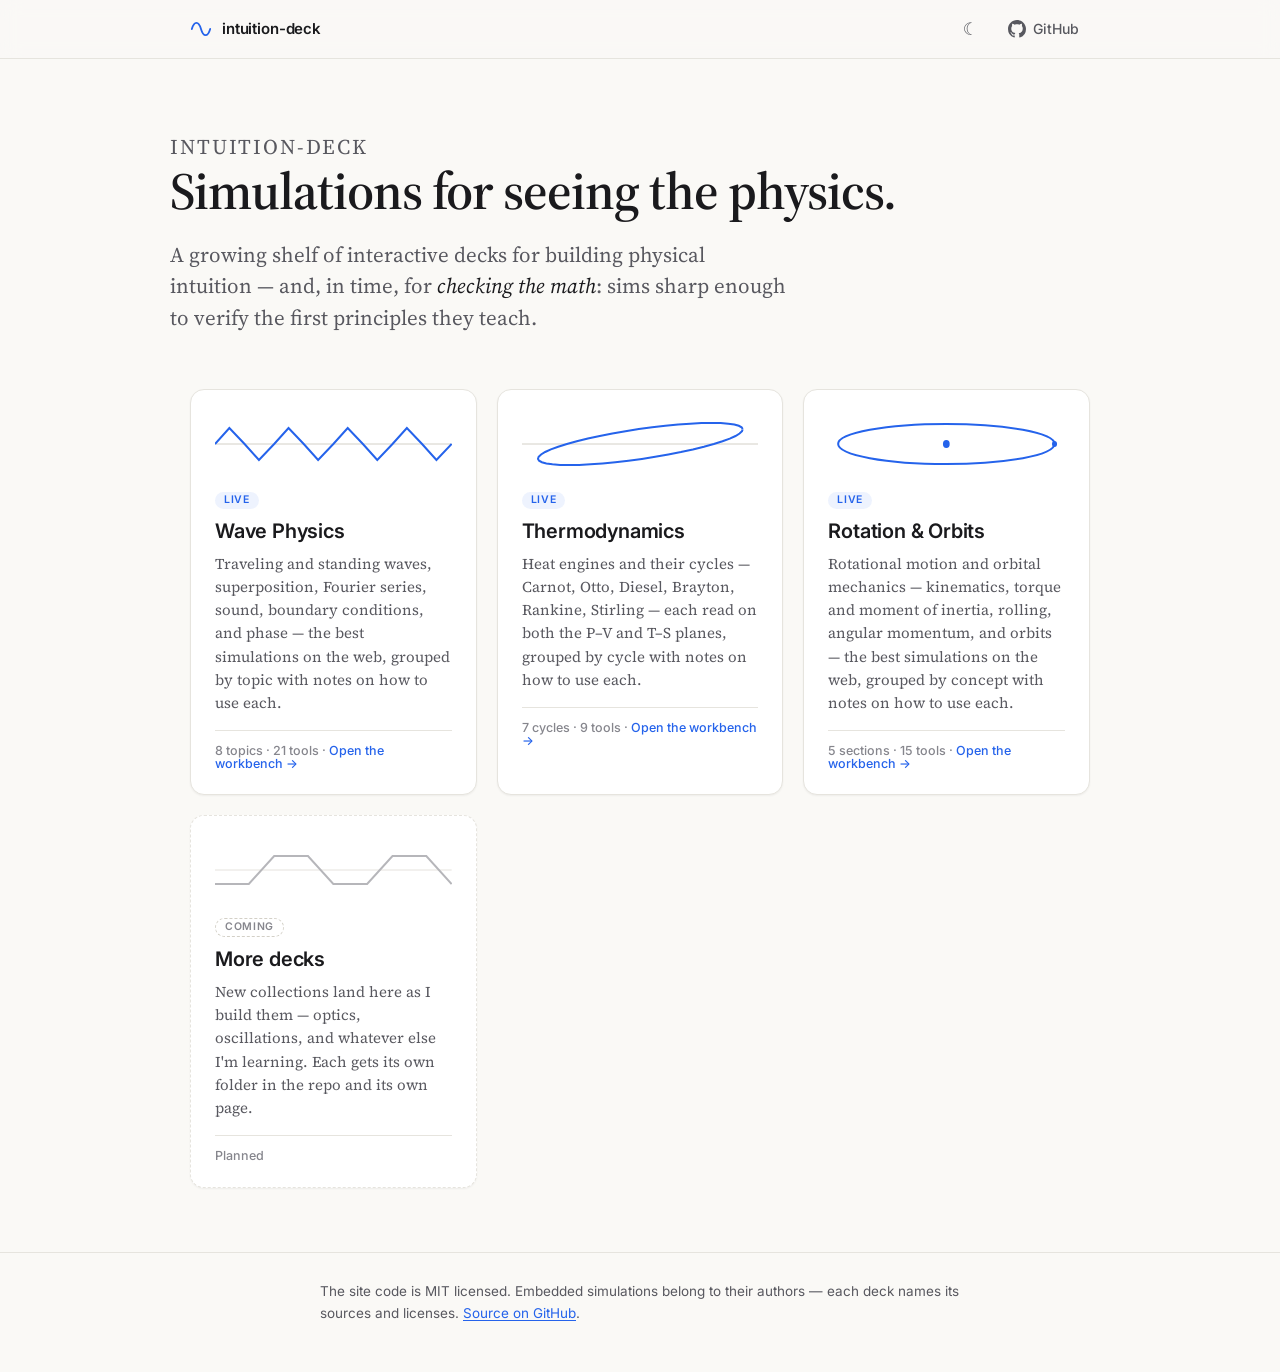
<file: index.html>
<!doctype html>
<html lang="en">
<head>
  <meta charset="utf-8">
  <meta name="viewport" content="width=device-width, initial-scale=1">
  <title>intuition-deck</title>
  <meta name="description" content="Interactive simulations for building physical intuition — and, over time, for checking the math behind it.">
  <meta name="color-scheme" content="light dark">
  <script>
    // Apply a saved theme before first paint. Shared key with the workbench, so the choice carries across.
    try {
      var saved = localStorage.getItem('wb-theme');
      if (saved === 'light' || saved === 'dark') document.documentElement.dataset.theme = saved;
    } catch (e) {}
  </script>
  <link rel="icon" href="data:image/svg+xml,%3Csvg xmlns='http://www.w3.org/2000/svg' viewBox='0 0 24 24'%3E%3Cpath d='M2 12C4.5 3 9.5 3 12 12s7.5 9 10 0' fill='none' stroke='%232563eb' stroke-width='2.4' stroke-linecap='round'/%3E%3C/svg%3E">
  <link rel="preconnect" href="https://fonts.googleapis.com">
  <link rel="preconnect" href="https://fonts.gstatic.com" crossorigin>
  <link rel="stylesheet" href="https://fonts.googleapis.com/css2?family=Fira+Code:wght@400;500&family=Inter:wght@400;500;600&family=Source+Serif+4:ital,opsz,wght@0,8..60,400;0,8..60,600;1,8..60,400&display=swap">
  <link rel="stylesheet" href="/assets/site.css">
</head>
<body>
  <header class="site-header">
    <div class="wrap site-header__inner">
      <a class="brand" href="/">
        <svg class="brand__mark" width="22" height="22" viewBox="0 0 24 24" aria-hidden="true"><path d="M2 12C4.5 3 9.5 3 12 12s7.5 9 10 0" fill="none" stroke="currentColor" stroke-width="2" stroke-linecap="round"/></svg>
        <span>intuition-deck</span>
      </a>
      <button class="icon-btn theme-toggle" id="theme-toggle" type="button" aria-label="Switch to dark theme">☾</button>
      <a class="icon-btn" href="https://github.com/aungkhnt/intuition-deck" target="_blank" rel="noopener noreferrer" aria-label="intuition-deck on GitHub">
        <svg width="18" height="18" viewBox="0 0 16 16" aria-hidden="true"><path fill="currentColor" d="M8 0c4.42 0 8 3.58 8 8a8.013 8.013 0 0 1-5.45 7.59c-.4.08-.55-.17-.55-.38 0-.27.01-1.13.01-2.2 0-.75-.25-1.23-.54-1.48 1.78-.2 3.65-.88 3.65-3.95 0-.88-.31-1.59-.82-2.15.08-.2.36-1.02-.08-2.12 0 0-.67-.22-2.2.82-.64-.18-1.32-.27-2-.27-.68 0-1.36.09-2 .27-1.53-1.03-2.2-.82-2.2-.82-.44 1.1-.16 1.92-.08 2.12-.51.56-.82 1.28-.82 2.15 0 3.06 1.86 3.75 3.64 3.95-.23.2-.44.55-.51 1.07-.46.21-1.61.55-2.33-.66-.15-.24-.6-.83-1.23-.82-.67.01-.27.38.01.53.34.19.73.9.82 1.13.16.45.68 1.31 2.69.94 0 .67.01 1.3.01 1.49 0 .21-.15.45-.55.38A7.995 7.995 0 0 1 0 8c0-4.42 3.58-8 8-8Z"/></svg>
        <span class="gh-label">GitHub</span>
      </a>
    </div>
  </header>

  <main>
    <section class="wrap hero">
      <p class="hero__kicker">intuition-deck</p>
      <h1>Simulations for seeing the physics.</h1>
      <p>A growing shelf of interactive decks for building physical intuition — and, in time, for <em>checking the math</em>: sims sharp enough to verify the first principles they teach.</p>
    </section>

    <section class="wrap" aria-label="Decks">
      <div class="decks">
        <a class="deck" href="/waves/">
          <svg class="deck__art" viewBox="0 0 280 60" preserveAspectRatio="none" aria-hidden="true">
            <line x1="0" y1="30" x2="280" y2="30" vector-effect="non-scaling-stroke"/>
            <polyline vector-effect="non-scaling-stroke" points="0,30 17,14 35,30 52,46 70,30 87,14 105,30 122,46 140,30 157,14 175,30 192,46 210,30 227,14 245,30 262,46 280,30"/>
          </svg>
          <span class="deck__status deck__status--live">Live</span>
          <h2>Wave Physics</h2>
          <p>Traveling and standing waves, superposition, Fourier series, sound, boundary conditions, and phase — the best simulations on the web, grouped by topic with notes on how to use each.</p>
          <div class="deck__meta">8 topics · 21 tools · <span class="deck__go">Open the workbench →</span></div>
        </a>

        <a class="deck" href="/thermo/">
          <svg class="deck__art" viewBox="0 0 280 60" preserveAspectRatio="none" aria-hidden="true">
            <line x1="0" y1="30" x2="280" y2="30" vector-effect="non-scaling-stroke"/>
            <polyline vector-effect="non-scaling-stroke" points="261.1,15.1 260.3,17.2 257.4,19.5 252.6,22.0 245.8,24.6 237.2,27.3 226.9,30.0 215.2,32.8 202.1,35.5 188.0,38.1 173.1,40.5 157.6,42.8 141.8,44.9 126.0,46.7 110.4,48.2 95.3,49.4 81.0,50.3 67.7,50.9 55.7,51.0 45.0,50.9 36.0,50.3 28.8,49.4 23.5,48.2 20.2,46.7 18.9,44.9 19.7,42.8 22.6,40.5 27.4,38.0 34.2,35.4 42.8,32.7 53.1,30.0 64.8,27.2 77.9,24.5 92.0,21.9 106.9,19.5 122.4,17.2 138.2,15.1 154.0,13.3 169.6,11.8 184.7,10.6 199.0,9.7 212.3,9.1 224.3,9.0 235.0,9.1 244.0,9.7 251.2,10.6 256.5,11.8 259.8,13.3 261.1,15.1"/>
          </svg>
          <span class="deck__status deck__status--live">Live</span>
          <h2>Thermodynamics</h2>
          <p>Heat engines and their cycles — Carnot, Otto, Diesel, Brayton, Rankine, Stirling — each read on both the P–V and T–S planes, grouped by cycle with notes on how to use each.</p>
          <div class="deck__meta">7 cycles · 9 tools · <span class="deck__go">Open the workbench →</span></div>
        </a>

        <a class="deck" href="/rotation/">
          <svg class="deck__art" viewBox="0 0 280 60" preserveAspectRatio="none" aria-hidden="true">
            <ellipse cx="140" cy="30" rx="128" ry="20" fill="none" stroke="currentColor" stroke-width="2" vector-effect="non-scaling-stroke"/>
            <circle cx="140" cy="30" r="4" fill="currentColor"/>
            <circle cx="268" cy="30" r="3" fill="currentColor"/>
          </svg>
          <span class="deck__status deck__status--live">Live</span>
          <h2>Rotation &amp; Orbits</h2>
          <p>Rotational motion and orbital mechanics — kinematics, torque and moment of inertia, rolling, angular momentum, and orbits — the best simulations on the web, grouped by concept with notes on how to use each.</p>
          <div class="deck__meta">5 sections · 15 tools · <span class="deck__go">Open the workbench →</span></div>
        </a>

        <div class="deck deck--soon">
          <svg class="deck__art" viewBox="0 0 280 60" preserveAspectRatio="none" aria-hidden="true">
            <line x1="0" y1="30" x2="280" y2="30" vector-effect="non-scaling-stroke"/>
            <polyline vector-effect="non-scaling-stroke" points="0,44 40,44 70,16 110,16 140,44 180,44 210,16 250,16 280,44"/>
          </svg>
          <span class="deck__status deck__status--soon">Coming</span>
          <h2>More decks</h2>
          <p>New collections land here as I build them — optics, oscillations, and whatever else I'm learning. Each gets its own folder in the repo and its own page.</p>
          <div class="deck__meta">Planned</div>
        </div>
      </div>
    </section>
  </main>

  <footer class="site-footer">
    <div class="wrap">
      <p>The site code is MIT licensed. Embedded simulations belong to their authors — each deck names its sources and licenses. <a href="https://github.com/aungkhnt/intuition-deck" target="_blank" rel="noopener noreferrer">Source on GitHub</a>.</p>
    </div>
  </footer>

  <script>
    (() => {
      const root = document.documentElement;
      const btn = document.getElementById('theme-toggle');
      const dark = () => (root.dataset.theme || (matchMedia('(prefers-color-scheme: dark)').matches ? 'dark' : 'light')) === 'dark';
      const paint = () => {
        const isDark = dark();
        btn.textContent = isDark ? '☀︎' : '☾';
        btn.setAttribute('aria-label', isDark ? 'Switch to light theme' : 'Switch to dark theme');
      };
      btn.addEventListener('click', () => {
        const next = dark() ? 'light' : 'dark';
        const system = matchMedia('(prefers-color-scheme: dark)').matches ? 'dark' : 'light';
        try {
          if (next === system) { delete root.dataset.theme; localStorage.removeItem('wb-theme'); }
          else { root.dataset.theme = next; localStorage.setItem('wb-theme', next); }
        } catch (e) { root.dataset.theme = next; }
        paint();
      });
      matchMedia('(prefers-color-scheme: dark)').addEventListener('change', paint);
      paint();
    })();
  </script>
</body>
</html>
</file>
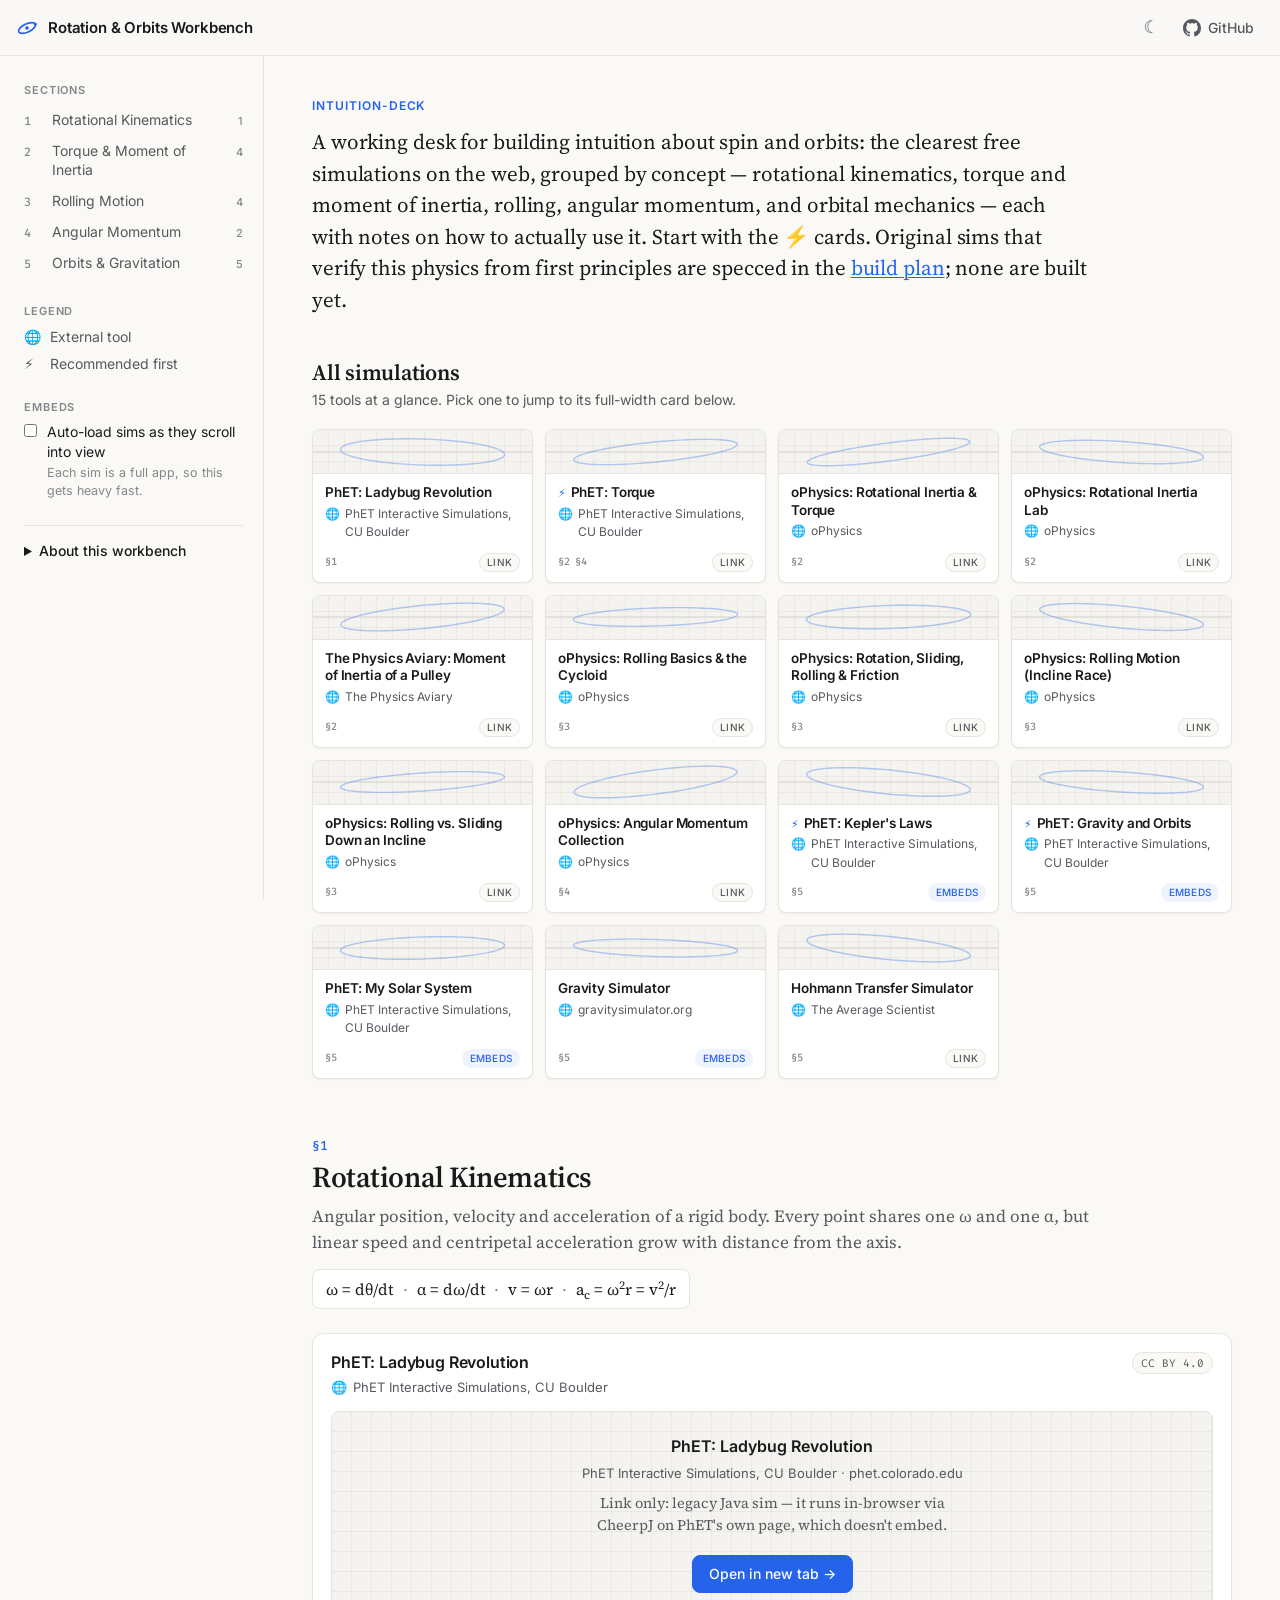
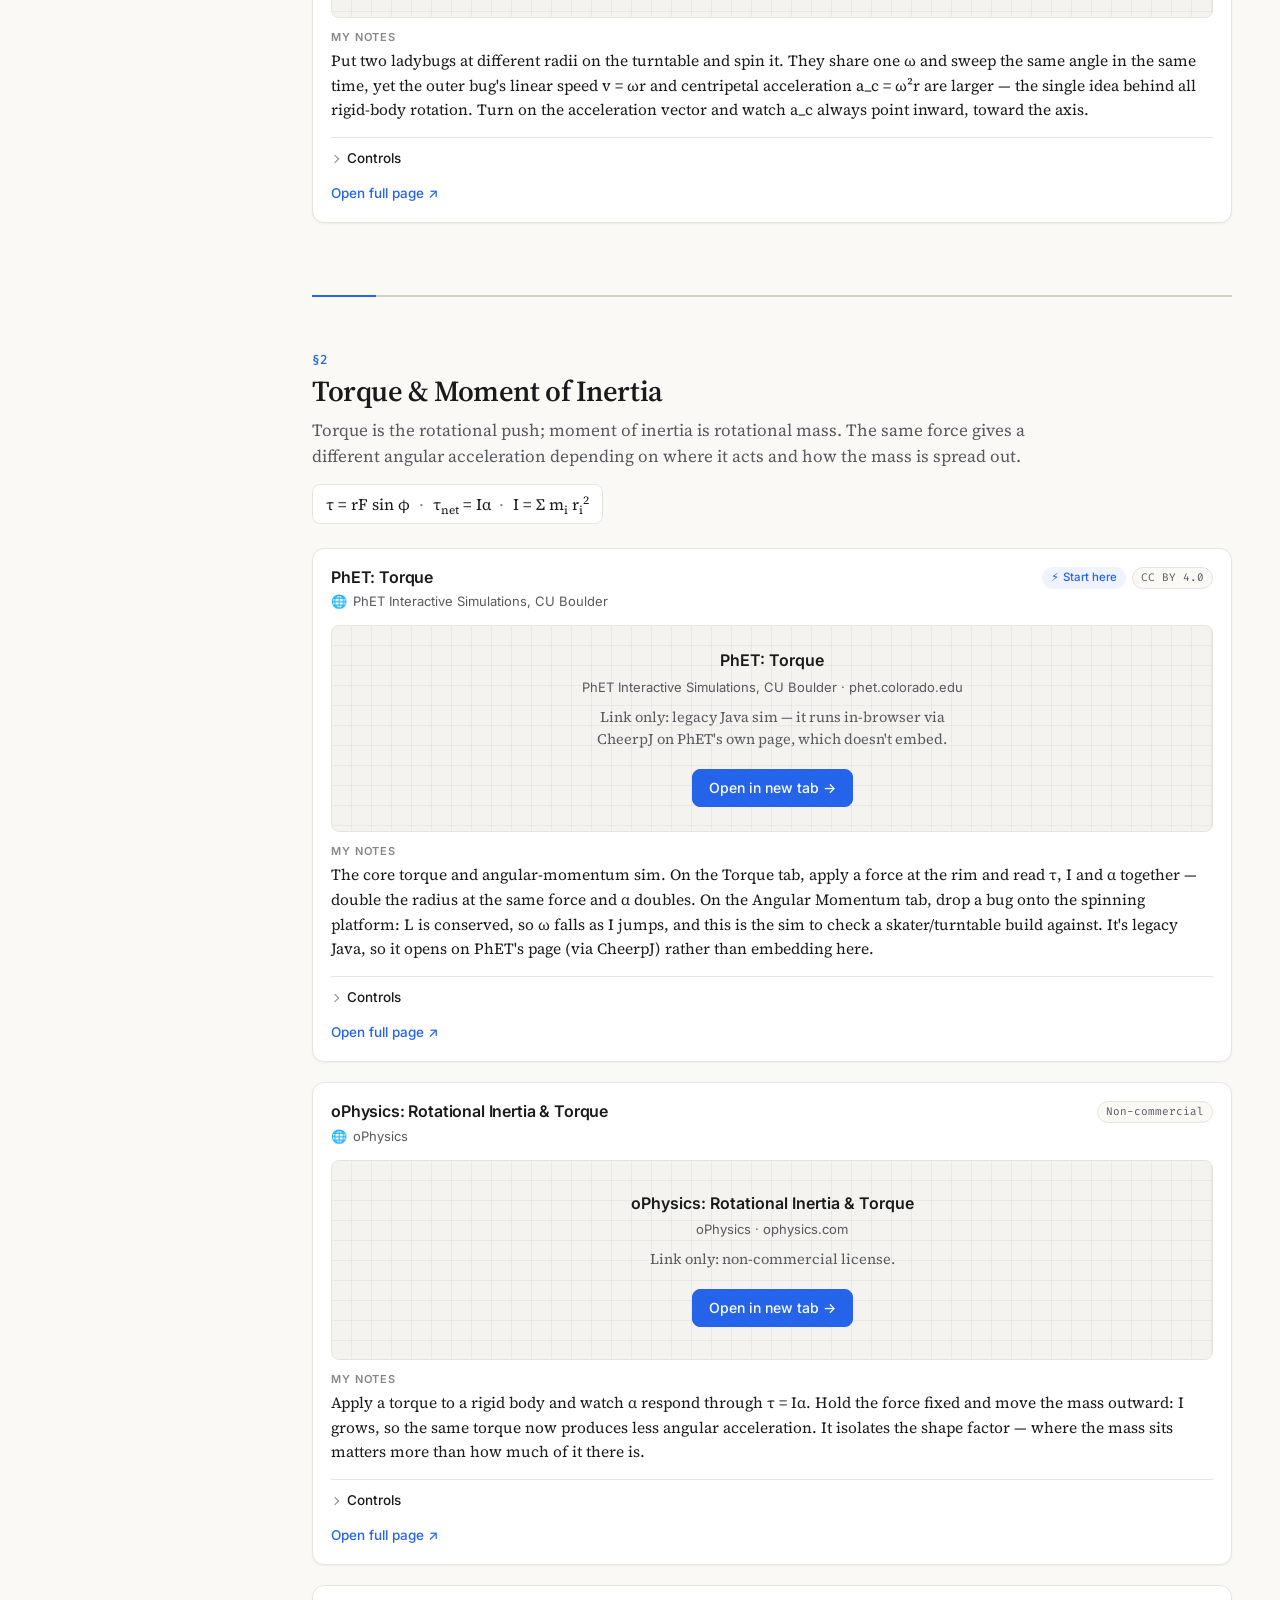
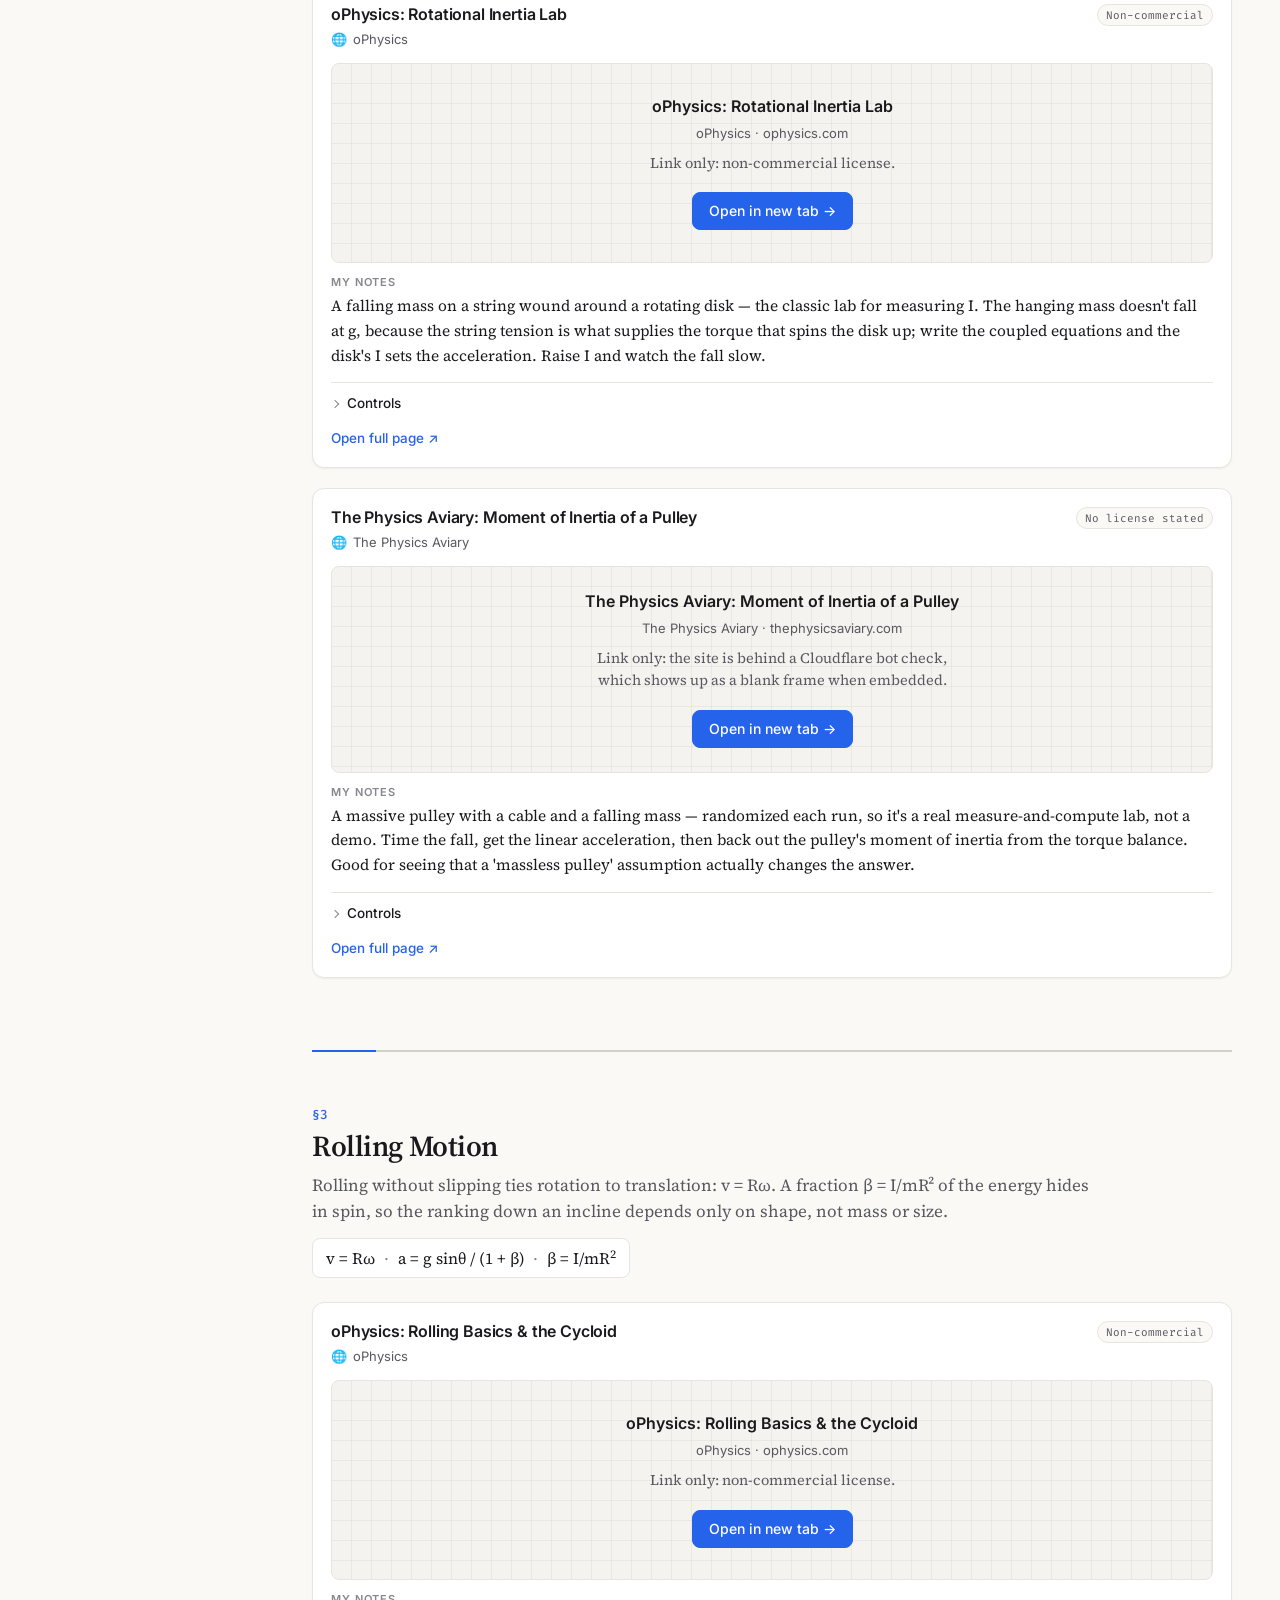
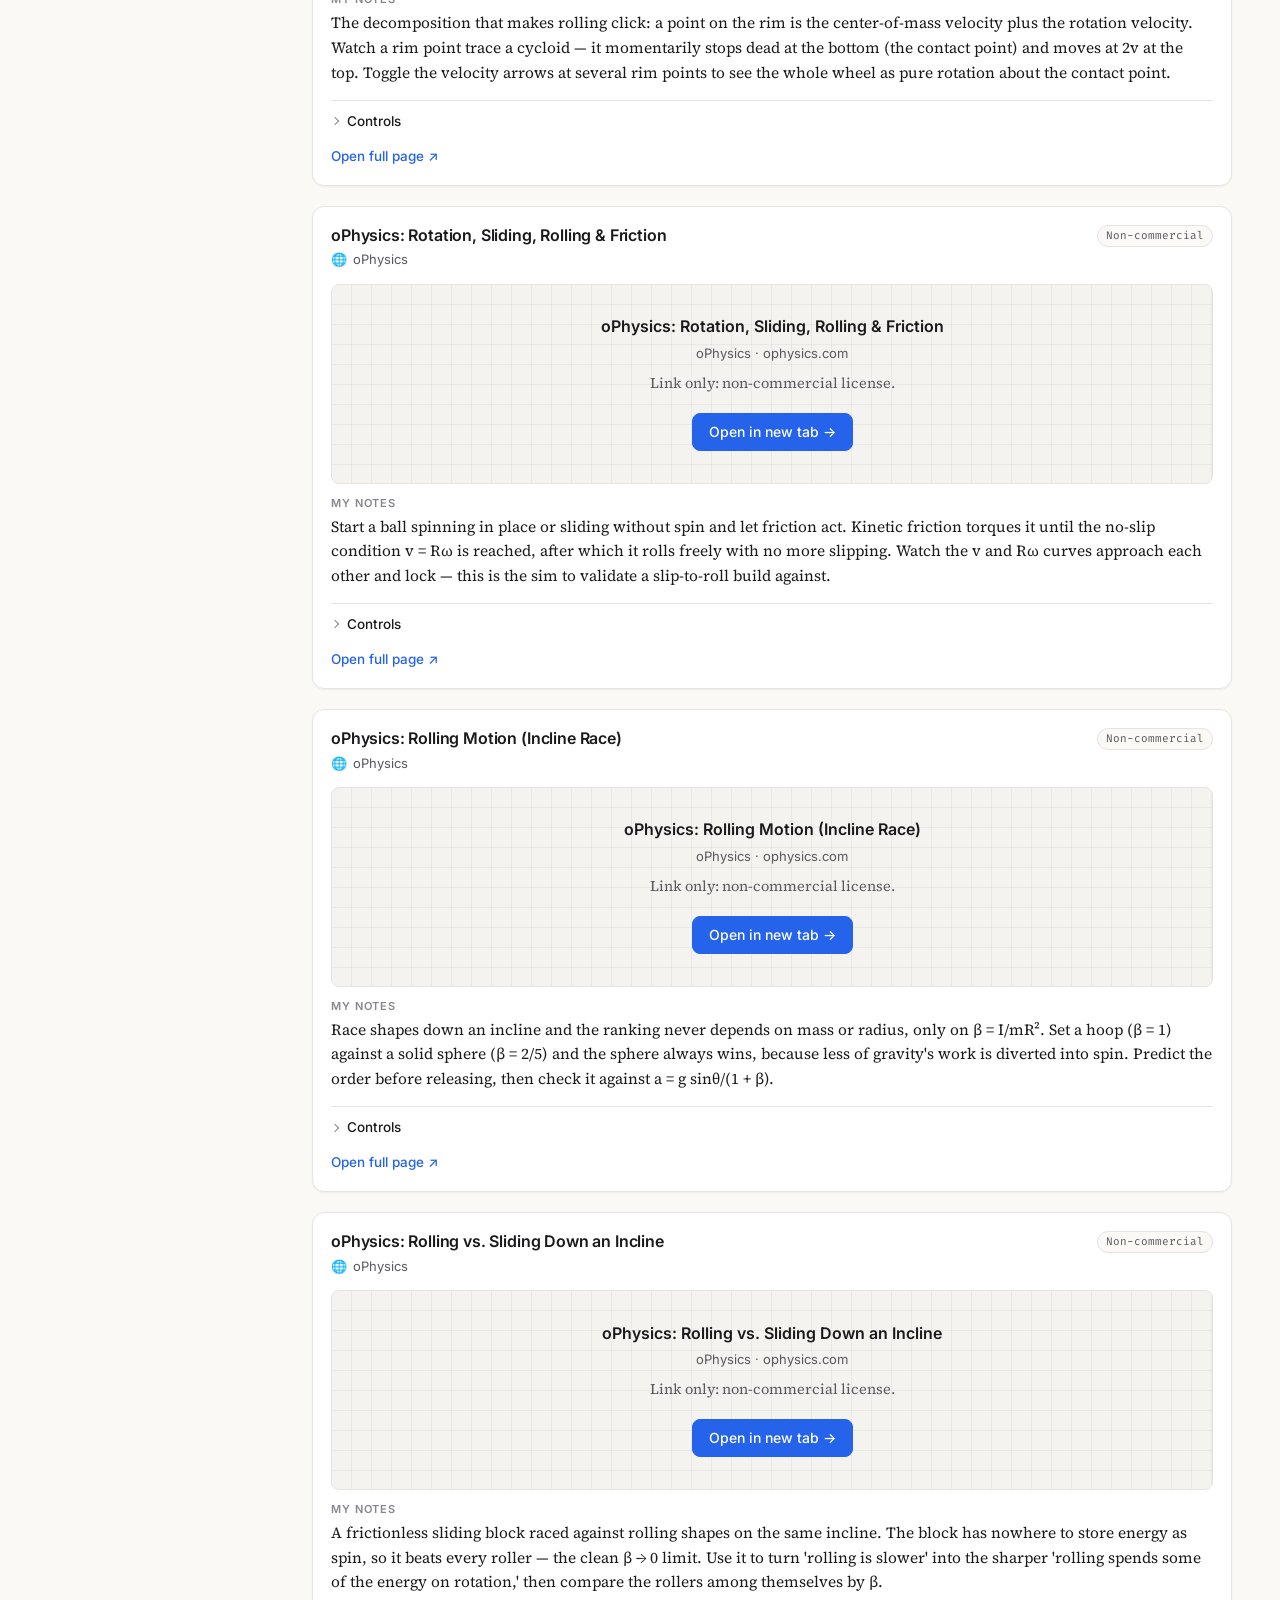
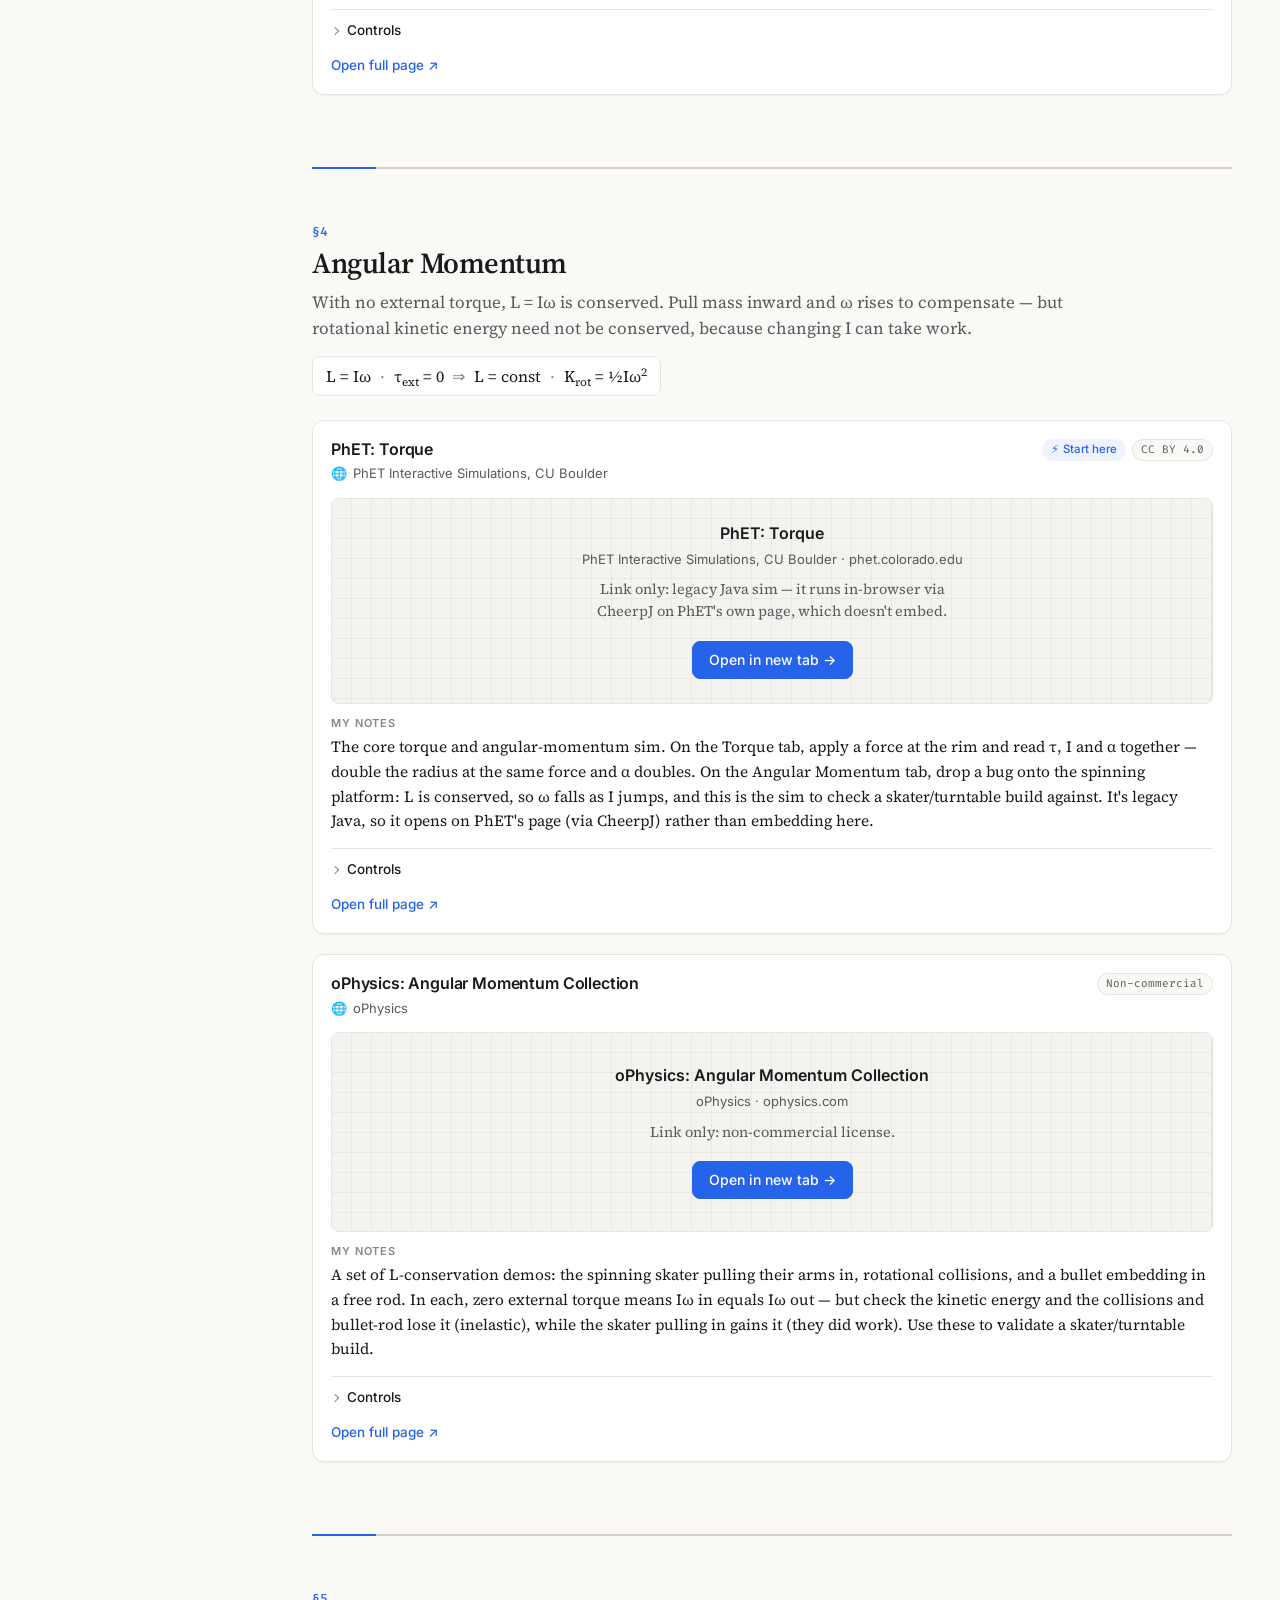
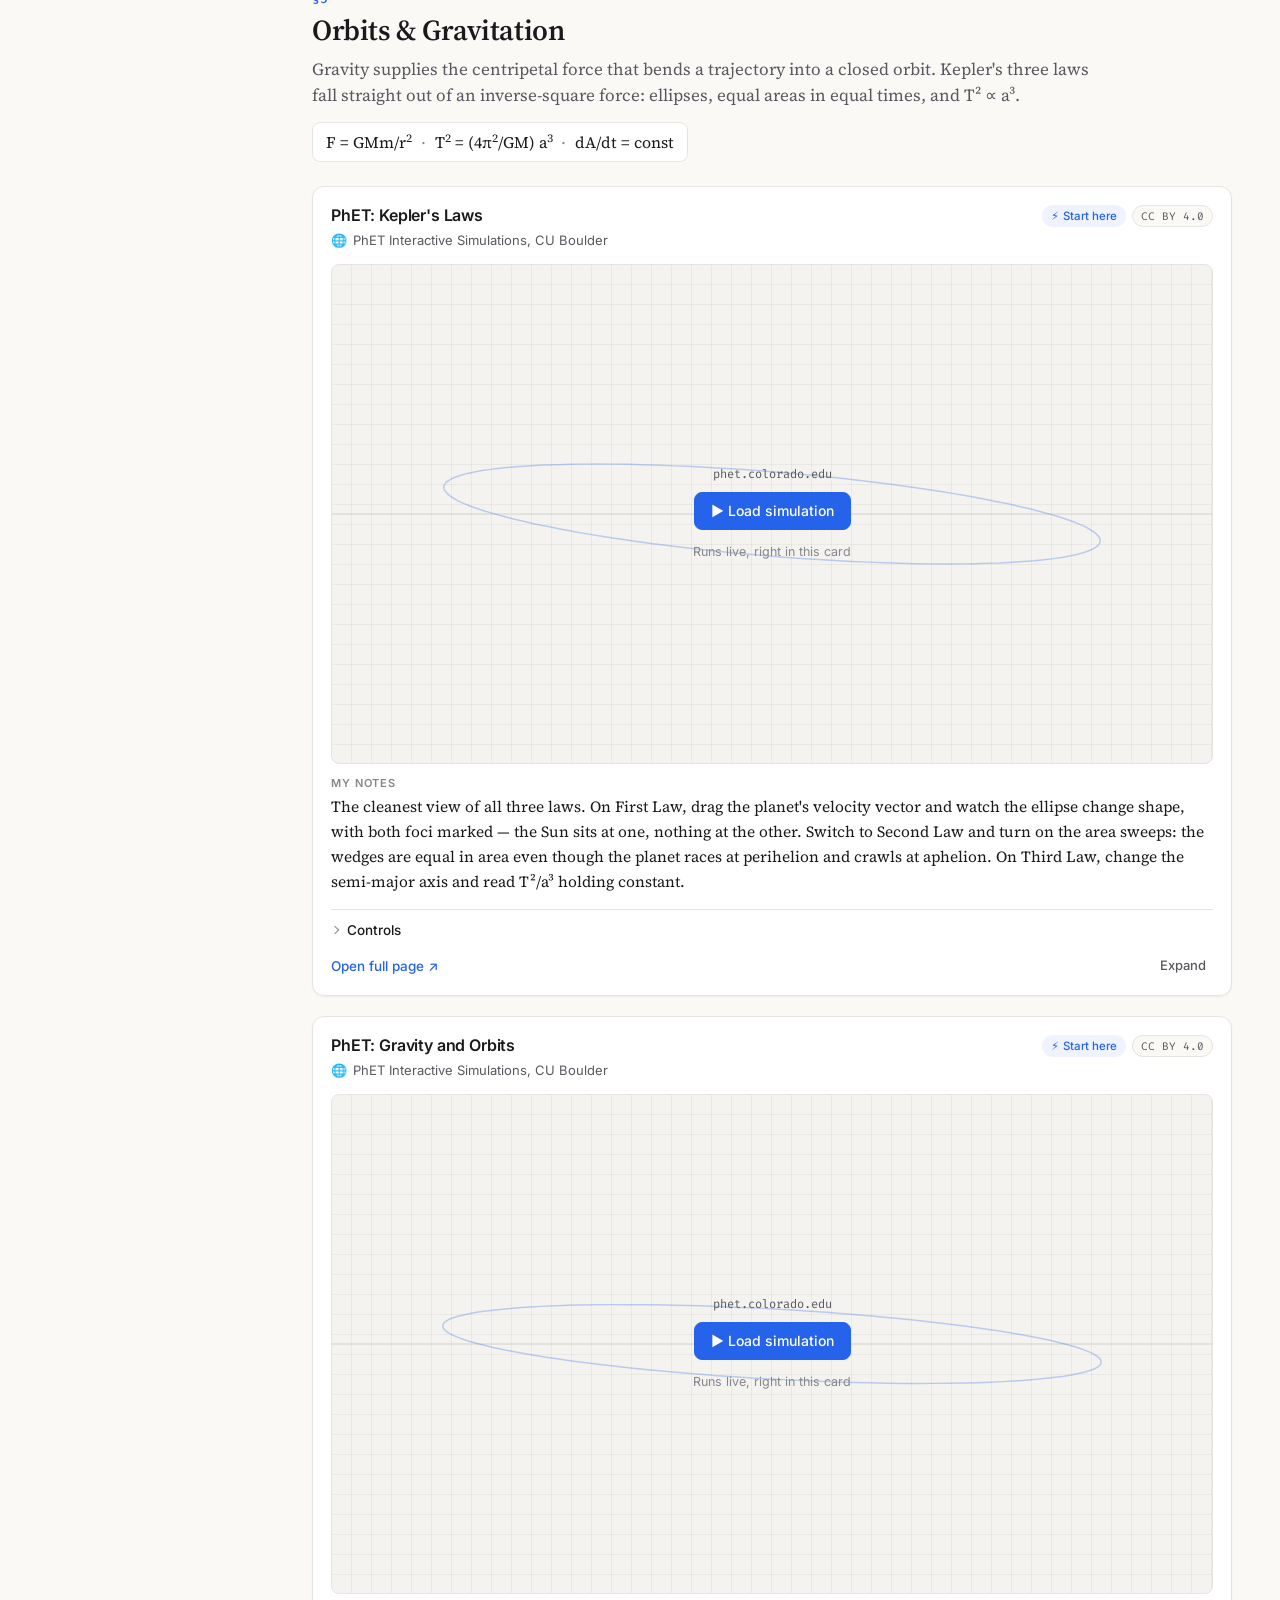
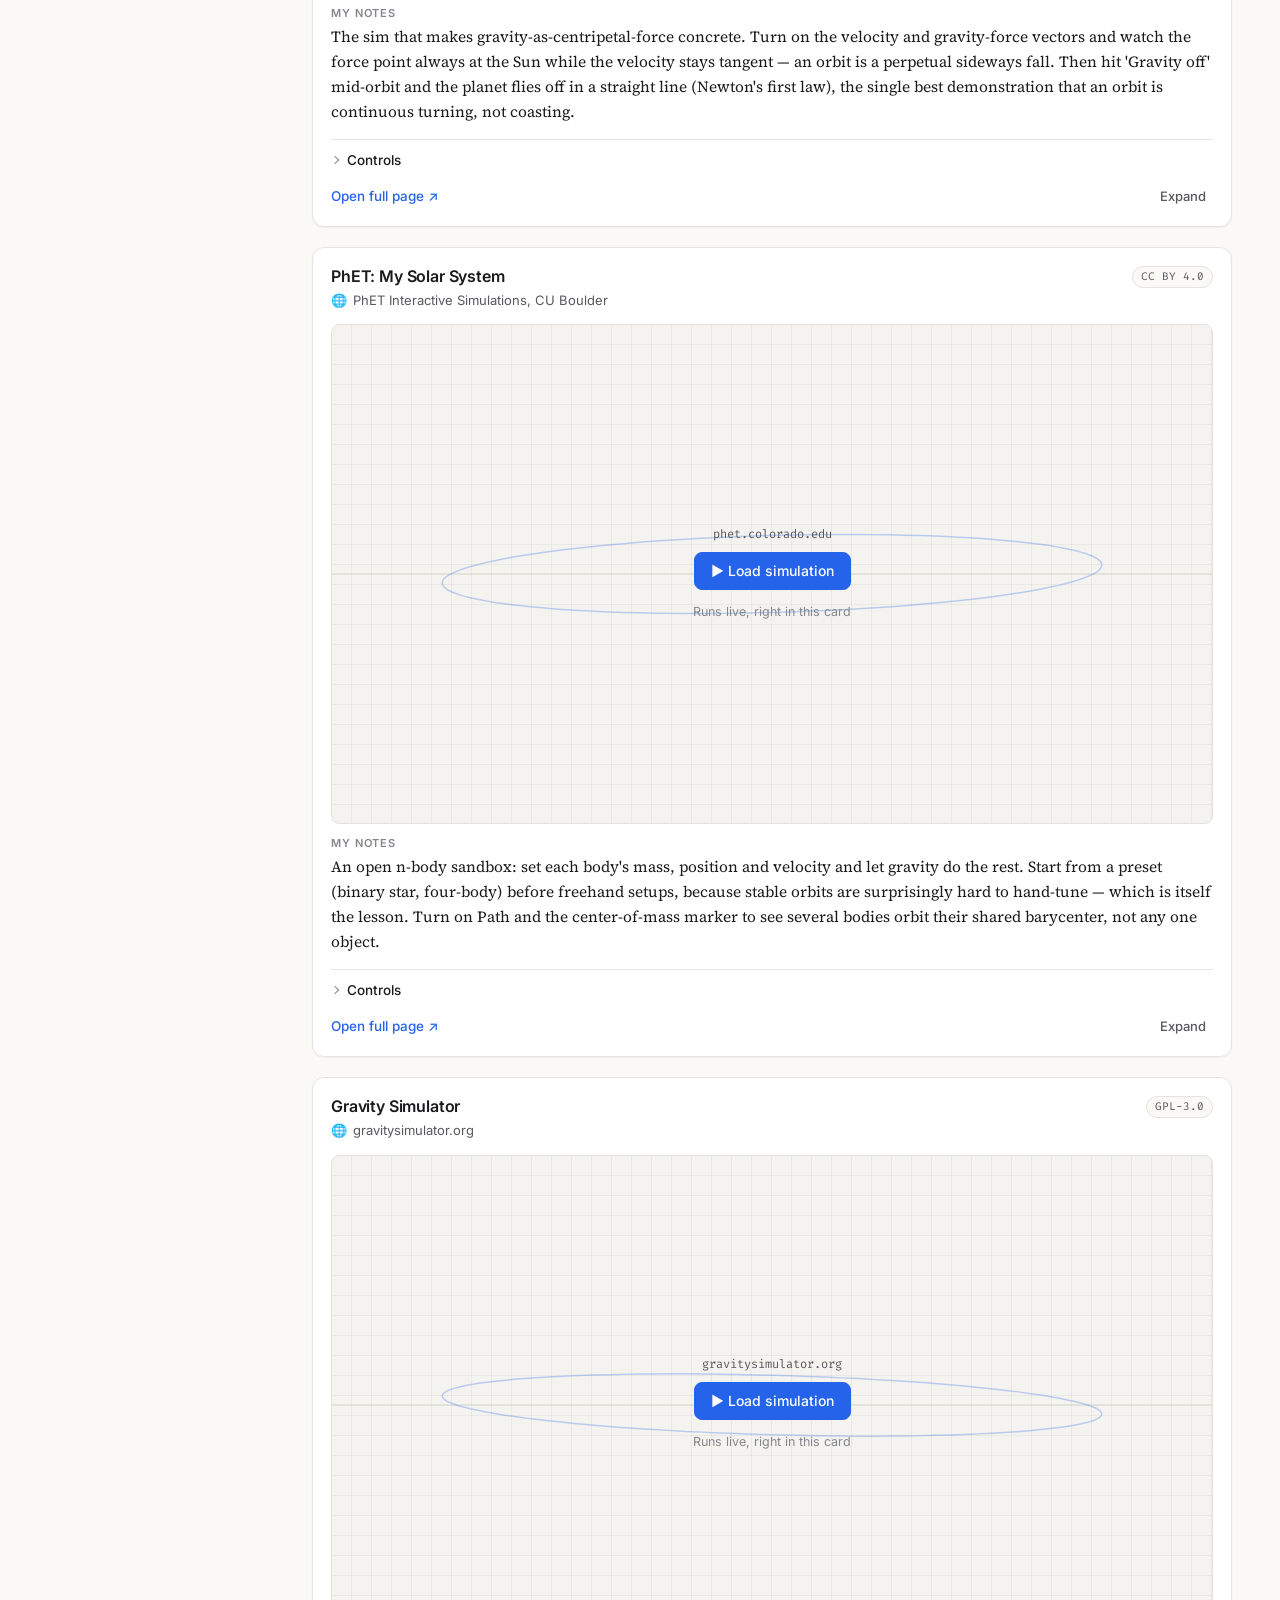
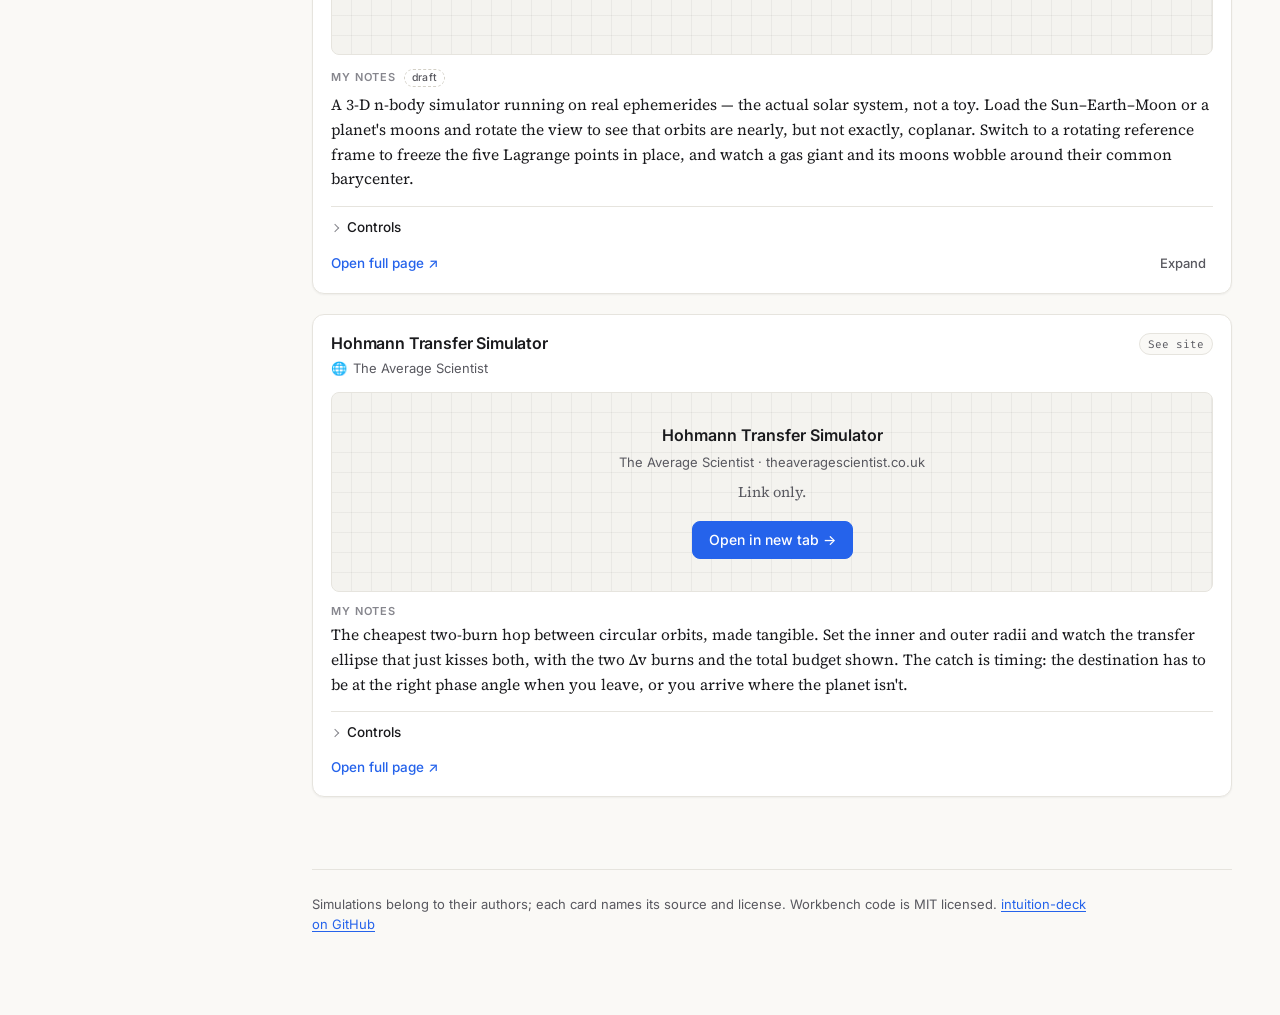
<file: rotation/index.html>
<!doctype html>
<html lang="en" data-motif="loop">
<head>
  <meta charset="utf-8">
  <meta name="viewport" content="width=device-width, initial-scale=1">
  <title>Rotational Motion &amp; Orbital Mechanics</title>
  <meta name="description" content="Rotation and orbital-mechanics simulations — rotational kinematics, torque and moment of inertia, rolling, angular momentum, and orbits — from PhET, oPhysics, The Physics Aviary and others, grouped by concept with notes on how to use each. Part of intuition-deck.">
  <meta name="color-scheme" content="light dark">
  <script>
    // Apply a saved theme before first paint so the page never flashes the wrong one.
    try {
      var saved = localStorage.getItem('wb-theme');
      if (saved === 'light' || saved === 'dark') document.documentElement.dataset.theme = saved;
    } catch (e) {}
  </script>
  <link rel="icon" href="data:image/svg+xml,%3Csvg xmlns='http://www.w3.org/2000/svg' viewBox='0 0 24 24'%3E%3Cellipse cx='12' cy='12' rx='10' ry='4.5' transform='rotate(-25 12 12)' fill='none' stroke='%232563eb' stroke-width='1.8'/%3E%3Ccircle cx='12' cy='12' r='2' fill='%232563eb'/%3E%3Ccircle cx='21.1' cy='7.8' r='1.7' fill='%232563eb'/%3E%3C/svg%3E">
  <link rel="preconnect" href="https://fonts.googleapis.com">
  <link rel="preconnect" href="https://fonts.gstatic.com" crossorigin>
  <link rel="stylesheet" href="https://fonts.googleapis.com/css2?family=Fira+Code:wght@400;500&family=Inter:wght@400;500;600&family=Source+Serif+4:ital,opsz,wght@0,8..60,400;0,8..60,600;1,8..60,400&display=swap">
  <link rel="stylesheet" href="assets/workbench.css">
  <script src="assets/workbench.js" defer></script>
</head>
<body id="top">
  <a class="skip-link" href="#main">Skip to content</a>

  <header class="site-header">
    <button class="icon-btn menu-btn" type="button" aria-controls="sidebar" aria-expanded="false" aria-label="Open sections menu">
      <svg width="20" height="20" viewBox="0 0 20 20" aria-hidden="true"><path d="M3 5.5h14M3 10h14M3 14.5h14" fill="none" stroke="currentColor" stroke-width="1.6" stroke-linecap="round"/></svg>
    </button>
    <a class="brand" href="#top">
      <svg class="brand__mark" width="22" height="22" viewBox="0 0 24 24" aria-hidden="true"><ellipse cx="12" cy="12" rx="10" ry="4.5" transform="rotate(-25 12 12)" fill="none" stroke="currentColor" stroke-width="1.8"/><circle cx="12" cy="12" r="2" fill="currentColor"/><circle cx="21.1" cy="7.8" r="1.6" fill="currentColor"/></svg>
      <span>Rotation &amp; Orbits Workbench</span>
    </a>
    <div class="header-actions">
      <button class="icon-btn theme-toggle" id="theme-toggle" type="button" aria-label="Switch to dark theme">☾</button>
      <a class="icon-btn" href="https://github.com/aungkhnt/intuition-deck" target="_blank" rel="noopener noreferrer" aria-label="intuition-deck on GitHub">
        <svg width="18" height="18" viewBox="0 0 16 16" aria-hidden="true"><path fill="currentColor" d="M8 0c4.42 0 8 3.58 8 8a8.013 8.013 0 0 1-5.45 7.59c-.4.08-.55-.17-.55-.38 0-.27.01-1.13.01-2.2 0-.75-.25-1.23-.54-1.48 1.78-.2 3.65-.88 3.65-3.95 0-.88-.31-1.59-.82-2.15.08-.2.36-1.02-.08-2.12 0 0-.67-.22-2.2.82-.64-.18-1.32-.27-2-.27-.68 0-1.36.09-2 .27-1.53-1.03-2.2-.82-2.2-.82-.44 1.1-.16 1.92-.08 2.12-.51.56-.82 1.28-.82 2.15 0 3.06 1.86 3.75 3.64 3.95-.23.2-.44.55-.51 1.07-.46.21-1.61.55-2.33-.66-.15-.24-.6-.83-1.23-.82-.67.01-.27.38.01.53.34.19.73.9.82 1.13.16.45.68 1.31 2.69.94 0 .67.01 1.3.01 1.49 0 .21-.15.45-.55.38A7.995 7.995 0 0 1 0 8c0-4.42 3.58-8 8-8Z"/></svg>
        <span class="gh-label">GitHub</span>
      </a>
    </div>
  </header>

  <div class="layout">
    <aside class="sidebar" id="sidebar" aria-label="Workbench">
      <div class="sidebar__inner">
        <nav aria-labelledby="toc-label">
          <p class="sidebar__label" id="toc-label">Sections</p>
          <ol class="toc" id="toc"></ol>
        </nav>

        <p class="sidebar__label">Legend</p>
        <ul class="legend">
          <li><span aria-hidden="true">🌐</span> External tool</li>
          <li><span aria-hidden="true">⚡</span> Recommended first</li>
        </ul>

        <p class="sidebar__label">Embeds</p>
        <label class="setting">
          <input type="checkbox" id="autoload">
          <span>Auto-load sims as they scroll into view<small>Each sim is a full app, so this gets heavy fast.</small></span>
        </label>

        <details class="about">
          <summary>About this workbench</summary>
          <p>This workbench embeds and links to educational simulations from PhET, oPhysics, The Physics Aviary, Gravity Simulator, and others. All rights to the linked and embedded content belong to their respective authors. See each tool's card for source attribution and license.</p>
          <p>Original sims to verify this physics are specced in the <a href="../docs/rotation-core-sims-plan.md">build plan</a>; none are built yet. The workbench code is MIT licensed and lives in <a href="https://github.com/aungkhnt/intuition-deck" target="_blank" rel="noopener noreferrer">intuition-deck</a>.</p>
        </details>
      </div>
    </aside>

    <main class="main" id="main" tabindex="-1">
      <div class="main__inner">
        <section class="intro" aria-labelledby="page-title">
          <p class="intro__kicker">intuition-deck</p>
          <h1 class="sr-only" id="page-title">Rotational Motion &amp; Orbital Mechanics</h1>
          <p class="lede">A working desk for building intuition about spin and orbits: the clearest free simulations on the web, grouped by concept — rotational kinematics, torque and moment of inertia, rolling, angular momentum, and orbital mechanics — each with notes on how to actually use it. Start with the ⚡ cards. Original sims that verify this physics from first principles are specced in the <a href="../docs/rotation-core-sims-plan.md">build plan</a>; none are built yet.</p>
        </section>

        <div id="gallery"></div>

        <div id="topics"></div>

        <noscript>
          <div class="notice"><p>This page builds its sections from <a href="tools.json">tools.json</a> with JavaScript. Turn JavaScript on to see the simulations.</p></div>
        </noscript>

        <footer class="site-footer">
          <p>Simulations belong to their authors; each card names its source and license. Workbench code is MIT licensed. <a href="https://github.com/aungkhnt/intuition-deck" target="_blank" rel="noopener noreferrer">intuition-deck on GitHub</a></p>
          <p id="file-mode-note" hidden>Opened from disk, so this page is reading <code>tools.js</code>. After editing <code>tools.json</code>, run <code>node scripts/sync-data.mjs</code> and reload.</p>
        </footer>
      </div>
    </main>
  </div>
</body>
</html>
</file>
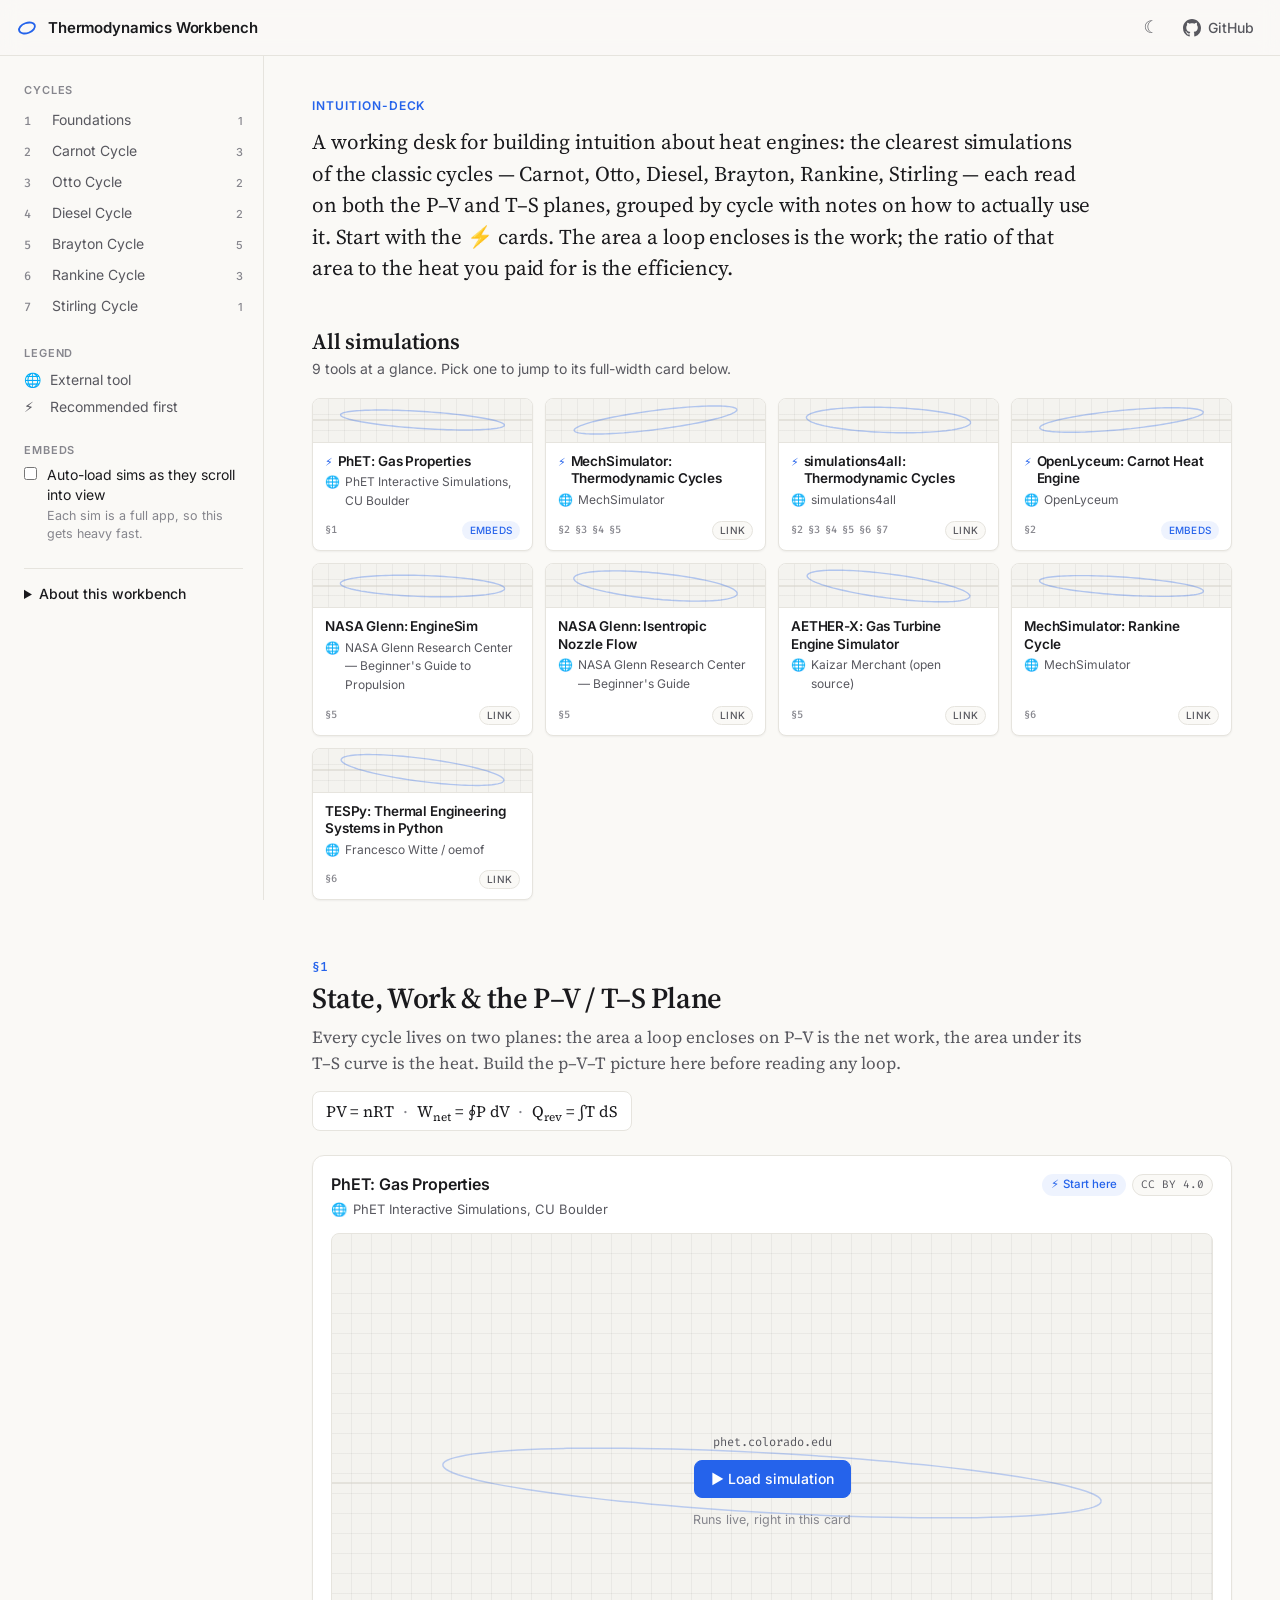
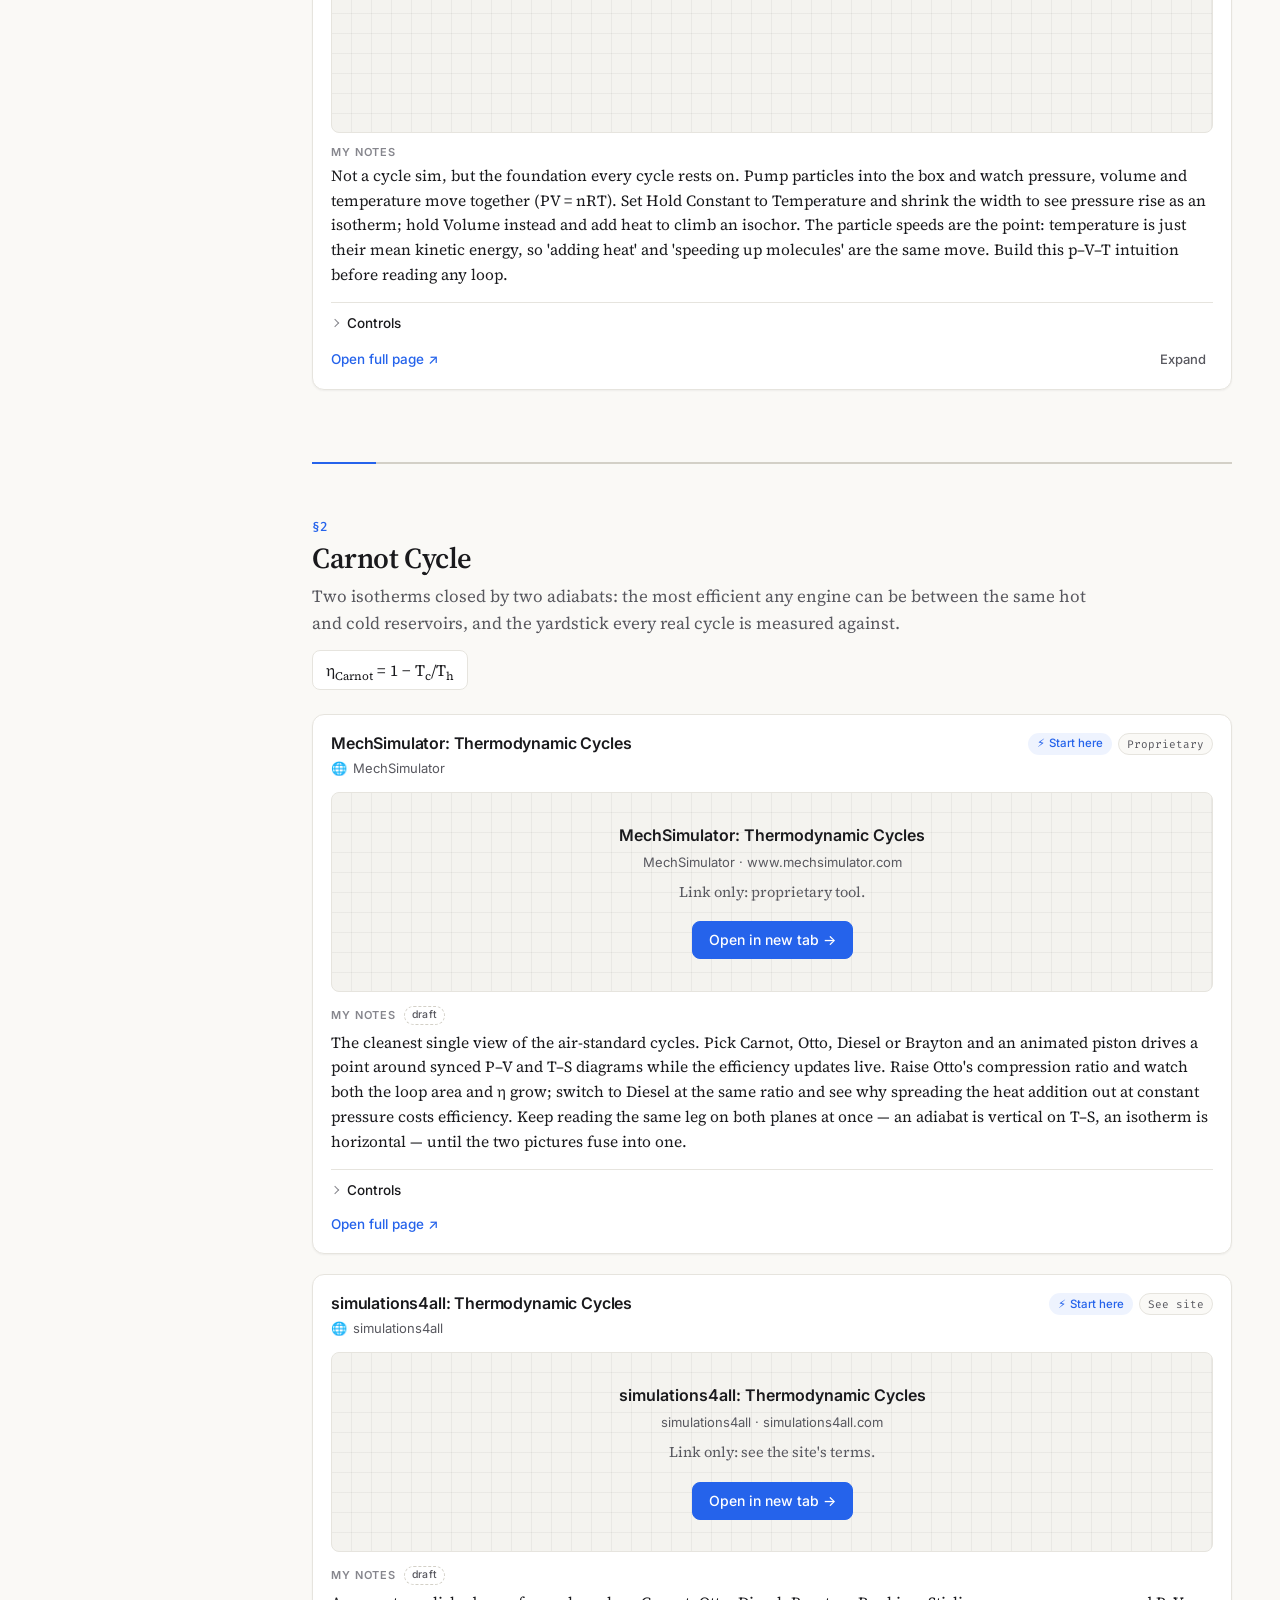
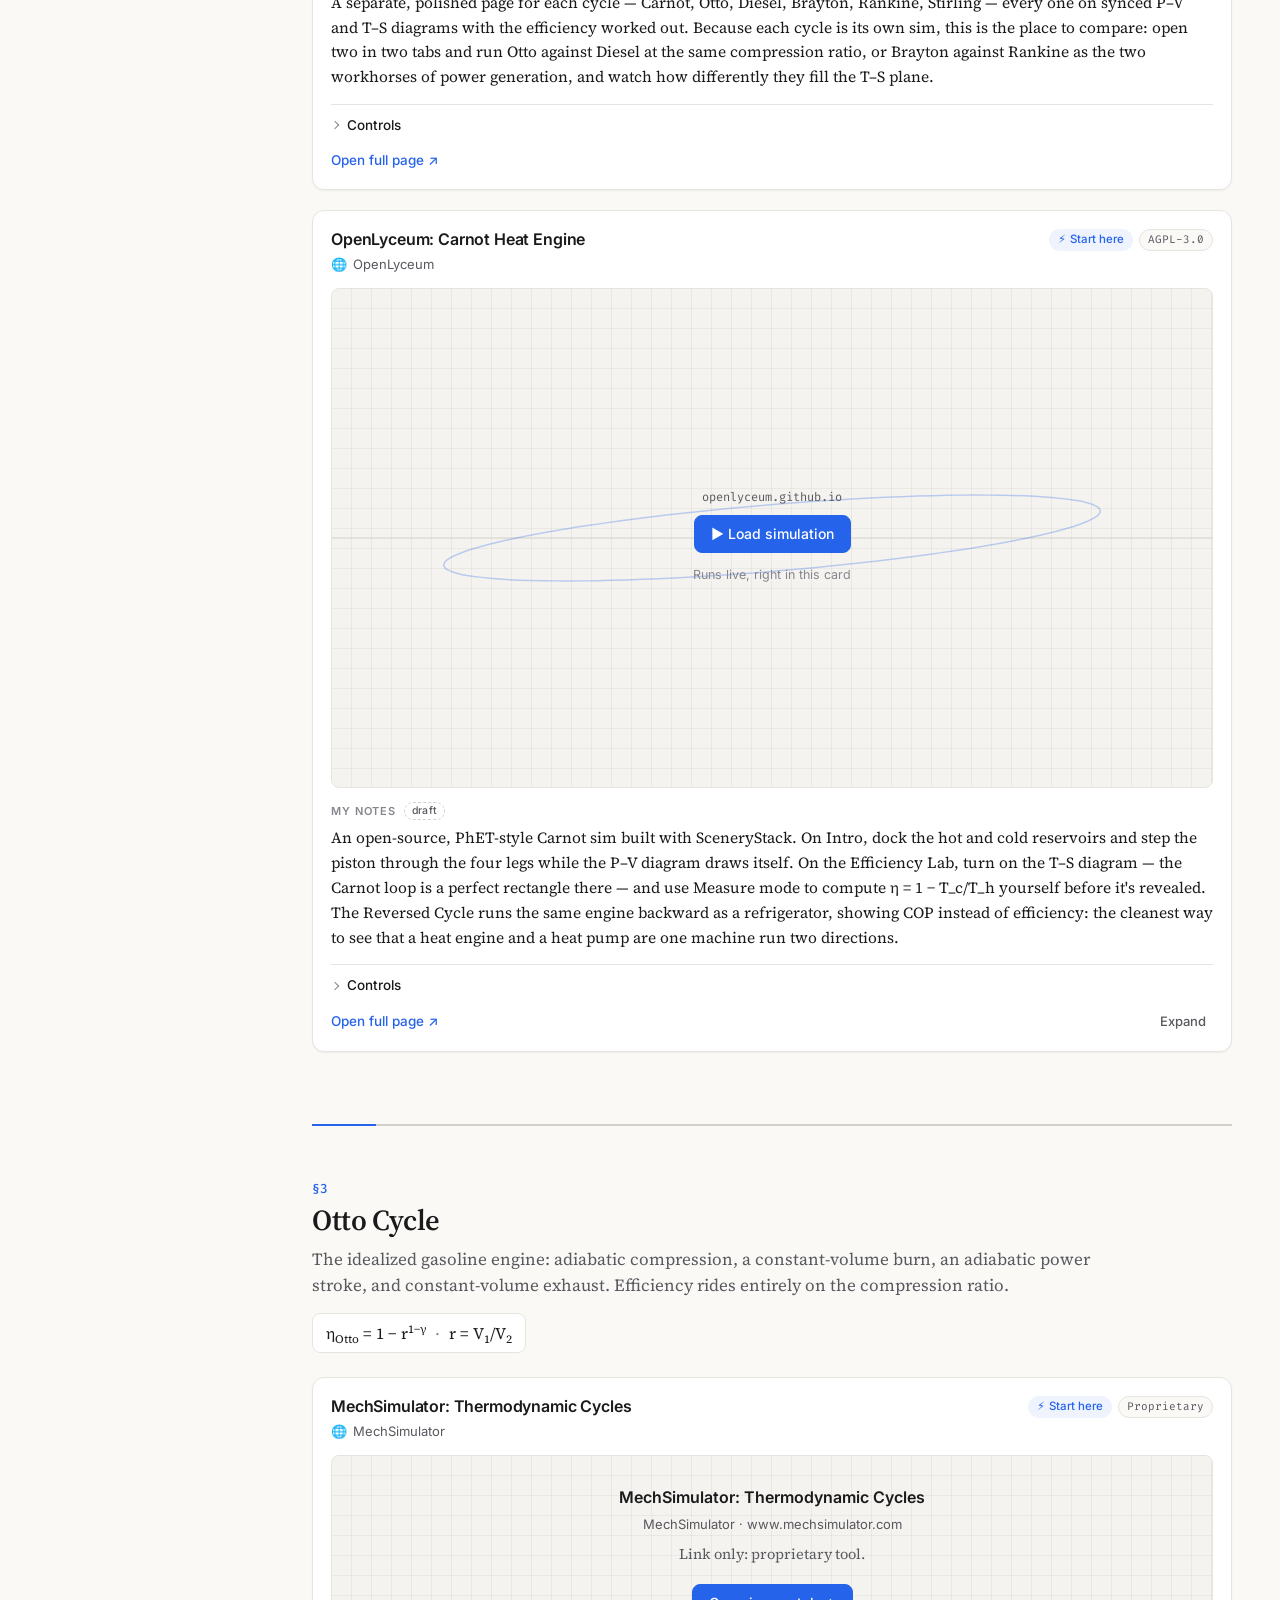
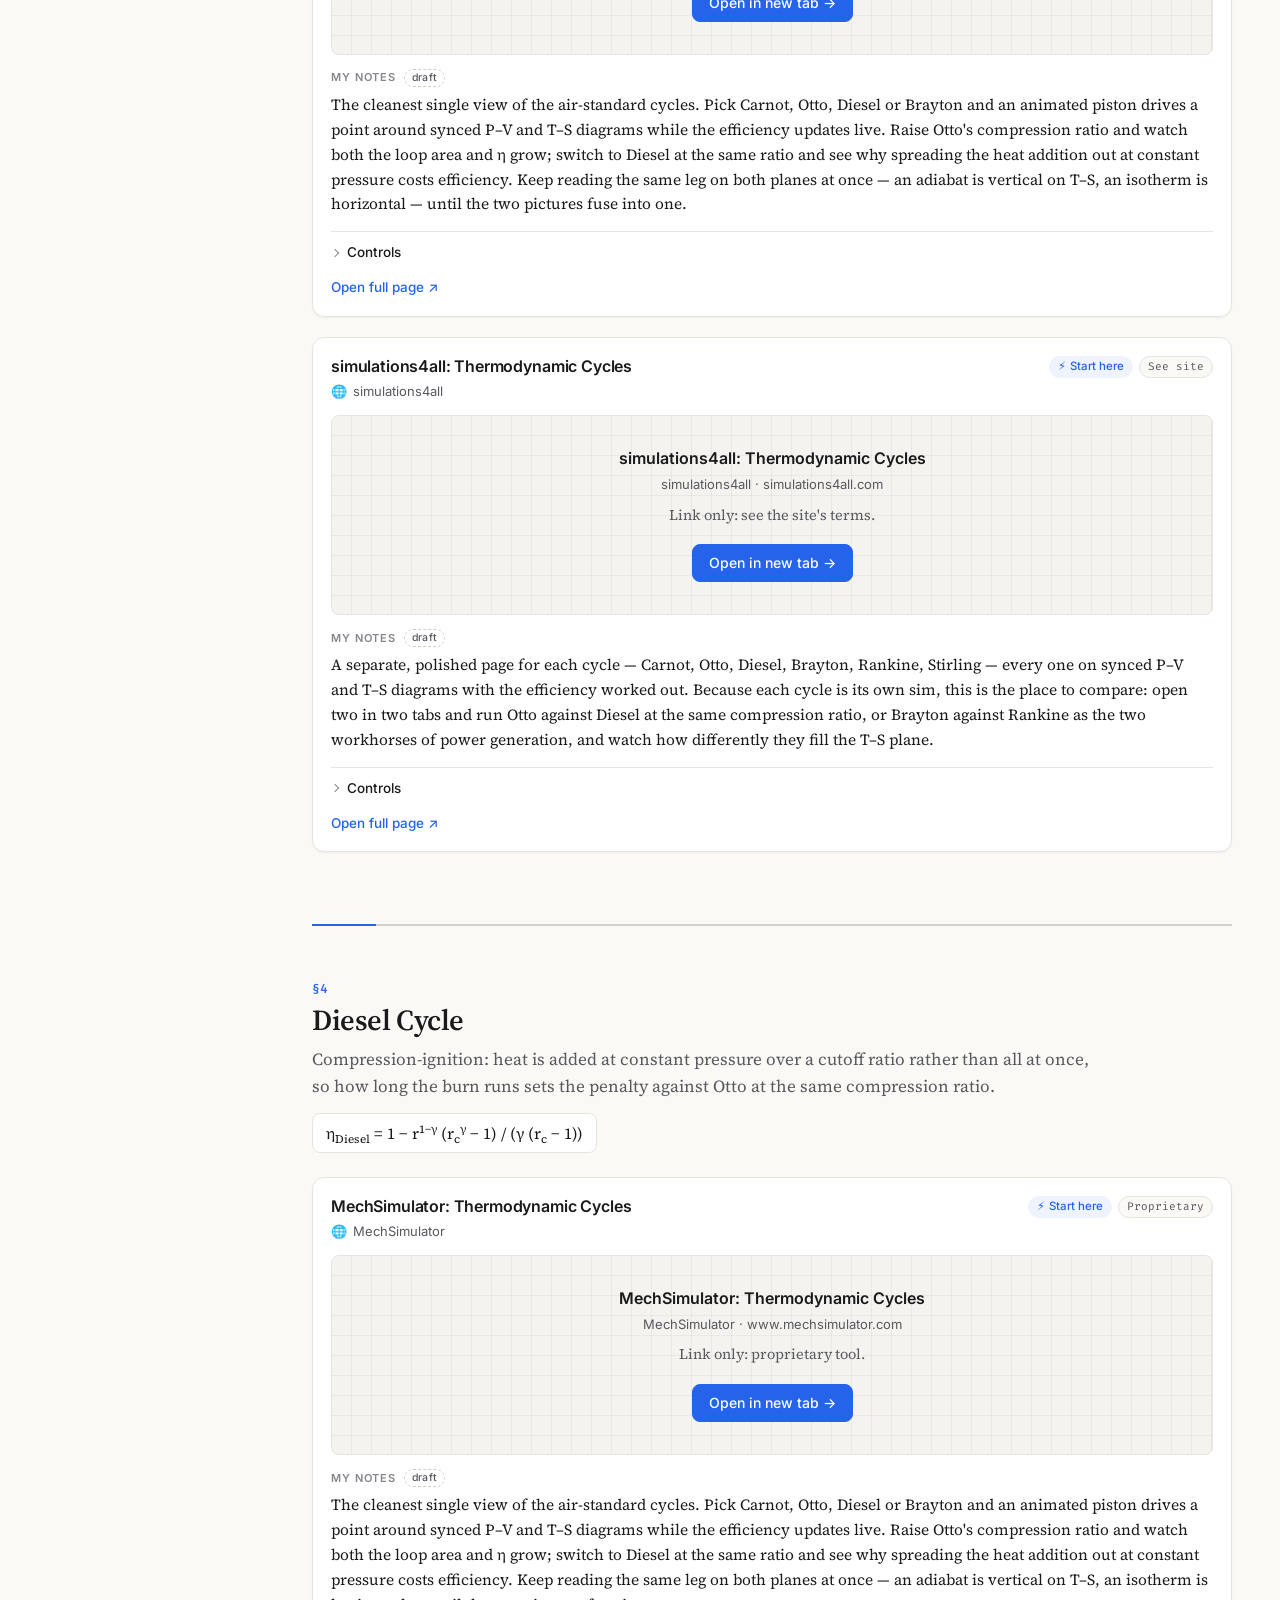
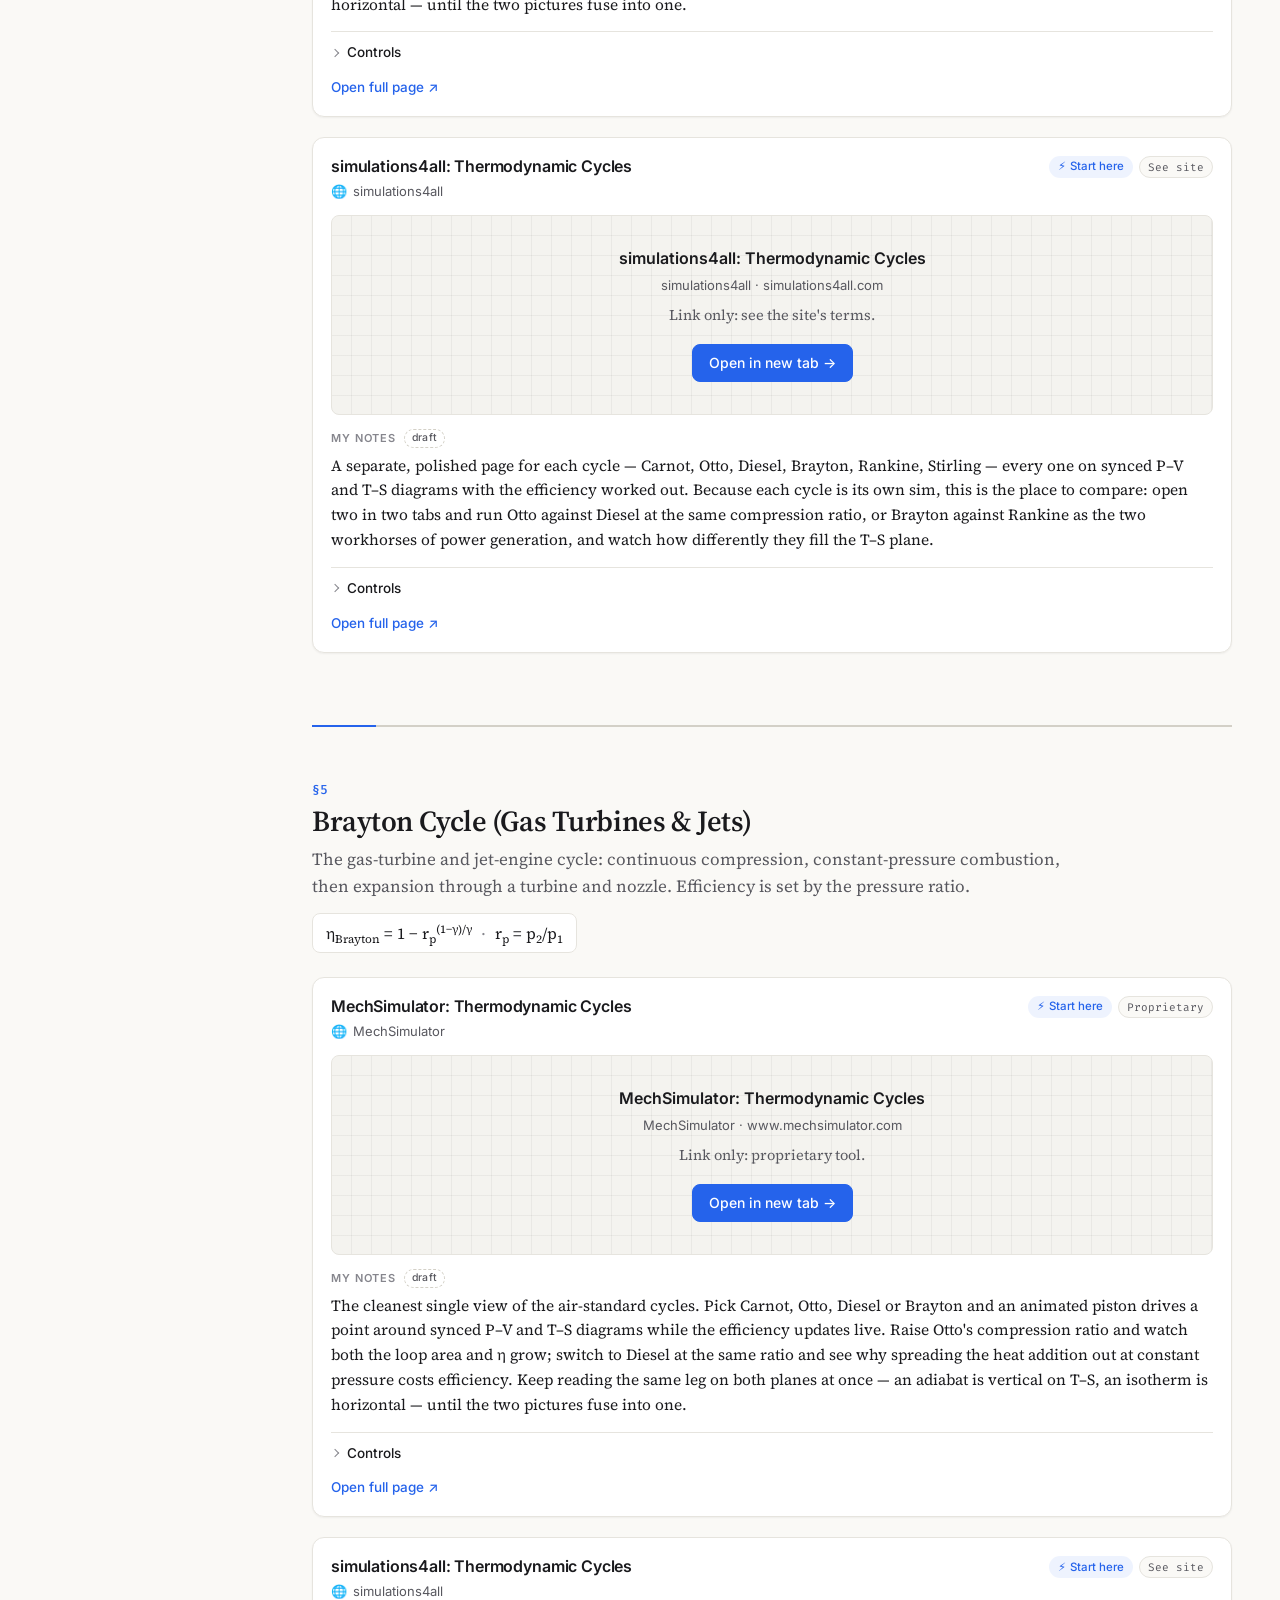
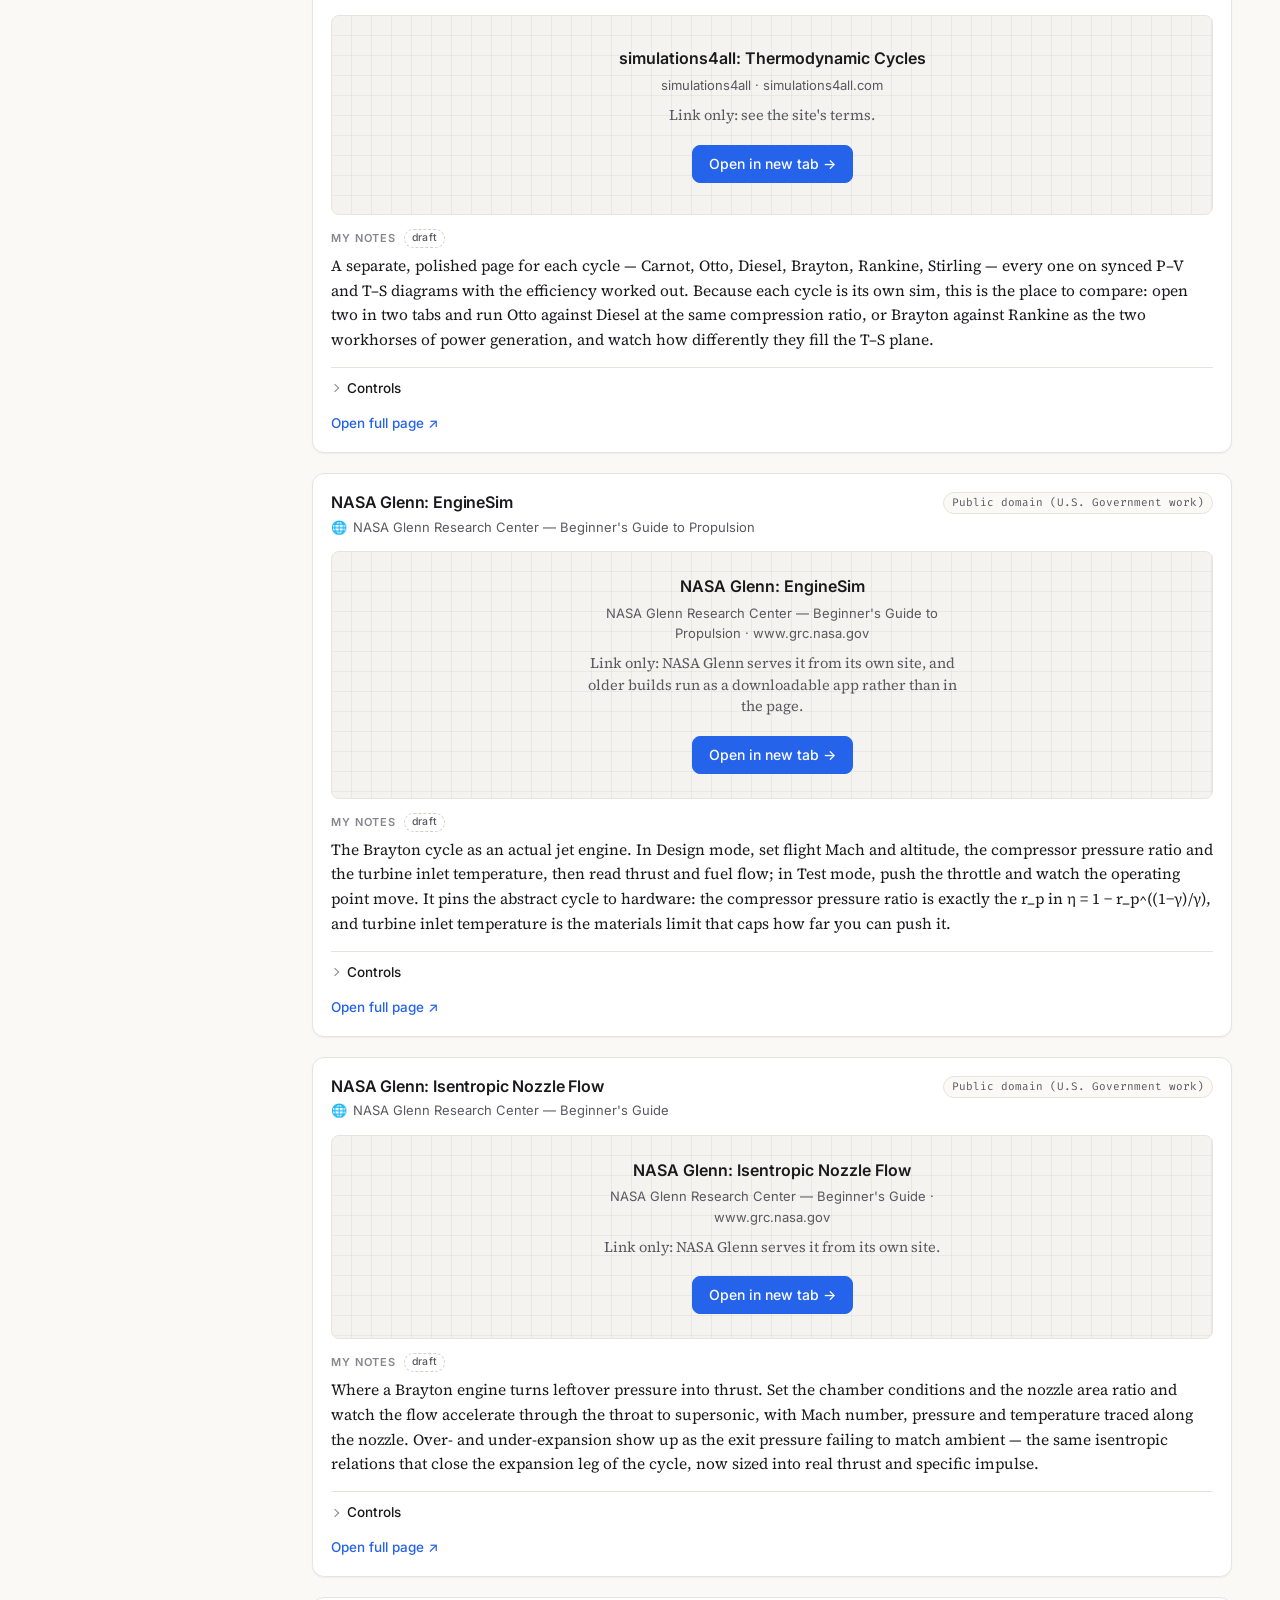
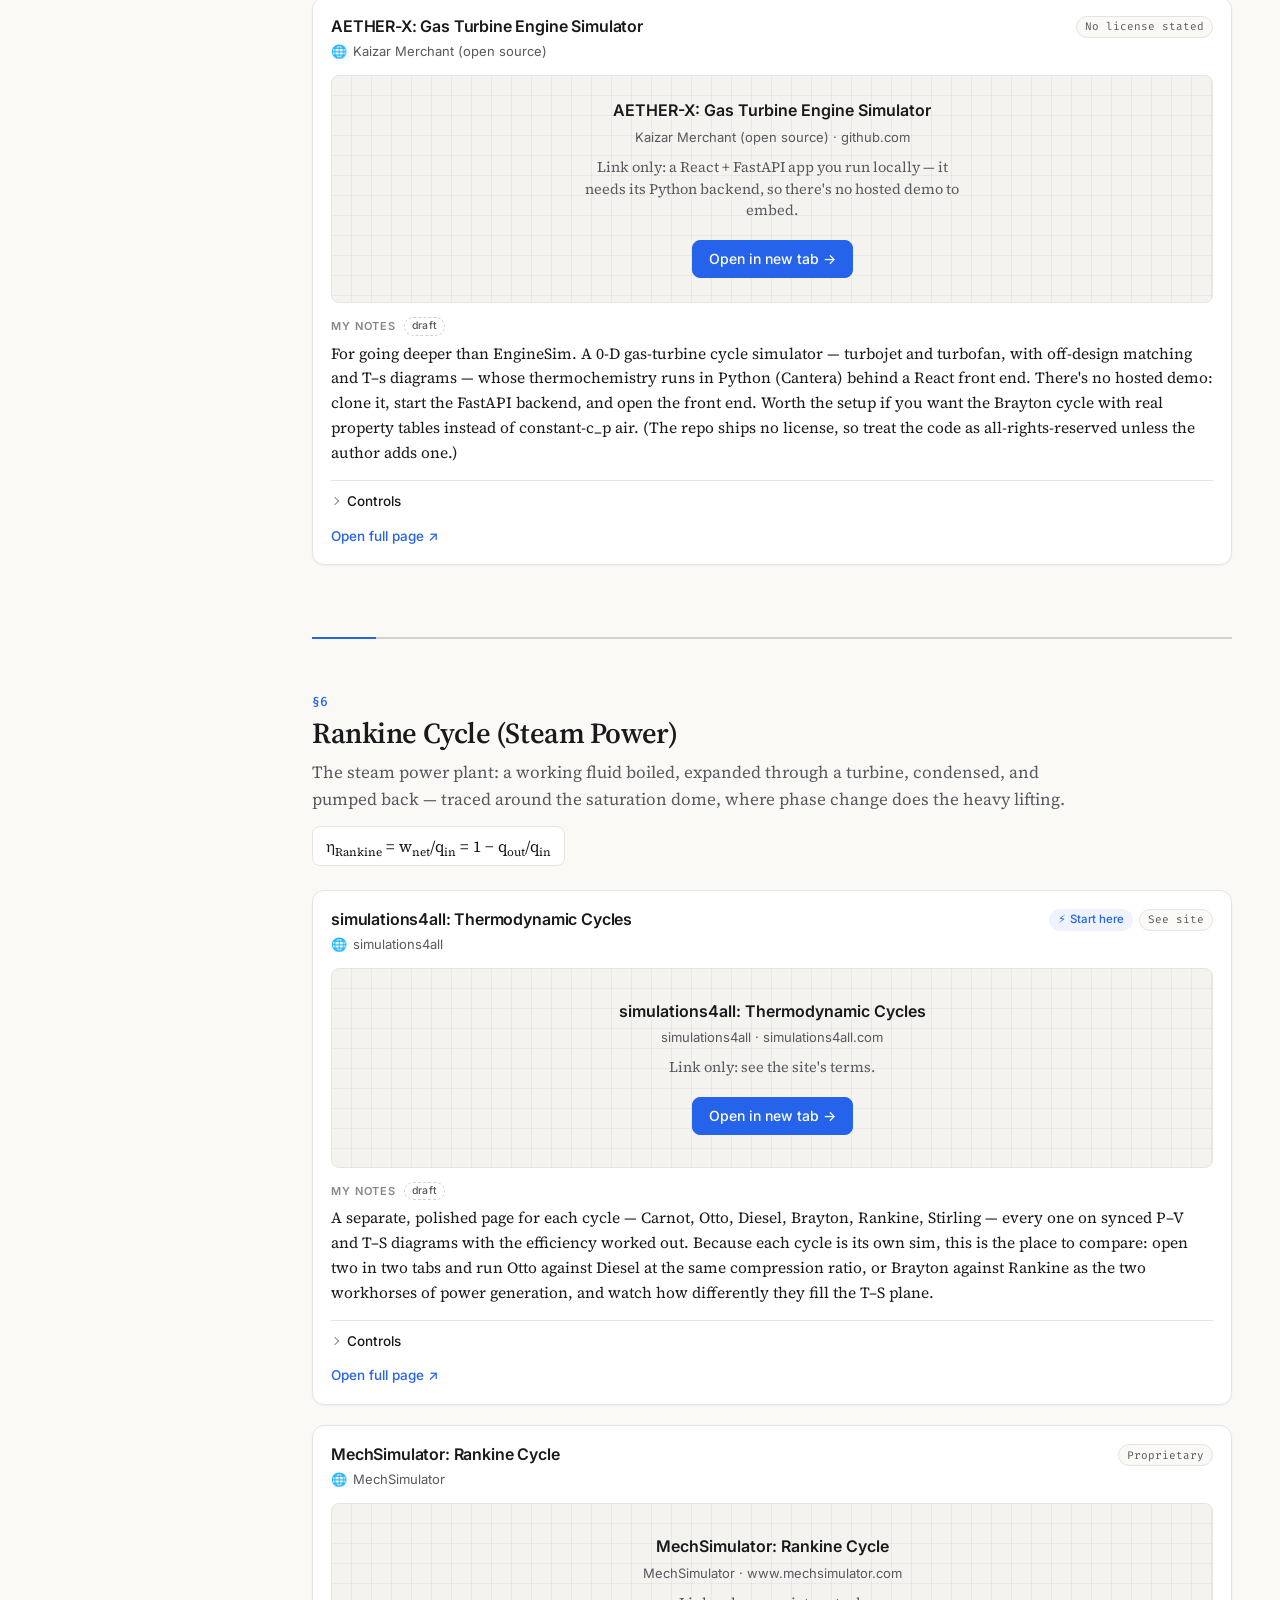
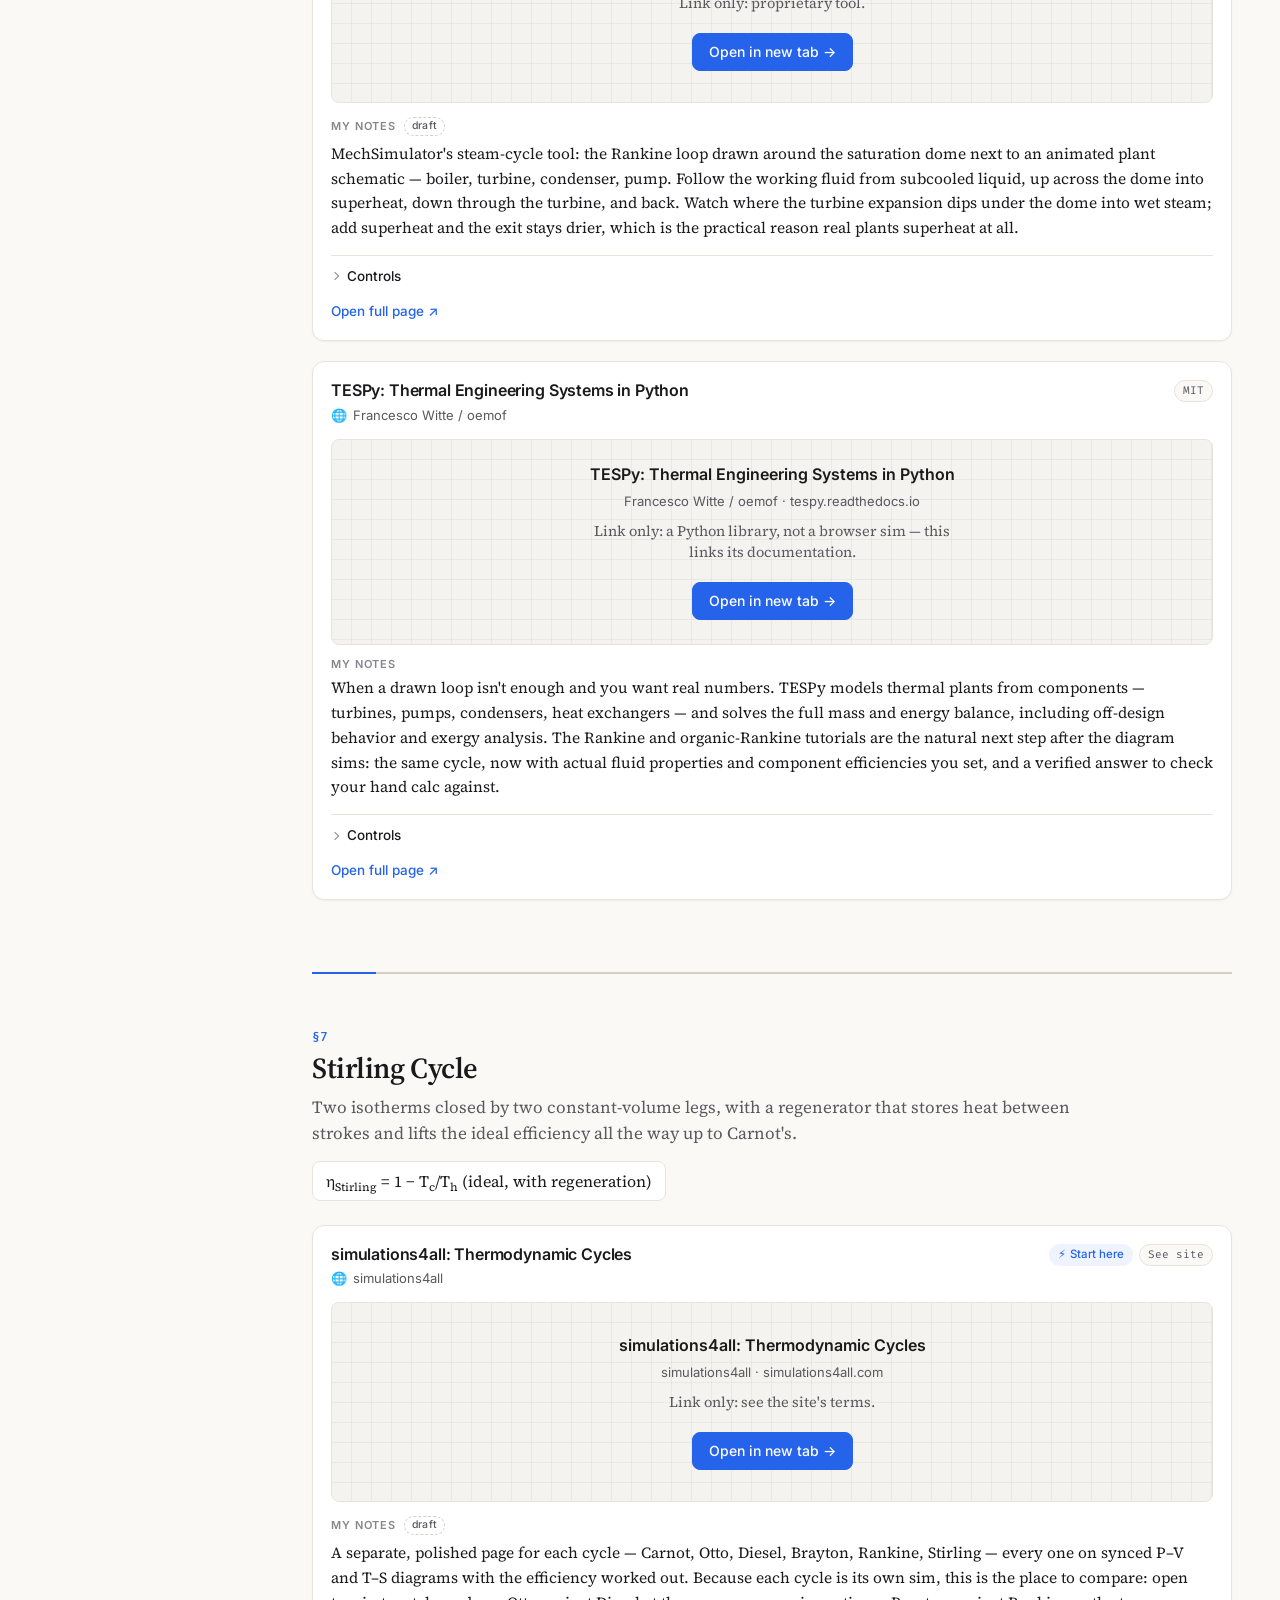
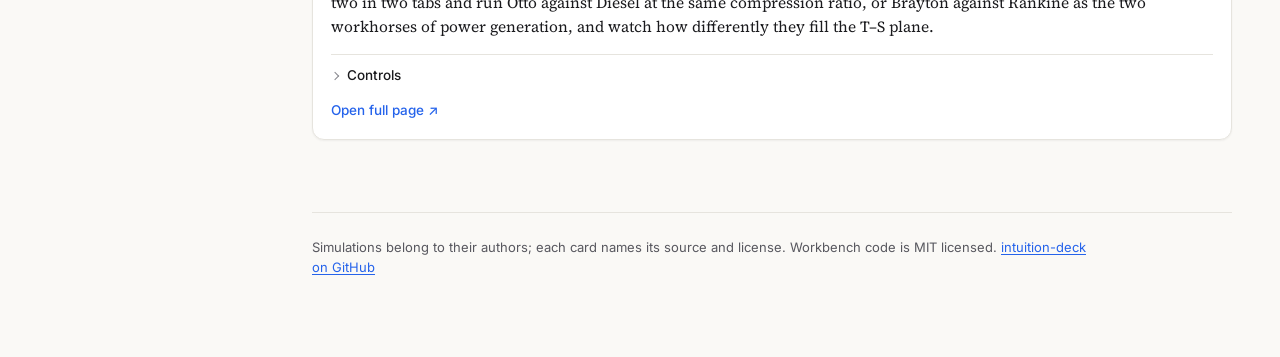
<file: thermo/index.html>
<!doctype html>
<html lang="en" data-motif="loop">
<head>
  <meta charset="utf-8">
  <meta name="viewport" content="width=device-width, initial-scale=1">
  <title>Thermodynamics Workbench</title>
  <meta name="description" content="Thermodynamic-cycle simulations — Carnot, Otto, Diesel, Brayton, Rankine, Stirling — from MechSimulator, simulations4all, NASA Glenn, OpenLyceum and PhET, grouped by cycle with notes on how to use each. Part of intuition-deck.">
  <meta name="color-scheme" content="light dark">
  <script>
    // Apply a saved theme before first paint so the page never flashes the wrong one.
    try {
      var saved = localStorage.getItem('wb-theme');
      if (saved === 'light' || saved === 'dark') document.documentElement.dataset.theme = saved;
    } catch (e) {}
  </script>
  <link rel="icon" href="data:image/svg+xml,%3Csvg xmlns='http://www.w3.org/2000/svg' viewBox='0 0 24 24'%3E%3Cellipse cx='12' cy='12' rx='9' ry='5.5' transform='rotate(-20 12 12)' fill='none' stroke='%232563eb' stroke-width='2.2'/%3E%3C/svg%3E">
  <link rel="preconnect" href="https://fonts.googleapis.com">
  <link rel="preconnect" href="https://fonts.gstatic.com" crossorigin>
  <link rel="stylesheet" href="https://fonts.googleapis.com/css2?family=Fira+Code:wght@400;500&family=Inter:wght@400;500;600&family=Source+Serif+4:ital,opsz,wght@0,8..60,400;0,8..60,600;1,8..60,400&display=swap">
  <link rel="stylesheet" href="assets/workbench.css">
  <script src="assets/workbench.js" defer></script>
</head>
<body id="top">
  <a class="skip-link" href="#main">Skip to content</a>

  <header class="site-header">
    <button class="icon-btn menu-btn" type="button" aria-controls="sidebar" aria-expanded="false" aria-label="Open topics menu">
      <svg width="20" height="20" viewBox="0 0 20 20" aria-hidden="true"><path d="M3 5.5h14M3 10h14M3 14.5h14" fill="none" stroke="currentColor" stroke-width="1.6" stroke-linecap="round"/></svg>
    </button>
    <a class="brand" href="#top">
      <svg class="brand__mark" width="22" height="22" viewBox="0 0 24 24" aria-hidden="true"><ellipse cx="12" cy="12" rx="9" ry="5.5" transform="rotate(-20 12 12)" fill="none" stroke="currentColor" stroke-width="2"/></svg>
      <span>Thermodynamics Workbench</span>
    </a>
    <div class="header-actions">
      <button class="icon-btn theme-toggle" id="theme-toggle" type="button" aria-label="Switch to dark theme">☾</button>
      <a class="icon-btn" href="https://github.com/aungkhnt/intuition-deck" target="_blank" rel="noopener noreferrer" aria-label="intuition-deck on GitHub">
        <svg width="18" height="18" viewBox="0 0 16 16" aria-hidden="true"><path fill="currentColor" d="M8 0c4.42 0 8 3.58 8 8a8.013 8.013 0 0 1-5.45 7.59c-.4.08-.55-.17-.55-.38 0-.27.01-1.13.01-2.2 0-.75-.25-1.23-.54-1.48 1.78-.2 3.65-.88 3.65-3.95 0-.88-.31-1.59-.82-2.15.08-.2.36-1.02-.08-2.12 0 0-.67-.22-2.2.82-.64-.18-1.32-.27-2-.27-.68 0-1.36.09-2 .27-1.53-1.03-2.2-.82-2.2-.82-.44 1.1-.16 1.92-.08 2.12-.51.56-.82 1.28-.82 2.15 0 3.06 1.86 3.75 3.64 3.95-.23.2-.44.55-.51 1.07-.46.21-1.61.55-2.33-.66-.15-.24-.6-.83-1.23-.82-.67.01-.27.38.01.53.34.19.73.9.82 1.13.16.45.68 1.31 2.69.94 0 .67.01 1.3.01 1.49 0 .21-.15.45-.55.38A7.995 7.995 0 0 1 0 8c0-4.42 3.58-8 8-8Z"/></svg>
        <span class="gh-label">GitHub</span>
      </a>
    </div>
  </header>

  <div class="layout">
    <aside class="sidebar" id="sidebar" aria-label="Workbench">
      <div class="sidebar__inner">
        <nav aria-labelledby="toc-label">
          <p class="sidebar__label" id="toc-label">Cycles</p>
          <ol class="toc" id="toc"></ol>
        </nav>

        <p class="sidebar__label">Legend</p>
        <ul class="legend">
          <li><span aria-hidden="true">🌐</span> External tool</li>
          <li><span aria-hidden="true">⚡</span> Recommended first</li>
        </ul>

        <p class="sidebar__label">Embeds</p>
        <label class="setting">
          <input type="checkbox" id="autoload">
          <span>Auto-load sims as they scroll into view<small>Each sim is a full app, so this gets heavy fast.</small></span>
        </label>

        <details class="about">
          <summary>About this workbench</summary>
          <p>This workbench links to and embeds educational thermodynamics simulations from MechSimulator, simulations4all, NASA Glenn Research Center, OpenLyceum, PhET, and others. All rights to the linked and embedded content belong to their respective authors. See each tool's card for source attribution and license.</p>
          <p>The workbench code is MIT licensed and lives in <a href="https://github.com/aungkhnt/intuition-deck" target="_blank" rel="noopener noreferrer">intuition-deck</a>.</p>
        </details>
      </div>
    </aside>

    <main class="main" id="main" tabindex="-1">
      <div class="main__inner">
        <section class="intro" aria-labelledby="page-title">
          <p class="intro__kicker">intuition-deck</p>
          <h1 class="sr-only" id="page-title">Thermodynamics Workbench</h1>
          <p class="lede">A working desk for building intuition about heat engines: the clearest simulations of the classic cycles — Carnot, Otto, Diesel, Brayton, Rankine, Stirling — each read on both the P–V and T–S planes, grouped by cycle with notes on how to actually use it. Start with the ⚡ cards. The area a loop encloses is the work; the ratio of that area to the heat you paid for is the efficiency.</p>
        </section>

        <div id="gallery"></div>

        <div id="topics"></div>

        <noscript>
          <div class="notice"><p>This page builds its sections from <a href="tools.json">tools.json</a> with JavaScript. Turn JavaScript on to see the simulations.</p></div>
        </noscript>

        <footer class="site-footer">
          <p>Simulations belong to their authors; each card names its source and license. Workbench code is MIT licensed. <a href="https://github.com/aungkhnt/intuition-deck" target="_blank" rel="noopener noreferrer">intuition-deck on GitHub</a></p>
          <p id="file-mode-note" hidden>Opened from disk, so this page is reading <code>tools.js</code>. After editing <code>tools.json</code>, run <code>node scripts/sync-data.mjs</code> and reload.</p>
        </footer>
      </div>
    </main>
  </div>
</body>
</html>
</file>
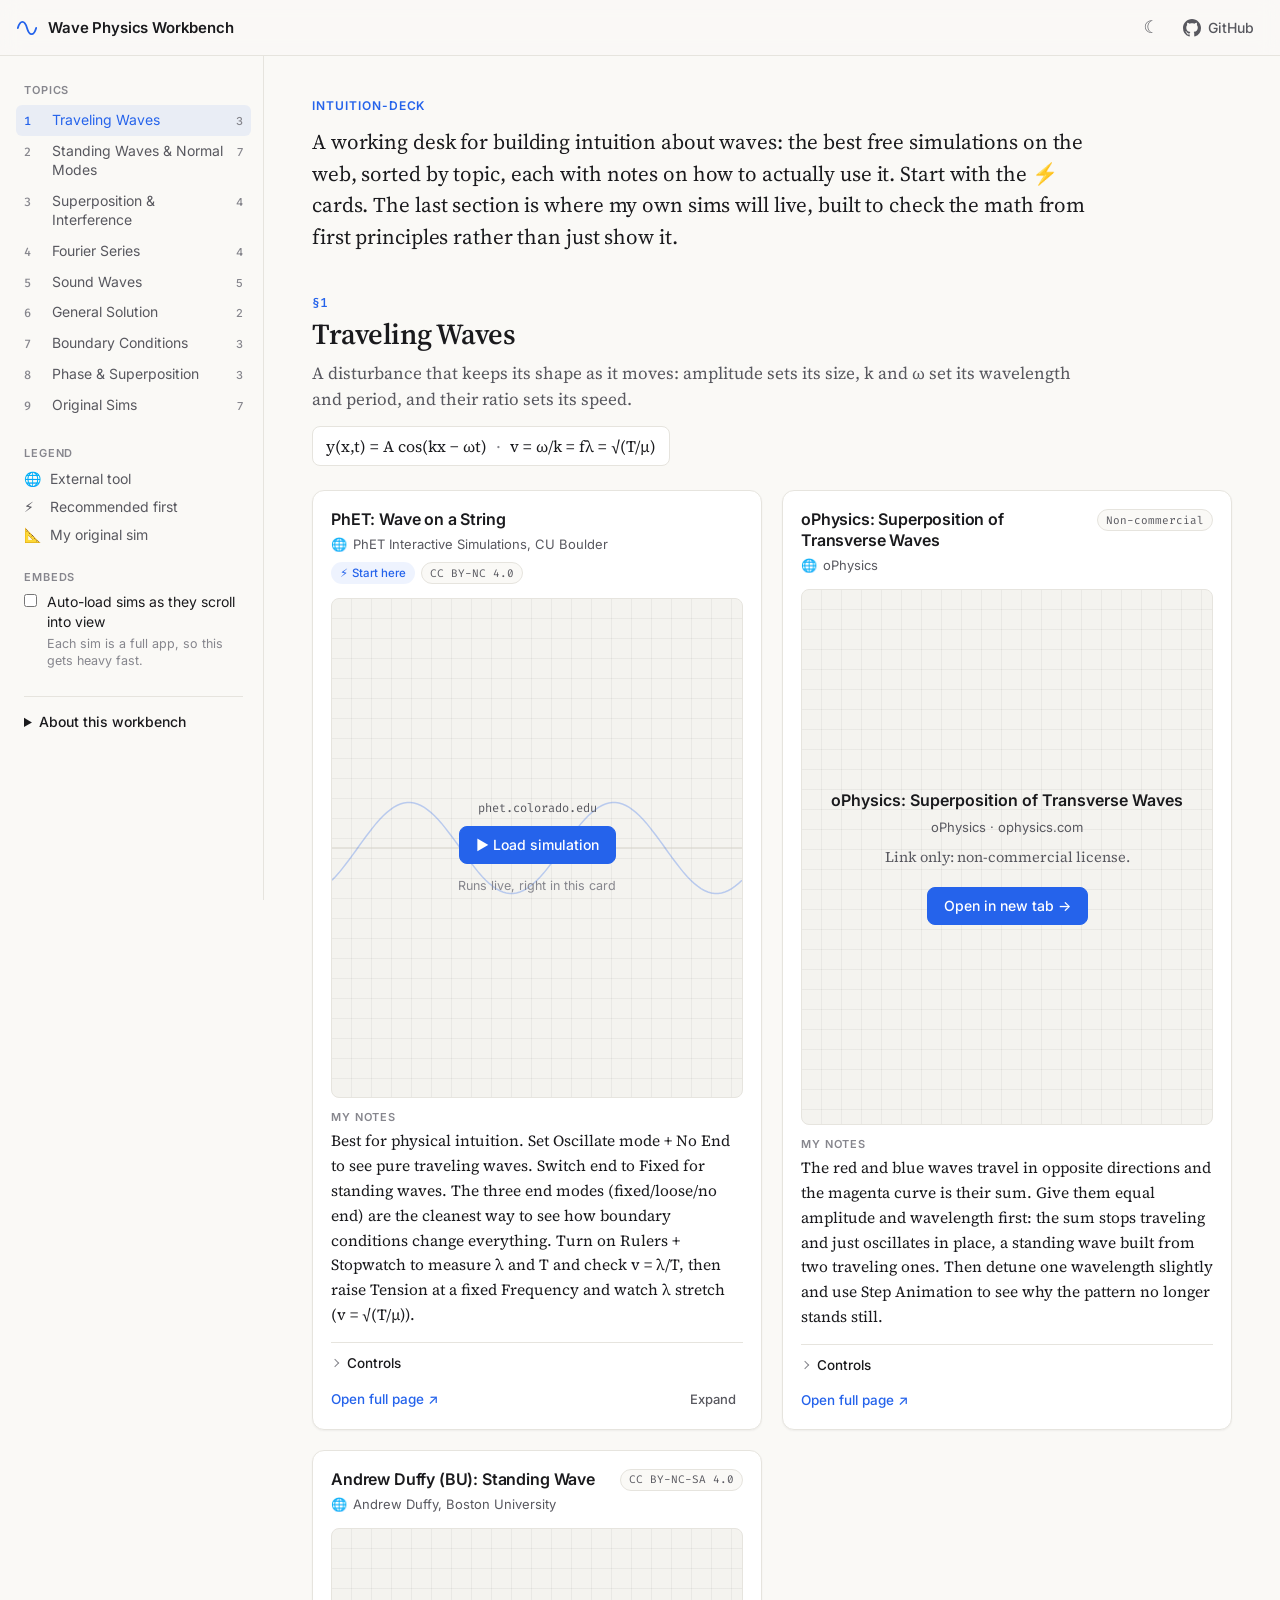
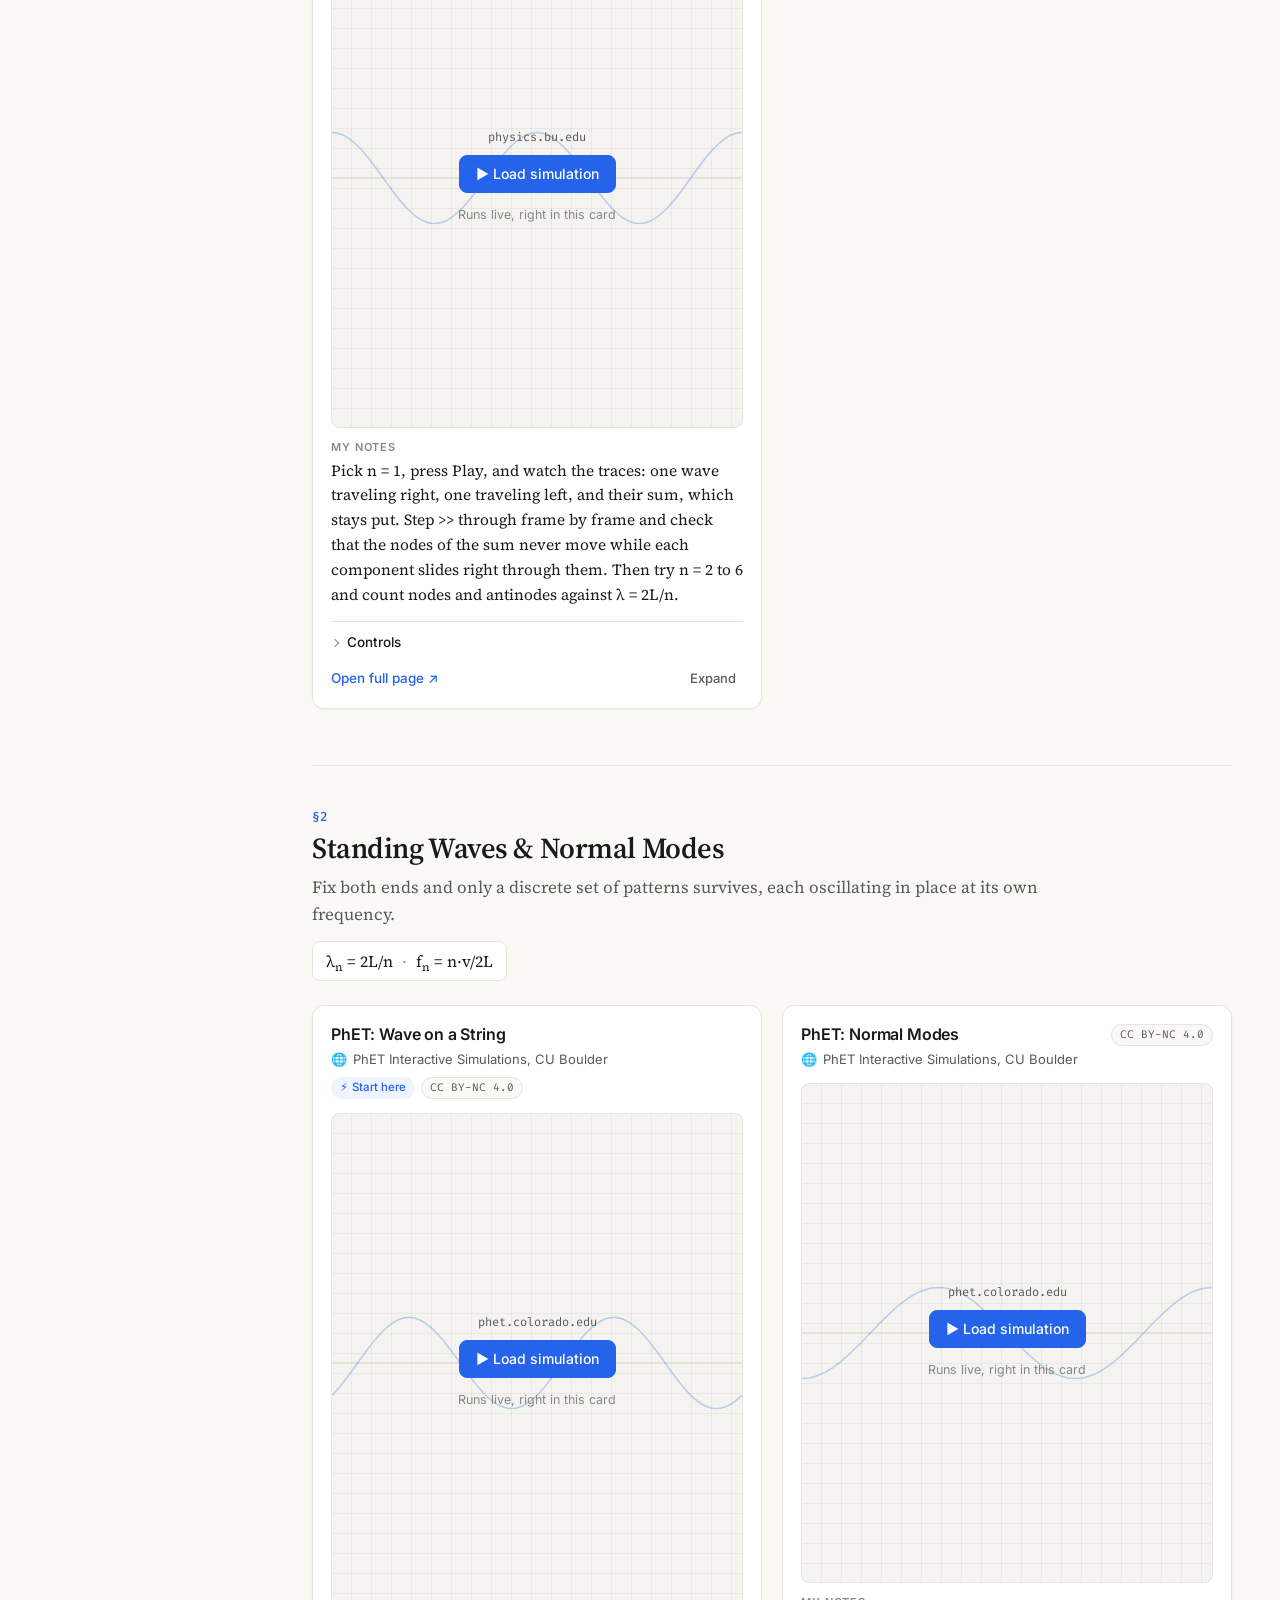
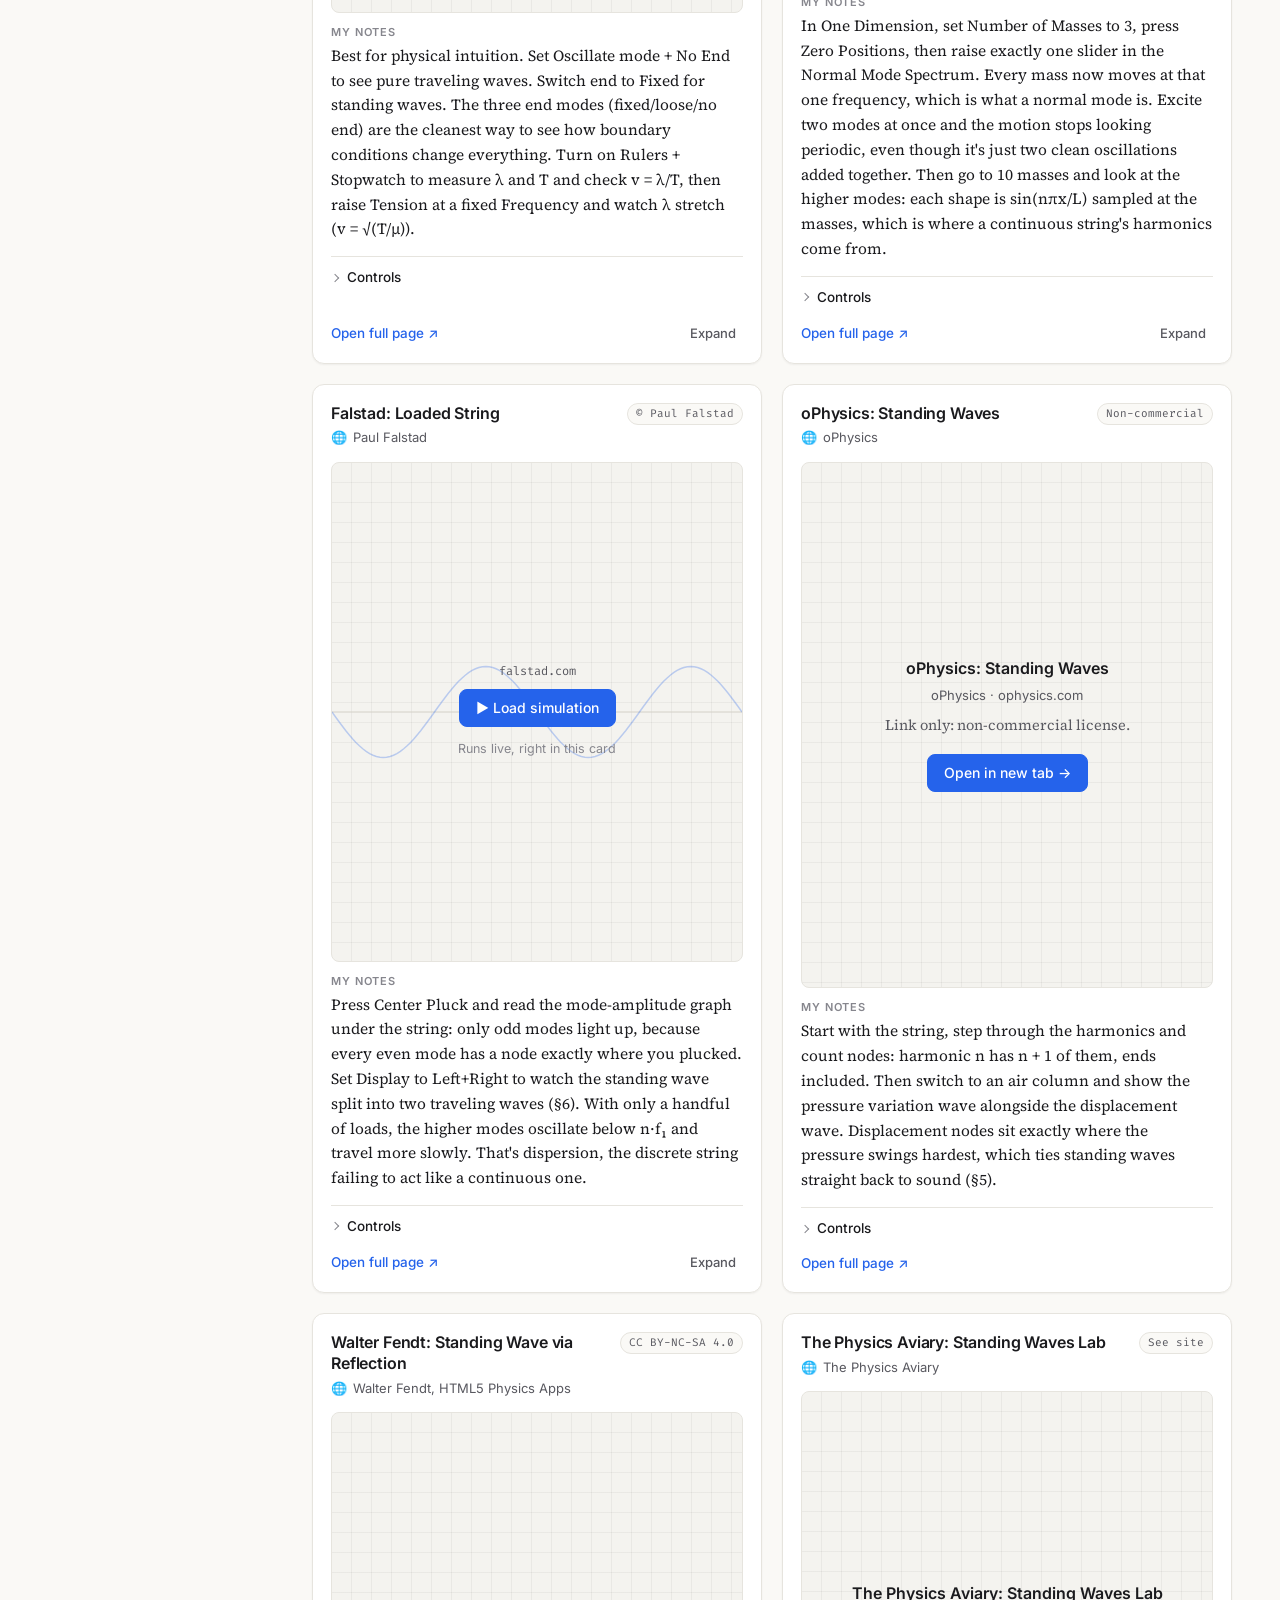
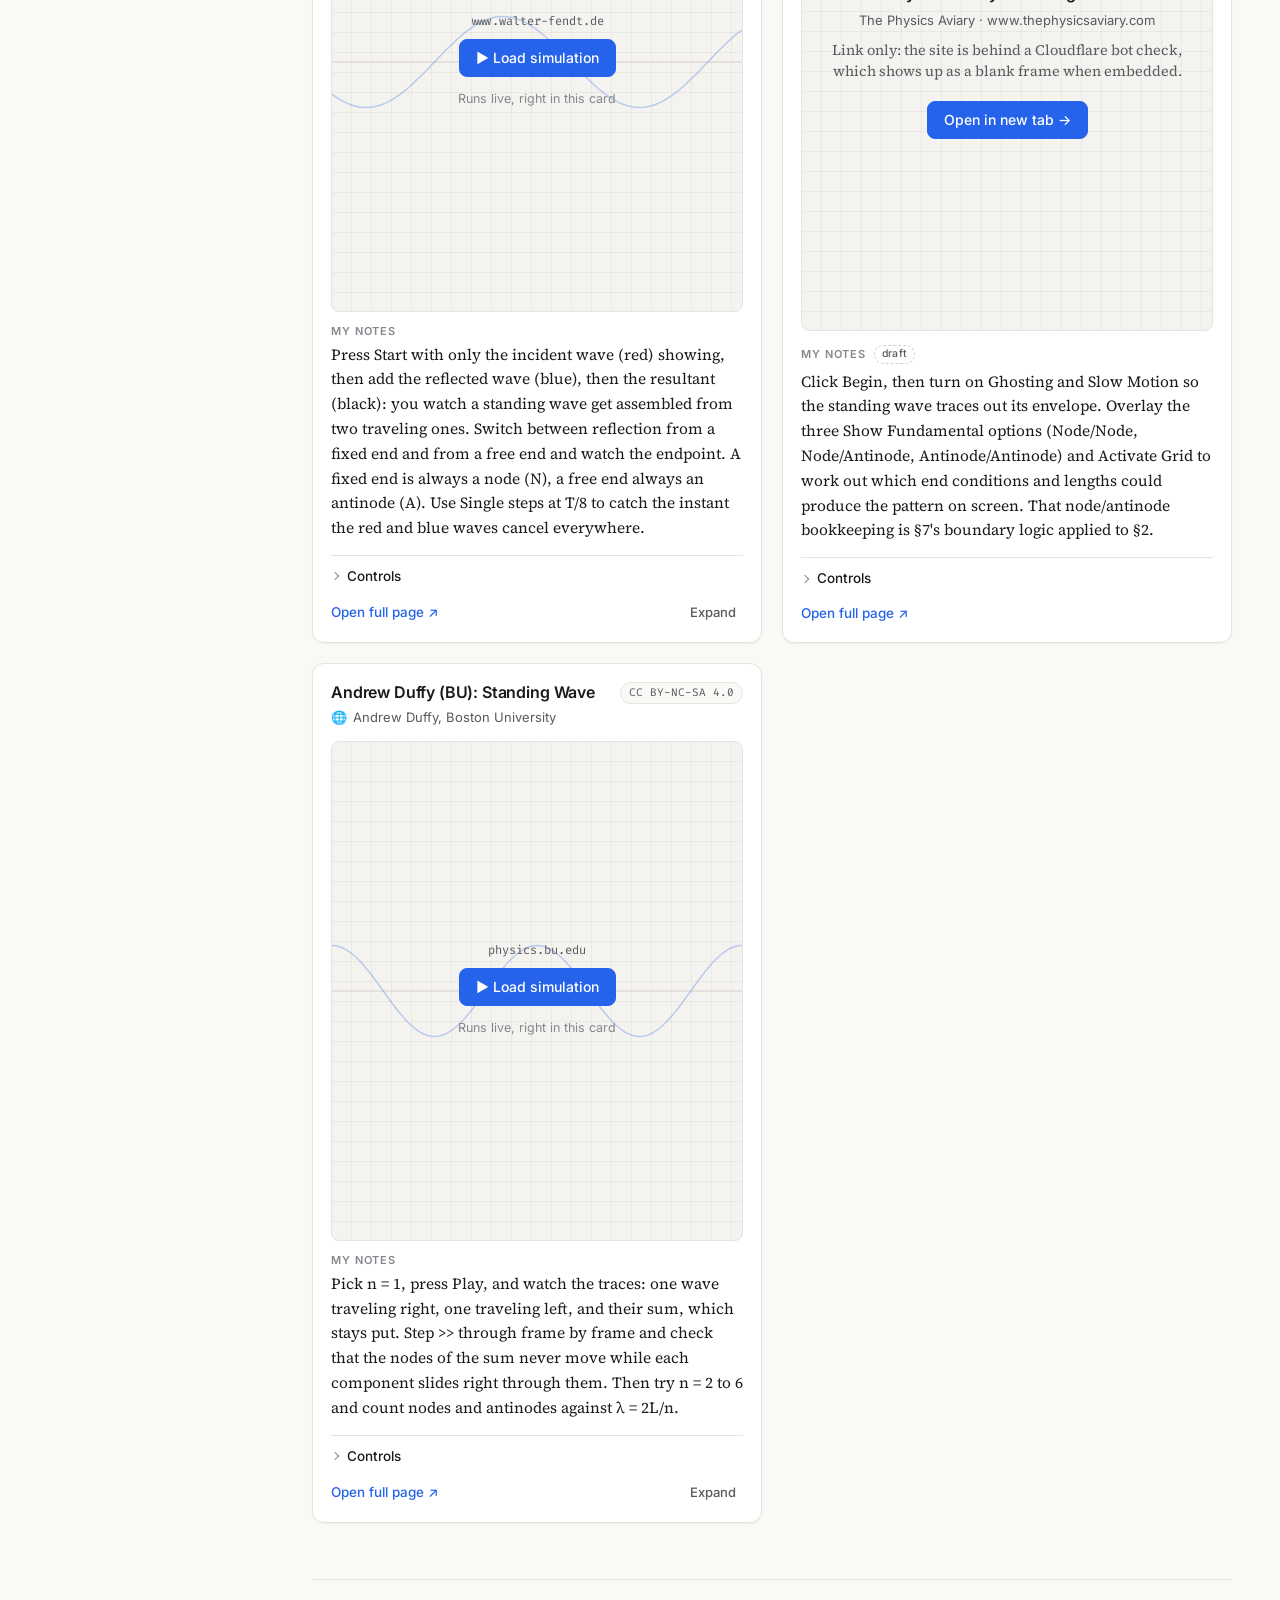
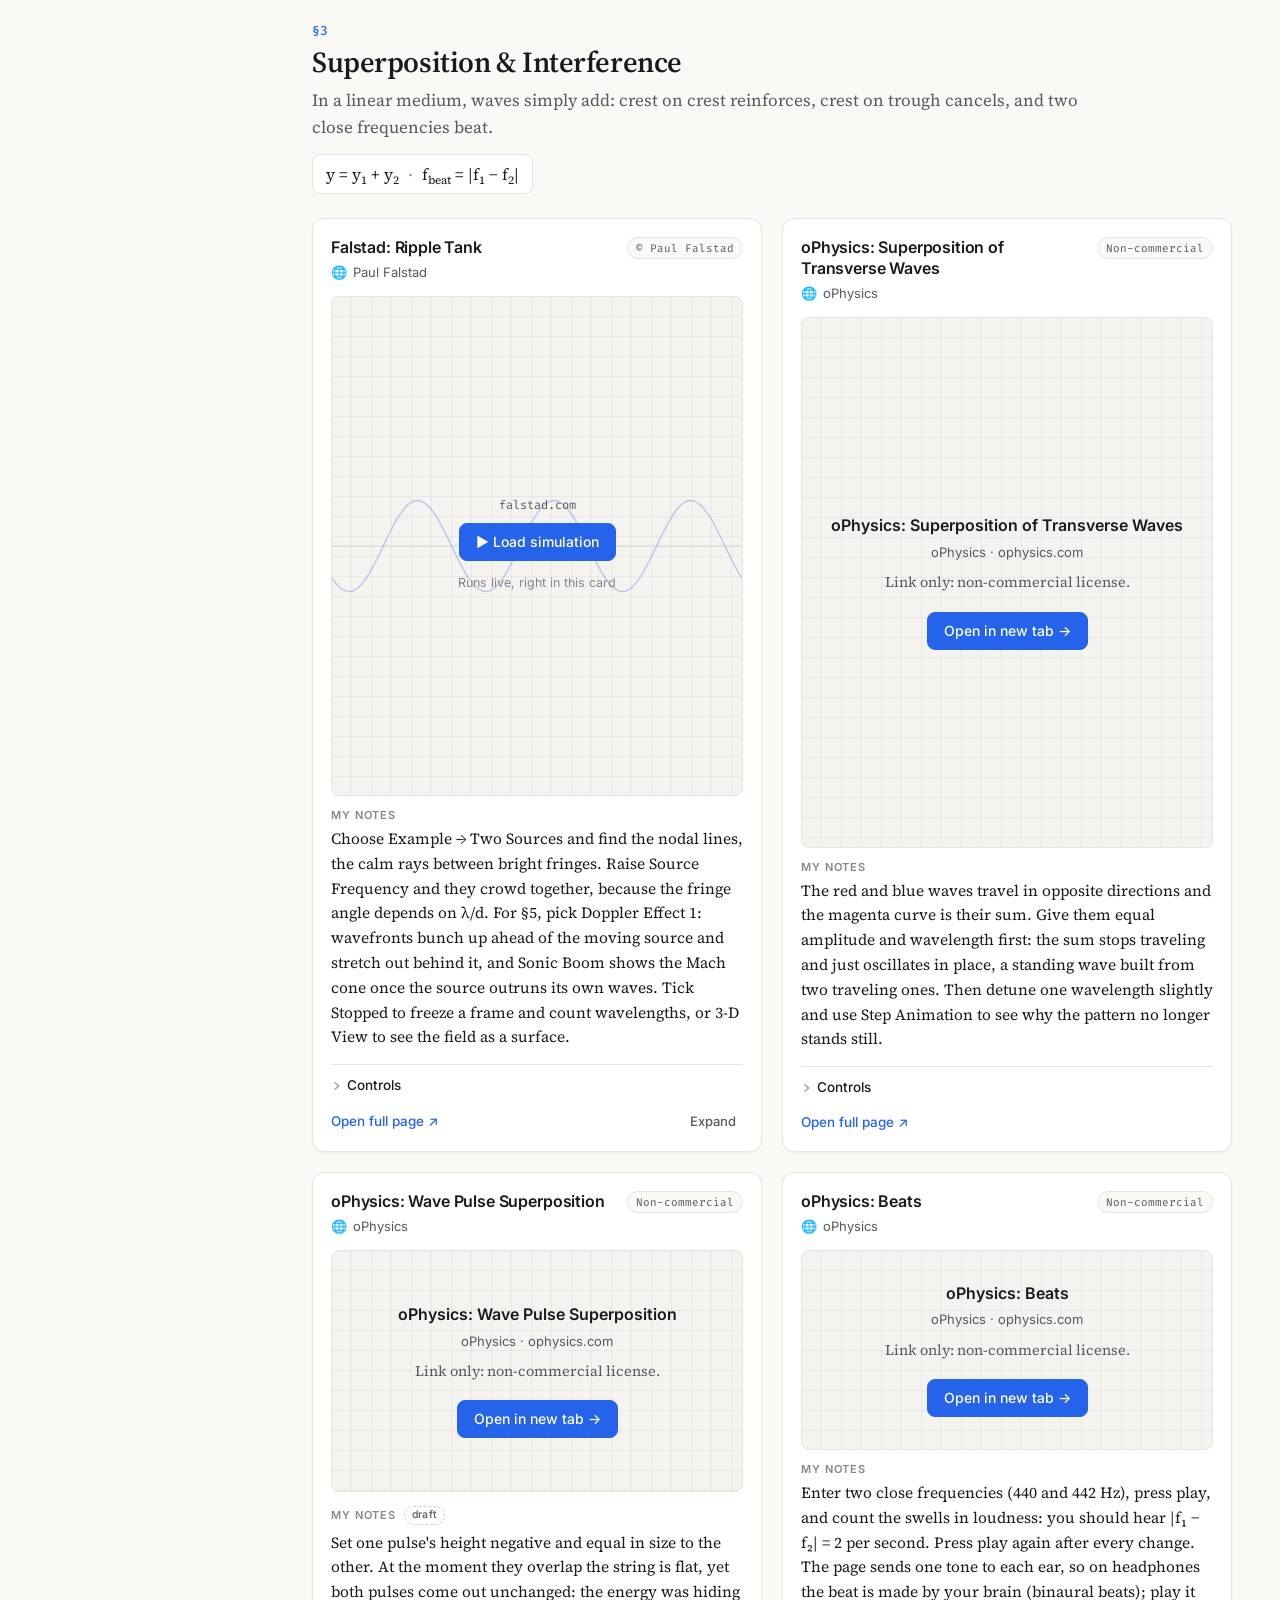
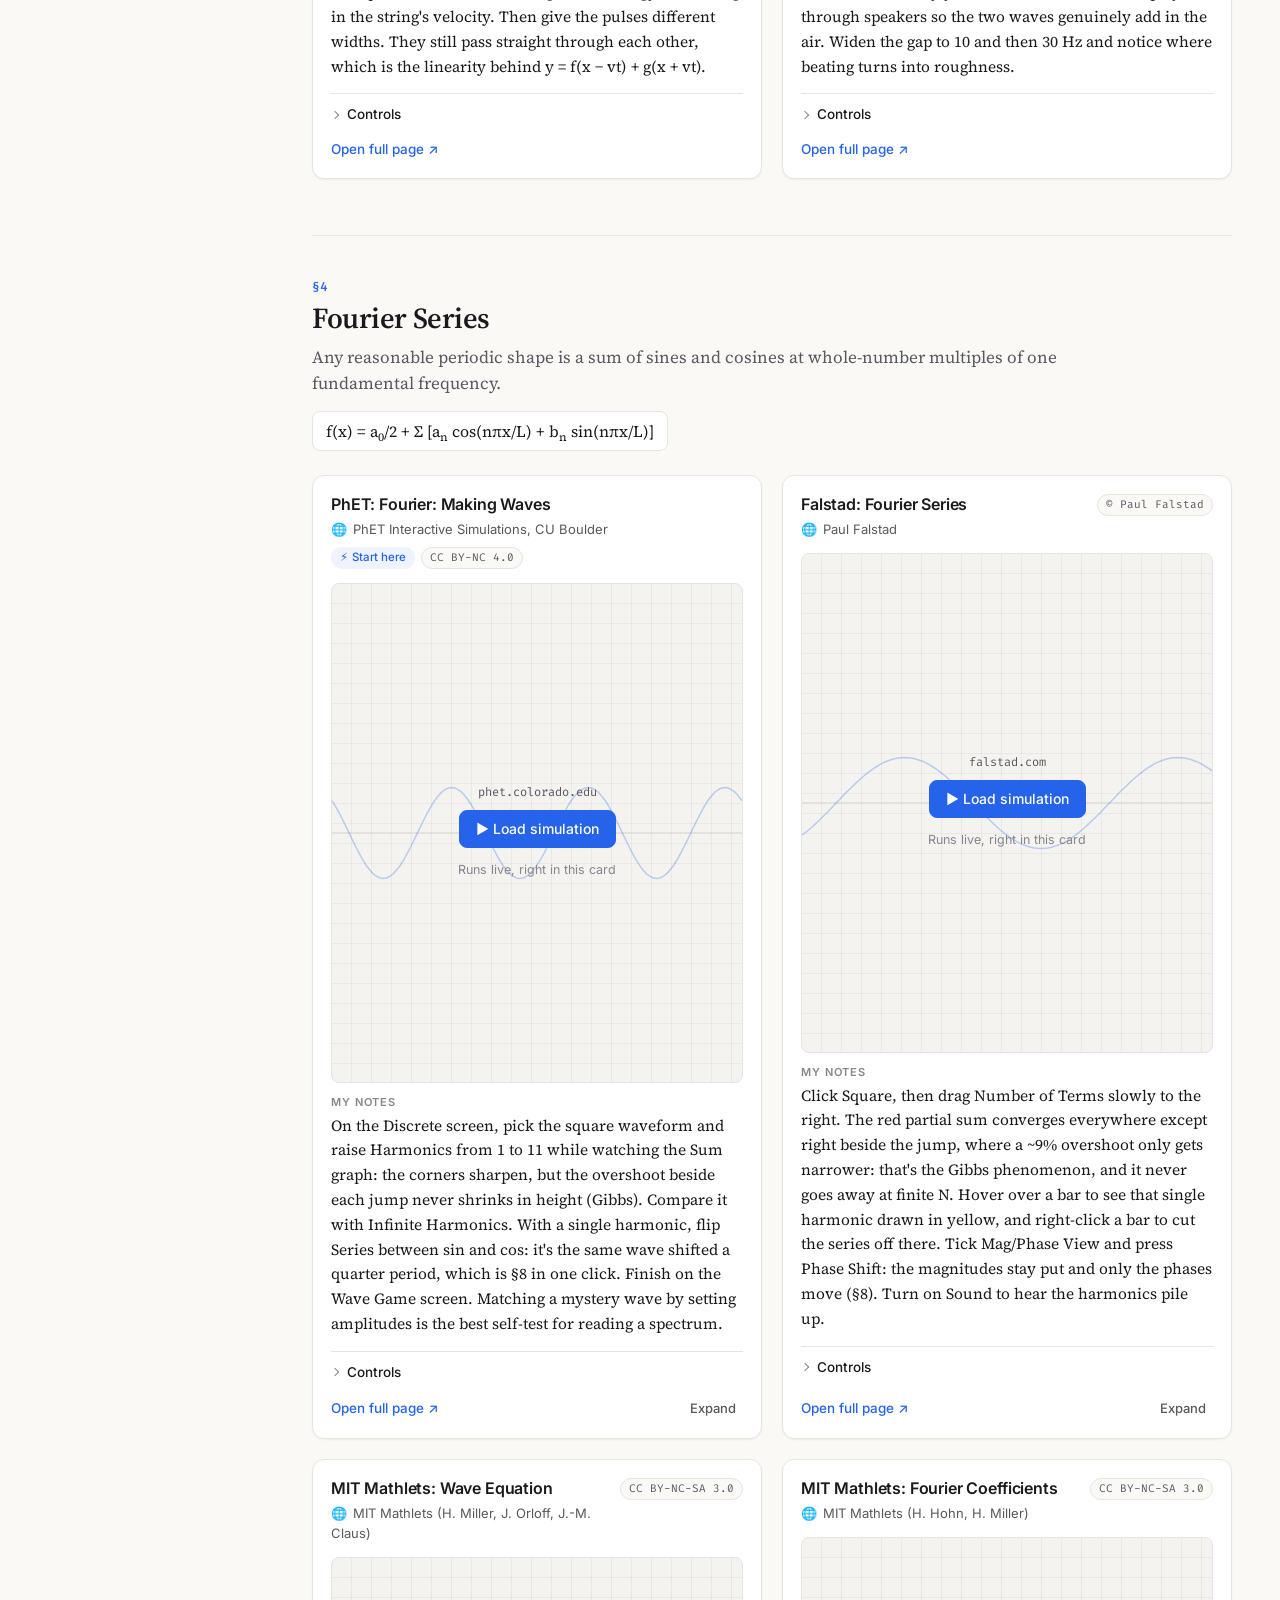
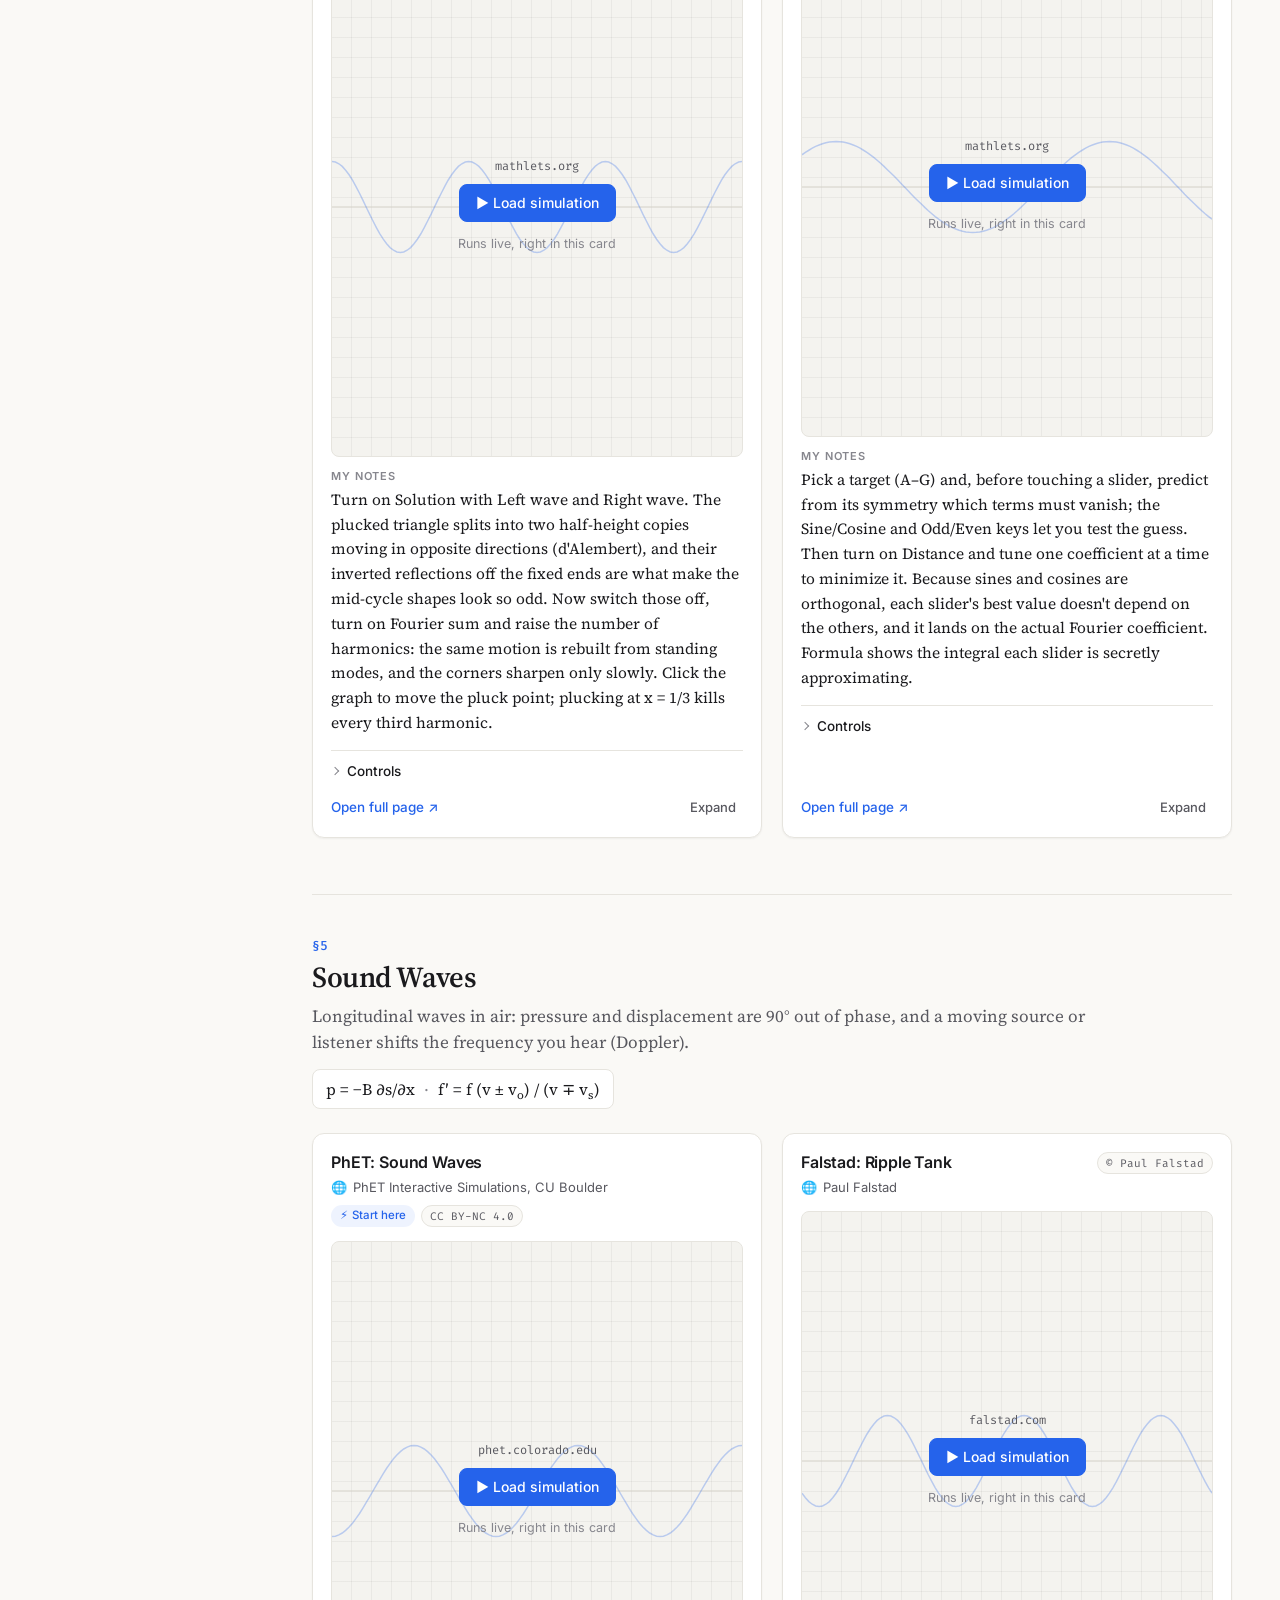
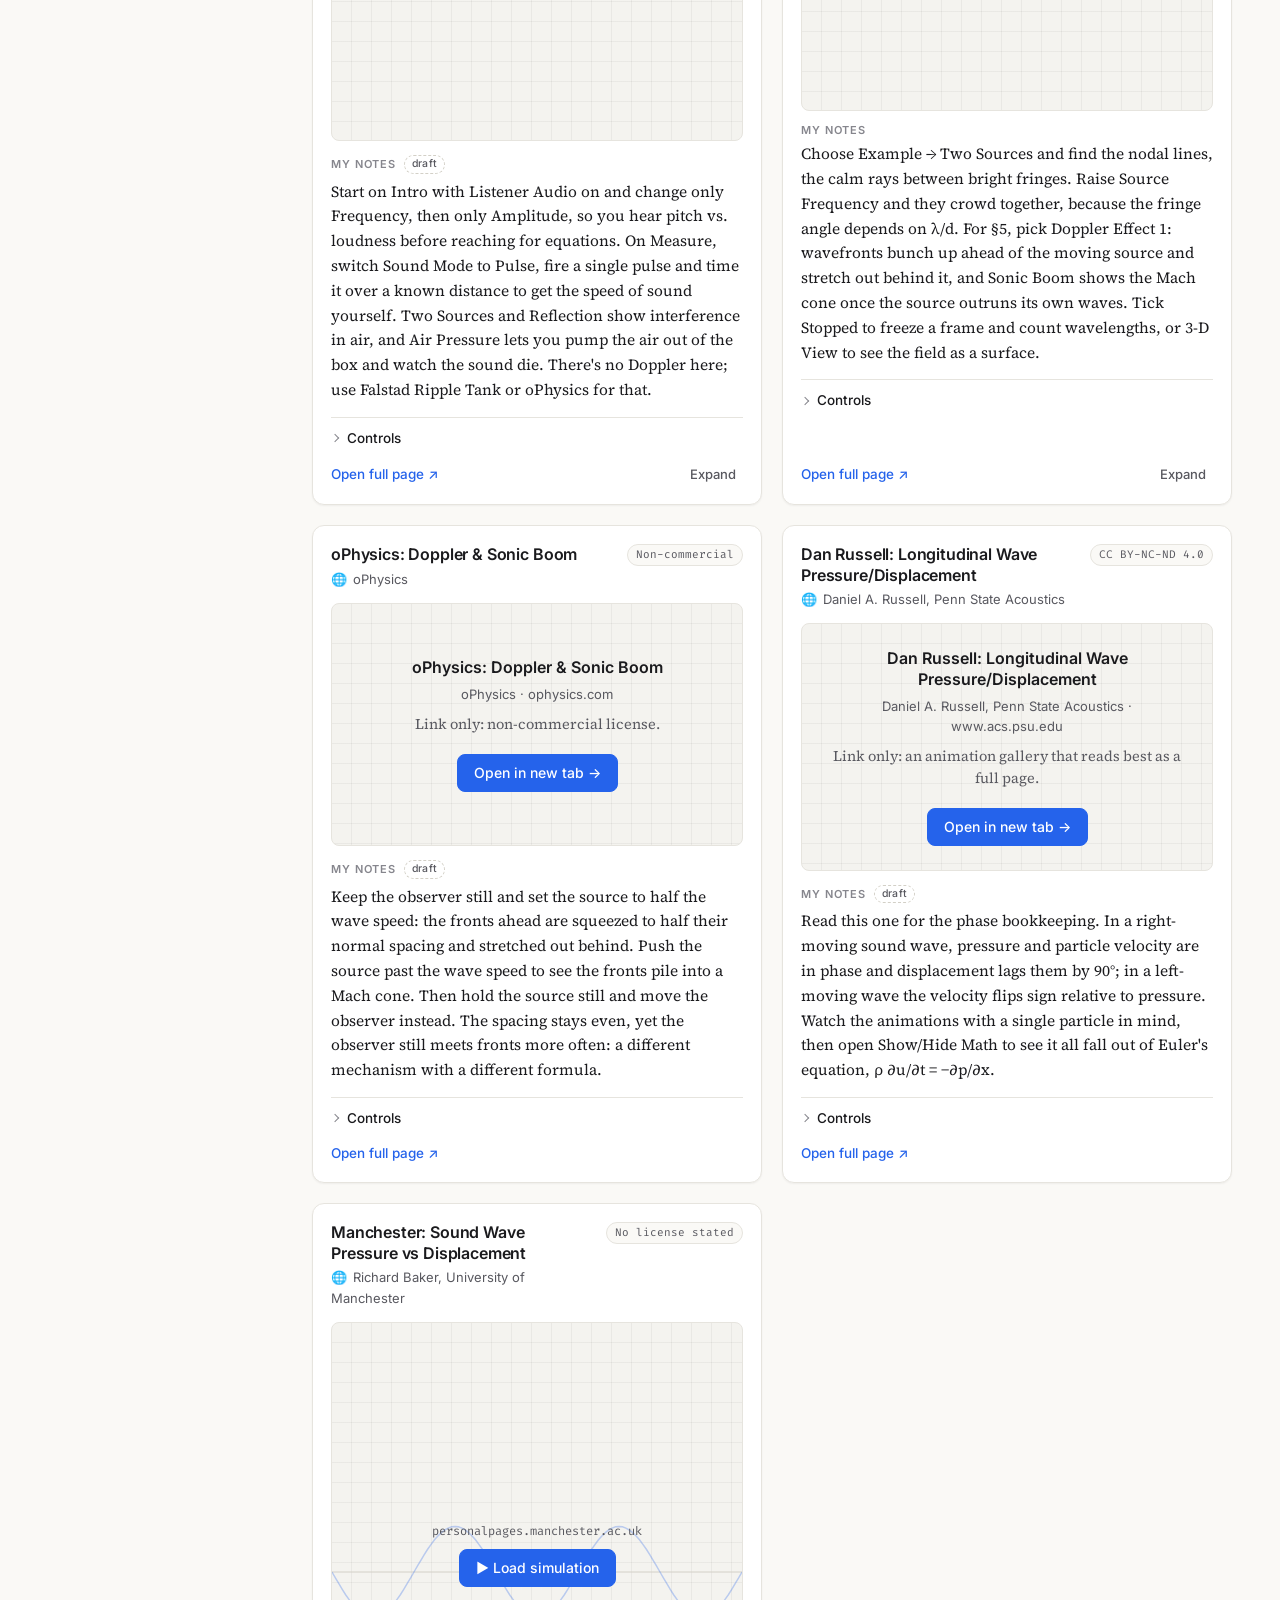
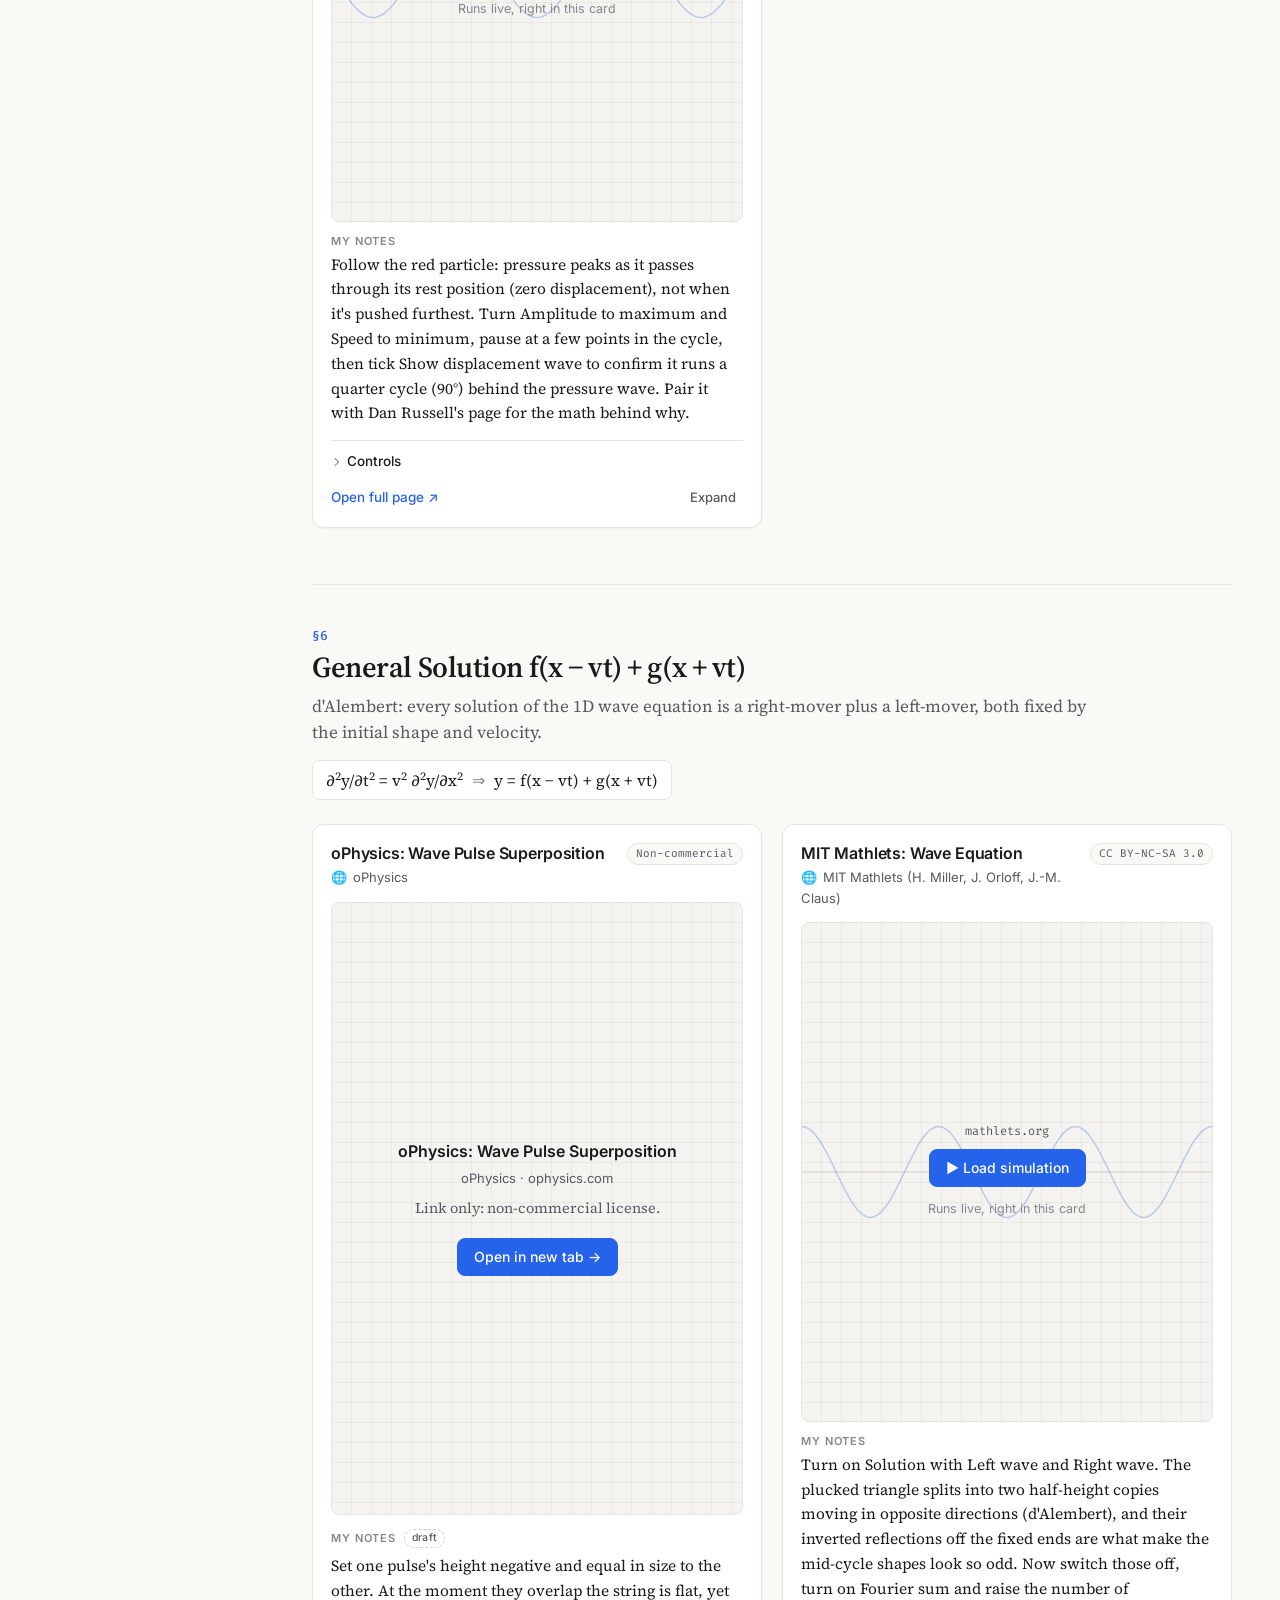
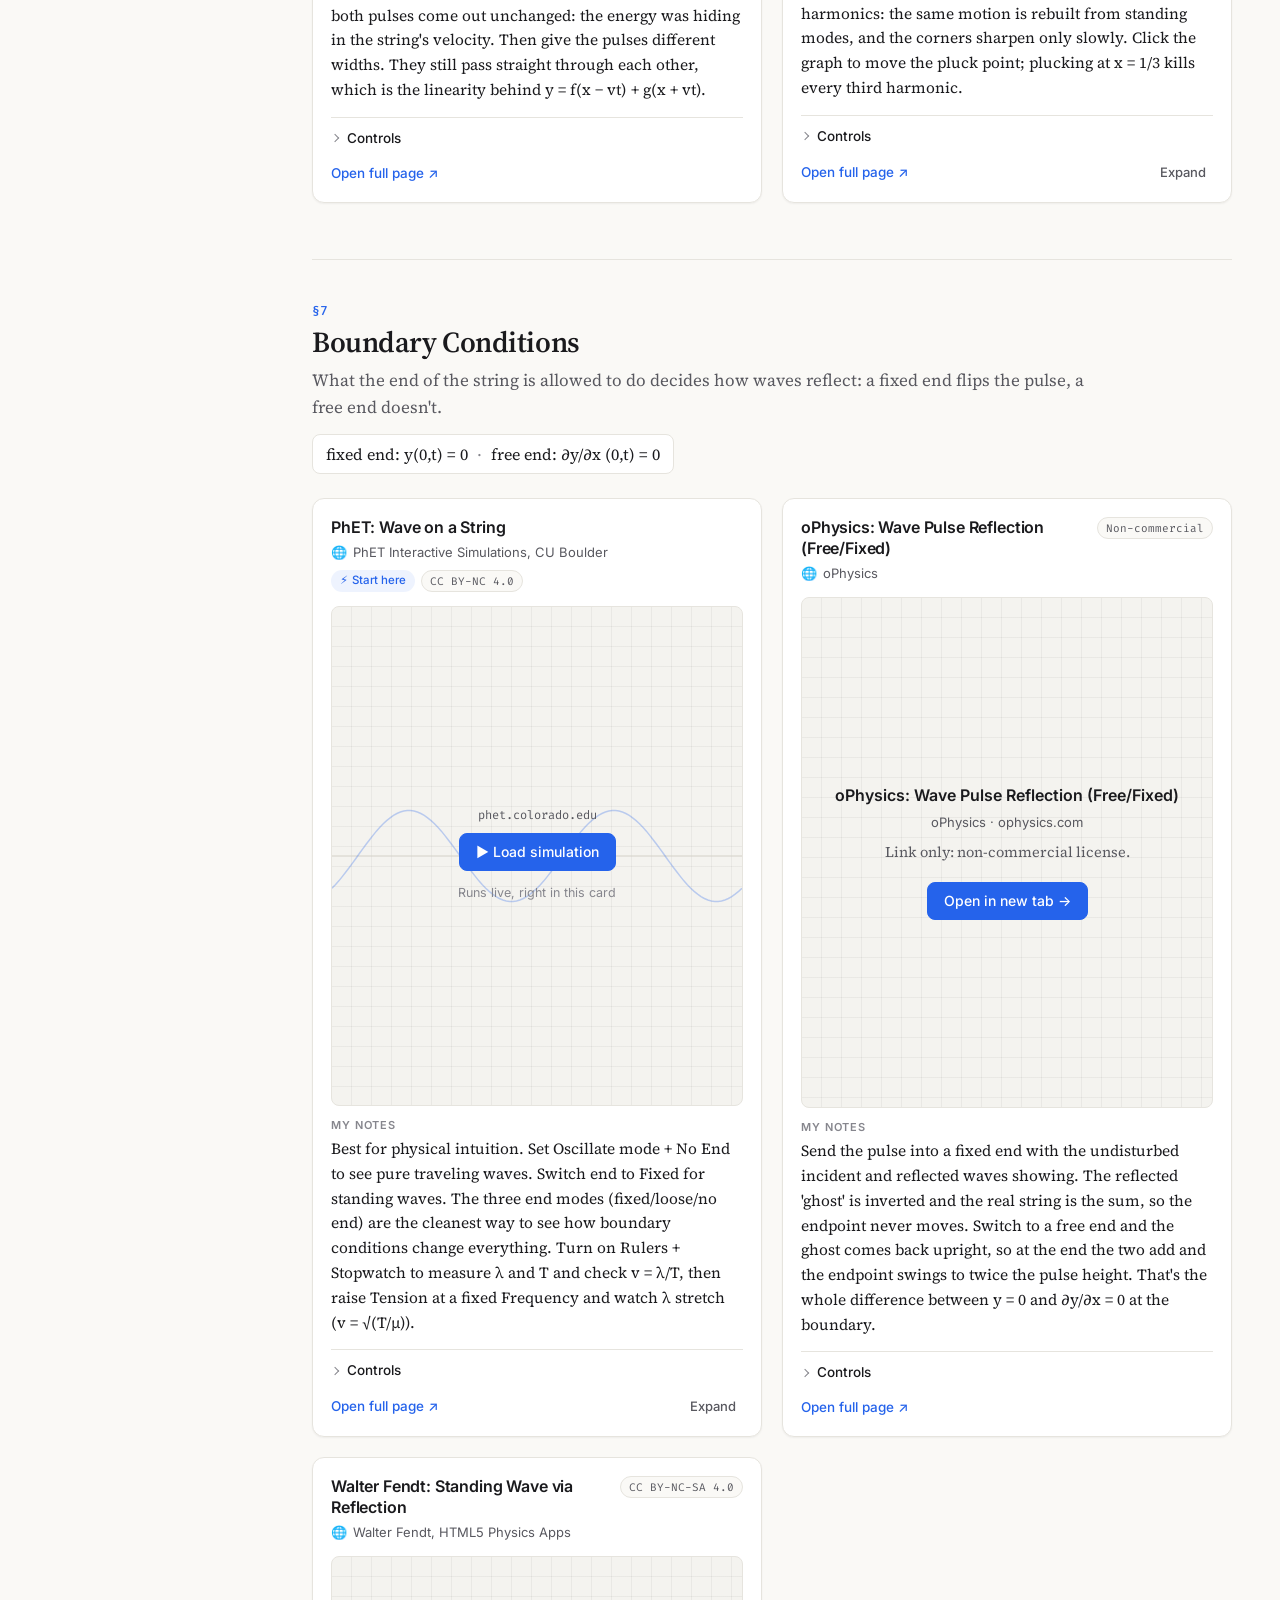
<file: waves/index.html>
<!doctype html>
<html lang="en">
<head>
  <meta charset="utf-8">
  <meta name="viewport" content="width=device-width, initial-scale=1">
  <title>Wave Physics Workbench</title>
  <meta name="description" content="Wave-physics simulations from PhET, Falstad, MIT Mathlets and others, grouped by topic, with notes on how to use each one. Part of intuition-deck.">
  <meta name="color-scheme" content="light dark">
  <script>
    // Apply a saved theme before first paint so the page never flashes the wrong one.
    try {
      var saved = localStorage.getItem('wb-theme');
      if (saved === 'light' || saved === 'dark') document.documentElement.dataset.theme = saved;
    } catch (e) {}
  </script>
  <link rel="icon" href="data:image/svg+xml,%3Csvg xmlns='http://www.w3.org/2000/svg' viewBox='0 0 24 24'%3E%3Cpath d='M2 12C4.5 3 9.5 3 12 12s7.5 9 10 0' fill='none' stroke='%232563eb' stroke-width='2.4' stroke-linecap='round'/%3E%3C/svg%3E">
  <link rel="preconnect" href="https://fonts.googleapis.com">
  <link rel="preconnect" href="https://fonts.gstatic.com" crossorigin>
  <link rel="stylesheet" href="https://fonts.googleapis.com/css2?family=Fira+Code:wght@400;500&family=Inter:wght@400;500;600&family=Source+Serif+4:ital,opsz,wght@0,8..60,400;0,8..60,600;1,8..60,400&display=swap">
  <link rel="stylesheet" href="assets/workbench.css">
  <script src="assets/workbench.js" defer></script>
</head>
<body id="top">
  <a class="skip-link" href="#main">Skip to content</a>

  <header class="site-header">
    <button class="icon-btn menu-btn" type="button" aria-controls="sidebar" aria-expanded="false" aria-label="Open topics menu">
      <svg width="20" height="20" viewBox="0 0 20 20" aria-hidden="true"><path d="M3 5.5h14M3 10h14M3 14.5h14" fill="none" stroke="currentColor" stroke-width="1.6" stroke-linecap="round"/></svg>
    </button>
    <a class="brand" href="#top">
      <svg class="brand__mark" width="22" height="22" viewBox="0 0 24 24" aria-hidden="true"><path d="M2 12C4.5 3 9.5 3 12 12s7.5 9 10 0" fill="none" stroke="currentColor" stroke-width="2" stroke-linecap="round"/></svg>
      <span>Wave Physics Workbench</span>
    </a>
    <div class="header-actions">
      <button class="icon-btn theme-toggle" id="theme-toggle" type="button" aria-label="Switch to dark theme">☾</button>
      <a class="icon-btn" href="https://github.com/aungkhnt/intuition-deck" target="_blank" rel="noopener noreferrer" aria-label="intuition-deck on GitHub">
        <svg width="18" height="18" viewBox="0 0 16 16" aria-hidden="true"><path fill="currentColor" d="M8 0c4.42 0 8 3.58 8 8a8.013 8.013 0 0 1-5.45 7.59c-.4.08-.55-.17-.55-.38 0-.27.01-1.13.01-2.2 0-.75-.25-1.23-.54-1.48 1.78-.2 3.65-.88 3.65-3.95 0-.88-.31-1.59-.82-2.15.08-.2.36-1.02-.08-2.12 0 0-.67-.22-2.2.82-.64-.18-1.32-.27-2-.27-.68 0-1.36.09-2 .27-1.53-1.03-2.2-.82-2.2-.82-.44 1.1-.16 1.92-.08 2.12-.51.56-.82 1.28-.82 2.15 0 3.06 1.86 3.75 3.64 3.95-.23.2-.44.55-.51 1.07-.46.21-1.61.55-2.33-.66-.15-.24-.6-.83-1.23-.82-.67.01-.27.38.01.53.34.19.73.9.82 1.13.16.45.68 1.31 2.69.94 0 .67.01 1.3.01 1.49 0 .21-.15.45-.55.38A7.995 7.995 0 0 1 0 8c0-4.42 3.58-8 8-8Z"/></svg>
        <span class="gh-label">GitHub</span>
      </a>
    </div>
  </header>

  <div class="layout">
    <aside class="sidebar" id="sidebar" aria-label="Workbench">
      <div class="sidebar__inner">
        <nav aria-labelledby="toc-label">
          <p class="sidebar__label" id="toc-label">Topics</p>
          <ol class="toc" id="toc"></ol>
        </nav>

        <p class="sidebar__label">Legend</p>
        <ul class="legend">
          <li><span aria-hidden="true">🌐</span> External tool</li>
          <li><span aria-hidden="true">⚡</span> Recommended first</li>
          <li><span aria-hidden="true">📐</span> My original sim</li>
        </ul>

        <p class="sidebar__label">Embeds</p>
        <label class="setting">
          <input type="checkbox" id="autoload">
          <span>Auto-load sims as they scroll into view<small>Each sim is a full app, so this gets heavy fast.</small></span>
        </label>

        <details class="about">
          <summary>About this workbench</summary>
          <p>This workbench embeds and links to educational simulations from PhET, Falstad, oPhysics, MIT Mathlets, Walter Fendt, The Physics Aviary, Dan Russell (PSU), and others. All rights to embedded content belong to their respective authors. See each tool's card for source attribution and license.</p>
          <p>The workbench code is MIT licensed and lives in <a href="https://github.com/aungkhnt/intuition-deck" target="_blank" rel="noopener noreferrer">intuition-deck</a>.</p>
        </details>
      </div>
    </aside>

    <main class="main" id="main" tabindex="-1">
      <div class="main__inner">
        <section class="intro" aria-labelledby="page-title">
          <p class="intro__kicker">intuition-deck</p>
          <h1 class="sr-only" id="page-title">Wave Physics Workbench</h1>
          <p class="lede">A working desk for building intuition about waves: the best free simulations on the web, sorted by topic, each with notes on how to actually use it. Start with the ⚡ cards. The last section is where my own sims will live, built to check the math from first principles rather than just show it.</p>
        </section>

        <div id="topics"></div>

        <noscript>
          <div class="notice"><p>This page builds its sections from <a href="tools.json">tools.json</a> with JavaScript. Turn JavaScript on to see the simulations.</p></div>
        </noscript>

        <footer class="site-footer">
          <p>Simulations belong to their authors; each card names its source and license. Workbench code is MIT licensed. <a href="https://github.com/aungkhnt/intuition-deck" target="_blank" rel="noopener noreferrer">intuition-deck on GitHub</a></p>
          <p id="file-mode-note" hidden>Opened from disk, so this page is reading <code>tools.js</code>. After editing <code>tools.json</code>, run <code>node scripts/sync-data.mjs</code> and reload.</p>
        </footer>
      </div>
    </main>
  </div>
</body>
</html>
</file>
<file: assets/site.css>
/* intuition-deck — shared styles for the landing page and 404.
   The workbench under /waves/ has its own stylesheet; these tokens mirror it. */

/* Tokens (light, then dark twice: explicit choice, then OS preference) --------*/

:root {
  --bg: #faf9f6;
  --surface: #ffffff;
  --sunk: #f4f3ef;
  --text: #1a1a1d;
  --muted: #58585f;
  --faint: #86868d;
  --line: #e6e4de;
  --line-strong: #d3d0c7;
  --accent: #2563eb;
  --accent-strong: #1d4ed8;
  --accent-soft: rgba(37, 99, 235, 0.08);
  --on-accent: #ffffff;
  --shadow: 0 1px 2px rgba(26, 26, 29, 0.05);
  --shadow-lift: 0 10px 30px rgba(26, 26, 29, 0.08);
  --header-bg: rgba(250, 249, 246, 0.86);

  --serif: "Source Serif 4", "Iowan Old Style", "Palatino Linotype", Georgia, serif;
  --sans: "Inter", system-ui, -apple-system, "Segoe UI", Roboto, sans-serif;
  --mono: "Fira Code", ui-monospace, "SF Mono", Menlo, Consolas, monospace;

  --radius: 14px;
  --radius-sm: 8px;
  color-scheme: light;
}

:root[data-theme="dark"] {
  --bg: #0f1115;
  --surface: #161920;
  --sunk: #1b1f27;
  --text: #e9e7e2;
  --muted: #a6a6ad;
  --faint: #7c7c84;
  --line: #262a33;
  --line-strong: #363b46;
  --accent: #6fa1ff;
  --accent-strong: #9bbeff;
  --accent-soft: rgba(111, 161, 255, 0.13);
  --on-accent: #0f1115;
  --shadow: none;
  --shadow-lift: 0 14px 34px rgba(0, 0, 0, 0.4);
  --header-bg: rgba(15, 17, 21, 0.86);
  color-scheme: dark;
}

@media (prefers-color-scheme: dark) {
  :root:not([data-theme="light"]) {
    --bg: #0f1115;
    --surface: #161920;
    --sunk: #1b1f27;
    --text: #e9e7e2;
    --muted: #a6a6ad;
    --faint: #7c7c84;
    --line: #262a33;
    --line-strong: #363b46;
    --accent: #6fa1ff;
    --accent-strong: #9bbeff;
    --accent-soft: rgba(111, 161, 255, 0.13);
    --on-accent: #0f1115;
    --shadow: none;
    --shadow-lift: 0 14px 34px rgba(0, 0, 0, 0.4);
    --header-bg: rgba(15, 17, 21, 0.86);
    color-scheme: dark;
  }
}

/* Base -----------------------------------------------------------------------*/

*, *::before, *::after { box-sizing: border-box; }

html { -webkit-text-size-adjust: 100%; }

@media (prefers-reduced-motion: no-preference) {
  html { scroll-behavior: smooth; }
}

body {
  margin: 0;
  min-height: 100vh;
  background: var(--bg);
  color: var(--text);
  font: 400 16px/1.6 var(--sans);
  -webkit-font-smoothing: antialiased;
  -moz-osx-font-smoothing: grayscale;
}

a { color: var(--accent); text-underline-offset: 2px; }
a:hover { color: var(--accent-strong); }

:focus-visible { outline: 2px solid var(--accent); outline-offset: 3px; border-radius: 5px; }

.wrap { width: 100%; max-width: 940px; margin: 0 auto; padding: 0 20px; }

/* Header ---------------------------------------------------------------------*/

.site-header {
  position: sticky;
  top: 0;
  z-index: 20;
  background: var(--header-bg);
  -webkit-backdrop-filter: saturate(1.3) blur(10px);
  backdrop-filter: saturate(1.3) blur(10px);
  border-bottom: 1px solid var(--line);
}

.site-header__inner {
  display: flex;
  align-items: center;
  gap: 8px;
  height: 58px;
}

.brand {
  display: flex;
  align-items: center;
  gap: 10px;
  margin-right: auto;
  color: var(--text);
  font-weight: 600;
  font-size: 15px;
  letter-spacing: -0.01em;
  text-decoration: none;
}
.brand__mark { flex: none; color: var(--accent); }

.icon-btn {
  display: inline-flex;
  align-items: center;
  justify-content: center;
  gap: 7px;
  height: 36px;
  min-width: 36px;
  padding: 0 10px;
  color: var(--muted);
  background: none;
  border: 1px solid transparent;
  border-radius: var(--radius-sm);
  font: 500 14px/1 var(--sans);
  text-decoration: none;
  cursor: pointer;
}
.icon-btn:hover { color: var(--text); background: var(--sunk); border-color: var(--line); }
.theme-toggle { font-size: 17px; }

@media (max-width: 480px) { .gh-label { display: none; } }

/* Hero -----------------------------------------------------------------------*/

.hero { padding: 72px 0 40px; }
.hero__kicker {
  margin: 0 0 16px;
  color: var(--accent);
  font: 600 12px/1 var(--sans);
  letter-spacing: 0.09em;
  text-transform: uppercase;
}
.hero h1 {
  margin: 0 0 20px;
  font: 600 clamp(34px, 6vw, 52px)/1.08 var(--serif);
  letter-spacing: -0.02em;
}
.hero p {
  max-width: 620px;
  margin: 0;
  font: 400 clamp(18px, 2.4vw, 21px)/1.5 var(--serif);
  color: var(--muted);
}
.hero em { color: var(--text); font-style: italic; }

/* Deck grid ------------------------------------------------------------------*/

.decks {
  display: grid;
  grid-template-columns: repeat(auto-fill, minmax(280px, 1fr));
  gap: 20px;
  padding: 16px 0 64px;
}

.deck {
  position: relative;
  display: flex;
  flex-direction: column;
  padding: 24px;
  color: inherit;
  background: var(--surface);
  border: 1px solid var(--line);
  border-radius: var(--radius);
  box-shadow: var(--shadow);
  text-decoration: none;
  transition: transform 0.16s ease, box-shadow 0.16s ease, border-color 0.16s ease;
}
a.deck:hover {
  transform: translateY(-3px);
  box-shadow: var(--shadow-lift);
  border-color: var(--line-strong);
  color: inherit;
}

.deck--soon { border-style: dashed; }

.deck__art {
  width: 100%;
  height: 60px;
  margin-bottom: 18px;
  color: var(--accent);
}
.deck__art line { stroke: var(--line-strong); stroke-width: 1; }
.deck__art polyline { fill: none; stroke: currentColor; stroke-width: 2; }
.deck--soon .deck__art { color: var(--faint); opacity: 0.6; }

.deck__status {
  align-self: flex-start;
  margin-bottom: 10px;
  padding: 3px 9px;
  border-radius: 999px;
  font: 600 10.5px/1 var(--sans);
  letter-spacing: 0.06em;
  text-transform: uppercase;
}
.deck__status--live { color: var(--accent); background: var(--accent-soft); }
.deck__status--soon { color: var(--faint); border: 1px dashed var(--line-strong); }

.deck h2 { margin: 0 0 8px; font: 600 20px/1.25 var(--sans); letter-spacing: -0.01em; }
.deck p { margin: 0; color: var(--muted); font: 400 15px/1.55 var(--serif); }
.deck__meta {
  margin-top: 16px;
  padding-top: 14px;
  border-top: 1px solid var(--line);
  color: var(--faint);
  font: 500 12.5px/1 var(--sans);
}
.deck__go { color: var(--accent); }
a.deck:hover .deck__go { text-decoration: underline; }

/* Footer ---------------------------------------------------------------------*/

.site-footer {
  padding: 28px 0 48px;
  border-top: 1px solid var(--line);
  color: var(--muted);
  font-size: 13.5px;
}
.site-footer p { max-width: 640px; margin: 0 auto; }

/* 404 ------------------------------------------------------------------------*/

.notfound { max-width: 620px; margin: 16vh auto 0; padding: 0 20px 48px; }
.notfound__code { margin: 0 0 12px; color: var(--accent); font: 500 13px/1 var(--mono); }
.notfound h1 { margin: 0 0 14px; font: 600 clamp(30px, 5vw, 40px)/1.15 var(--serif); letter-spacing: -0.015em; }
.notfound p { margin: 0 0 28px; color: var(--muted); font: 400 18px/1.55 var(--serif); }

.btn {
  display: inline-flex;
  align-items: center;
  gap: 8px;
  height: 42px;
  padding: 0 20px;
  color: var(--on-accent);
  background: var(--accent);
  border: 1px solid var(--accent);
  border-radius: var(--radius-sm);
  font: 500 15px/1 var(--sans);
  text-decoration: none;
}
.btn:hover { color: var(--on-accent); background: var(--accent-strong); border-color: var(--accent-strong); }

@media (prefers-reduced-motion: reduce) {
  *, *::before, *::after { transition: none !important; }
}
</file>
<file: rotation/assets/workbench.css>
/* Wave Physics Workbench
   1. Tokens (light, then dark)   4. Sidebar
   2. Base                        5. Topics and cards
   3. Header and layout           6. Stages: embeds, previews, planned sims */

/* 1. Tokens ---------------------------------------------------------------- */

:root {
  --bg: #faf9f6;
  --surface: #ffffff;
  --sunk: #f4f3ef;
  --text: #1a1a1d;
  --muted: #58585f;
  --faint: #86868d;
  --line: #e6e4de;
  --line-strong: #d3d0c7;
  --grid-line: rgba(26, 26, 29, 0.05);
  --accent: #2563eb;
  --accent-strong: #1d4ed8;
  --accent-soft: rgba(37, 99, 235, 0.08);
  --on-accent: #ffffff;
  --ribbon: #dde7fd;
  --ribbon-text: #1e3a8a;
  --shadow: 0 1px 2px rgba(26, 26, 29, 0.05);
  --header-bg: rgba(250, 249, 246, 0.86);

  --serif: "Source Serif 4", "Iowan Old Style", "Palatino Linotype", Georgia, serif;
  --sans: "Inter", system-ui, -apple-system, "Segoe UI", Roboto, sans-serif;
  --mono: "Fira Code", ui-monospace, "SF Mono", Menlo, Consolas, monospace;

  --header-h: 56px;
  --sidebar-w: 264px;
  --radius: 12px;
  --radius-sm: 8px;
  --stage-h: 500px;

  color-scheme: light;
}

/* The dark palette appears twice: once for an explicit choice (toggle), once
   for the OS preference when no choice was made. Keep the two blocks in sync. */
:root[data-theme="dark"] {
  --bg: #0f1115;
  --surface: #161920;
  --sunk: #1b1f27;
  --text: #e9e7e2;
  --muted: #a6a6ad;
  --faint: #7c7c84;
  --line: #262a33;
  --line-strong: #363b46;
  --grid-line: rgba(233, 231, 226, 0.045);
  --accent: #6fa1ff;
  --accent-strong: #9bbeff;
  --accent-soft: rgba(111, 161, 255, 0.13);
  --on-accent: #0f1115;
  --ribbon: #1f2c48;
  --ribbon-text: #c3d5ff;
  --shadow: none;
  --header-bg: rgba(15, 17, 21, 0.86);
  color-scheme: dark;
}

@media (prefers-color-scheme: dark) {
  :root:not([data-theme="light"]) {
    --bg: #0f1115;
    --surface: #161920;
    --sunk: #1b1f27;
    --text: #e9e7e2;
    --muted: #a6a6ad;
    --faint: #7c7c84;
    --line: #262a33;
    --line-strong: #363b46;
    --grid-line: rgba(233, 231, 226, 0.045);
    --accent: #6fa1ff;
    --accent-strong: #9bbeff;
    --accent-soft: rgba(111, 161, 255, 0.13);
    --on-accent: #0f1115;
    --ribbon: #1f2c48;
    --ribbon-text: #c3d5ff;
    --shadow: none;
    --header-bg: rgba(15, 17, 21, 0.86);
    color-scheme: dark;
  }
}

/* 2. Base ------------------------------------------------------------------ */

*, *::before, *::after { box-sizing: border-box; }

html {
  -webkit-text-size-adjust: 100%;
  scroll-padding-top: calc(var(--header-h) + 16px);
}

@media (prefers-reduced-motion: no-preference) {
  html { scroll-behavior: smooth; }
}

body {
  margin: 0;
  background: var(--bg);
  color: var(--text);
  font: 400 15px/1.55 var(--sans);
  -webkit-font-smoothing: antialiased;
  -moz-osx-font-smoothing: grayscale;
}

a { color: var(--accent); text-decoration-thickness: 1px; text-underline-offset: 2px; }
a:hover { color: var(--accent-strong); }

:focus-visible { outline: 2px solid var(--accent); outline-offset: 2px; border-radius: 4px; }

code {
  font-family: var(--mono);
  font-size: 0.86em;
  padding: 0.08em 0.35em;
  background: var(--sunk);
  border: 1px solid var(--line);
  border-radius: 4px;
}

sub, sup { font-size: 0.72em; line-height: 0; }

.sr-only {
  position: absolute;
  width: 1px;
  height: 1px;
  margin: -1px;
  padding: 0;
  overflow: hidden;
  clip: rect(0 0 0 0);
  white-space: nowrap;
  border: 0;
}

.skip-link {
  position: absolute;
  top: -48px;
  left: 12px;
  z-index: 100;
  padding: 8px 12px;
  background: var(--surface);
  border: 1px solid var(--line);
  border-radius: var(--radius-sm);
}
.skip-link:focus { top: 8px; }

@media (prefers-reduced-motion: reduce) {
  *, *::before, *::after { transition: none !important; animation: none !important; }
}

/* 3. Header and layout ----------------------------------------------------- */

.site-header {
  position: sticky;
  top: 0;
  z-index: 40;
  display: flex;
  align-items: center;
  gap: 8px;
  height: var(--header-h);
  padding: 0 16px;
  background: var(--header-bg);
  -webkit-backdrop-filter: saturate(1.3) blur(10px);
  backdrop-filter: saturate(1.3) blur(10px);
  border-bottom: 1px solid var(--line);
}

.brand {
  display: flex;
  align-items: center;
  gap: 10px;
  margin-right: auto;
  min-width: 0;
  color: var(--text);
  font-weight: 600;
  font-size: 15px;
  letter-spacing: -0.01em;
  text-decoration: none;
  white-space: nowrap;
}
.brand:hover { color: var(--text); }
.brand__mark { flex: none; color: var(--accent); }

.header-actions { display: flex; align-items: center; gap: 4px; }

.icon-btn {
  display: inline-flex;
  align-items: center;
  justify-content: center;
  gap: 7px;
  height: 36px;
  min-width: 36px;
  padding: 0 9px;
  color: var(--muted);
  background: none;
  border: 1px solid transparent;
  border-radius: var(--radius-sm);
  font: 500 14px/1 var(--sans);
  text-decoration: none;
  cursor: pointer;
}
.icon-btn:hover { color: var(--text); background: var(--sunk); border-color: var(--line); }
.theme-toggle { font-size: 17px; }
.menu-btn { margin-left: -6px; }

@media (min-width: 960px) { .menu-btn { display: none; } }
@media (max-width: 560px) { .gh-label { display: none; } }
@media (max-width: 400px) { .brand__mark { display: none; } }

.layout { min-height: calc(100vh - var(--header-h)); }

@media (min-width: 960px) {
  .layout { display: grid; grid-template-columns: var(--sidebar-w) minmax(0, 1fr); }
}

.main { min-width: 0; padding: 28px 16px 48px; }
.main:focus { outline: none; }
.main__inner { max-width: 1240px; margin: 0 auto; }

@media (min-width: 640px) { .main { padding: 36px 32px 64px; } }
@media (min-width: 1280px) { .main { padding: 44px 48px 72px; } }

.intro { max-width: 780px; margin: 0 0 44px; }

.intro__kicker {
  margin: 0 0 14px;
  color: var(--accent);
  font: 600 12px/1 var(--sans);
  letter-spacing: 0.08em;
  text-transform: uppercase;
}

.lede {
  margin: 0;
  font: 400 21px/1.5 var(--serif);
  letter-spacing: -0.005em;
}

@media (max-width: 640px) { .lede { font-size: 18px; } }

.site-footer {
  margin-top: 24px;
  padding-top: 24px;
  border-top: 1px solid var(--line);
  color: var(--muted);
  font-size: 13px;
}
.site-footer p { max-width: 780px; margin: 0 0 8px; }

.notice {
  padding: 16px 18px;
  background: var(--surface);
  border: 1px solid var(--line-strong);
  border-radius: var(--radius);
  font: 400 16px/1.55 var(--serif);
}
.notice p { margin: 0 0 6px; }
.notice p:last-child { margin: 0; }

/* 4. Sidebar --------------------------------------------------------------- */

.sidebar { font-size: 14px; }
.sidebar__inner { padding: 20px 16px 32px; }

@media (min-width: 960px) {
  .sidebar {
    position: sticky;
    top: var(--header-h);
    align-self: start;
    height: calc(100vh - var(--header-h));
    overflow-y: auto;
    border-right: 1px solid var(--line);
  }
  .sidebar__inner { padding: 28px 20px 40px 24px; }
}

/* On narrow screens the sidebar becomes a drop-down panel under the header. */
@media (max-width: 959.98px) {
  .sidebar {
    position: fixed;
    top: var(--header-h);
    left: 0;
    right: 0;
    z-index: 35;
    max-height: calc(100vh - var(--header-h));
    max-height: calc(100dvh - var(--header-h));
    overflow-y: auto;
    background: var(--bg);
    border-bottom: 1px solid var(--line);
    box-shadow: 0 16px 32px rgba(0, 0, 0, 0.12);
    opacity: 0;
    visibility: hidden;
    transform: translateY(-6px);
    transition: opacity 0.16s ease, transform 0.16s ease, visibility 0s linear 0.16s;
  }
  .menu-open .sidebar {
    opacity: 1;
    visibility: visible;
    transform: none;
    transition: opacity 0.16s ease, transform 0.16s ease;
  }
}

.sidebar__label {
  margin: 0 0 8px;
  color: var(--faint);
  font: 600 11px/1.2 var(--sans);
  letter-spacing: 0.08em;
  text-transform: uppercase;
}

.toc { margin: 0 0 26px; padding: 0; list-style: none; }

.toc a {
  display: grid;
  grid-template-columns: 20px minmax(0, 1fr) auto;
  gap: 8px;
  align-items: baseline;
  margin: 0 -8px;
  padding: 6px 8px;
  color: var(--muted);
  border-radius: 6px;
  text-decoration: none;
  line-height: 1.35;
}
.toc a:hover { color: var(--text); background: var(--sunk); }
.toc a[aria-current] { color: var(--accent); background: var(--accent-soft); }

.toc__num { color: var(--faint); font: 500 12px/1 var(--mono); }
.toc a[aria-current] .toc__num { color: inherit; }
.toc__count { color: var(--faint); font: 500 11px/1 var(--sans); }

.legend { display: grid; gap: 6px; margin: 0 0 26px; padding: 0; color: var(--muted); list-style: none; }
.legend span { display: inline-block; width: 22px; }

.setting {
  display: flex;
  gap: 10px;
  align-items: flex-start;
  margin: 0 0 26px;
  color: var(--text);
  line-height: 1.4;
  cursor: pointer;
}
.setting input { flex: none; margin: 2px 0 0; accent-color: var(--accent); }
.setting small { display: block; margin-top: 3px; color: var(--faint); font-size: 12.5px; }

.about { padding-top: 14px; border-top: 1px solid var(--line); }
.about summary { color: var(--text); font-weight: 500; cursor: pointer; }
.about p { margin: 10px 0 0; color: var(--muted); font: 400 14px/1.55 var(--serif); }

/* 5. Topics and cards ------------------------------------------------------ */

/* Gallery: a compact tile per sim at the top, each jumping to its full card. */
.gallery { margin: 0 0 60px; }
.gallery__head { margin-bottom: 18px; }
.gallery__head h2 { margin: 0 0 4px; font: 600 22px/1.2 var(--serif); letter-spacing: -0.01em; }
.gallery__hint { margin: 0; color: var(--muted); font-size: 14px; }

.gallery__grid { display: grid; grid-template-columns: repeat(auto-fill, minmax(212px, 1fr)); gap: 12px; }

.tile {
  display: flex;
  flex-direction: column;
  min-width: 0;
  overflow: hidden;
  color: var(--text);
  background: var(--surface);
  border: 1px solid var(--line);
  border-radius: var(--radius-sm);
  box-shadow: var(--shadow);
  text-decoration: none;
  transition: border-color 0.14s ease, transform 0.14s ease;
}
.tile:hover { color: var(--text); border-color: var(--line-strong); transform: translateY(-2px); }
.tile--planned { border-style: dashed; border-color: var(--line-strong); }

.tile__art {
  position: relative;
  height: 44px;
  overflow: hidden;
  background-color: var(--sunk);
  background-image:
    linear-gradient(var(--grid-line) 1px, transparent 1px),
    linear-gradient(90deg, var(--grid-line) 1px, transparent 1px);
  background-size: 16px 16px;
  background-position: -1px -1px;
  border-bottom: 1px solid var(--line);
}
.tile__wave { position: absolute; top: 50%; left: 0; width: 100%; height: 40px; color: var(--accent); transform: translateY(-50%); }
.tile__wave line { stroke: var(--line-strong); stroke-width: 1; }
.tile__wave polyline { fill: none; stroke: currentColor; stroke-width: 1.4; opacity: 0.32; }

.tile__body { flex: 1 1 auto; display: flex; flex-direction: column; gap: 3px; padding: 10px 12px; }
.tile__name { display: flex; align-items: baseline; gap: 5px; font: 600 13.5px/1.3 var(--sans); letter-spacing: -0.01em; }
.tile__star { flex: none; color: var(--accent); font-size: 11px; }
.tile__source { display: flex; align-items: baseline; gap: 5px; color: var(--muted); font-size: 12px; }
.tile__icon { flex: none; }

.tile__foot { display: flex; align-items: center; justify-content: space-between; gap: 8px; margin-top: auto; padding-top: 8px; }
.tile__tags { display: flex; flex-wrap: wrap; gap: 5px; min-width: 0; }
.tile__tag { color: var(--faint); font: 500 10.5px/1.4 var(--mono); }

.tile__mode {
  flex: none;
  padding: 2px 7px;
  color: var(--muted);
  background: var(--bg);
  border: 1px solid var(--line);
  border-radius: 999px;
  font: 500 10px/1.3 var(--sans);
  letter-spacing: 0.02em;
  text-transform: uppercase;
}
.tile__mode--embeds { color: var(--accent); background: var(--accent-soft); border-color: transparent; }

.topic { margin-bottom: 72px; }
/* A pronounced divider closes each topic: a 2px rule tipped with a short accent bar. */
.topic + .topic { position: relative; padding-top: 56px; border-top: 2px solid var(--line-strong); }
.topic + .topic::before {
  content: "";
  position: absolute;
  top: -2px;
  left: 0;
  width: 64px;
  height: 2px;
  background: var(--accent);
}

.topic__head { max-width: 780px; margin-bottom: 24px; }

.topic__num { margin: 0 0 8px; color: var(--accent); font: 500 13px/1 var(--mono); }

.topic h2 {
  margin: 0 0 8px;
  font: 600 29px/1.2 var(--serif);
  letter-spacing: -0.015em;
}

.topic__summary { margin: 0 0 14px; color: var(--muted); font: 400 17px/1.55 var(--serif); }

.topic__eq {
  display: inline-block;
  max-width: 100%;
  margin: 0;
  padding: 7px 13px;
  background: var(--surface);
  border: 1px solid var(--line);
  border-radius: var(--radius-sm);
  font: 400 16px/1.5 var(--serif);
}
.eq-part { display: inline-block; max-width: 100%; }
.eq-sep { margin: 0 0.3em; color: var(--faint); }

.topic__empty { color: var(--muted); font-family: var(--serif); }

/* One sim per row, always: each card gets the full breadth of the column so the
   embedded app has room to render. Expand still makes a card's stage taller. */
.grid { display: grid; grid-template-columns: minmax(0, 1fr); gap: 20px; }

.card {
  position: relative;
  display: flex;
  flex-direction: column;
  gap: 14px;
  min-width: 0;
  padding: 18px;
  overflow: hidden;
  background: var(--surface);
  border: 1px solid var(--line);
  border-radius: var(--radius);
  box-shadow: var(--shadow);
}

.card--wide { grid-column: 1 / -1; }

.card__head { display: flex; flex-wrap: wrap; align-items: flex-start; justify-content: space-between; gap: 8px 12px; }
.card__titles { flex: 1 1 220px; min-width: 0; }

.card__title { margin: 0; font: 600 16px/1.3 var(--sans); letter-spacing: -0.01em; }

.card__source { margin: 4px 0 0; color: var(--muted); font-size: 13px; }
.card__icon { margin-right: 6px; }

.card__badges { display: flex; flex-wrap: wrap; gap: 6px; }

.badge {
  display: inline-flex;
  align-items: center;
  gap: 4px;
  height: 22px;
  padding: 0 8px;
  color: var(--muted);
  background: var(--bg);
  border: 1px solid var(--line);
  border-radius: 999px;
  font: 500 11.5px/1 var(--sans);
  white-space: nowrap;
}
.badge--license { font: 400 11px/1 var(--mono); }
.badge--start { color: var(--accent); background: var(--accent-soft); border-color: transparent; }

.eyebrow {
  display: flex;
  align-items: center;
  gap: 8px;
  margin: 0 0 6px;
  color: var(--faint);
  font: 600 11px/1 var(--sans);
  letter-spacing: 0.08em;
  text-transform: uppercase;
}

.notes__body { margin: 0; font: 400 15.5px/1.6 var(--serif); }

.pill--draft {
  padding: 3px 7px;
  color: var(--muted);
  border: 1px dashed var(--line-strong);
  border-radius: 999px;
  font: 500 10.5px/1 var(--sans);
  letter-spacing: 0.02em;
  text-transform: none;
  cursor: help;
}

.controls { padding-top: 10px; color: var(--muted); border-top: 1px solid var(--line); font-size: 13.5px; }
.controls summary {
  display: flex;
  align-items: center;
  gap: 6px;
  width: fit-content;
  color: var(--text);
  font-weight: 500;
  list-style: none;
  cursor: pointer;
}
.controls summary::-webkit-details-marker { display: none; }
.controls summary::before {
  content: "";
  width: 6px;
  height: 6px;
  margin: 0 3px 0 1px;
  border-right: 1.5px solid var(--faint);
  border-bottom: 1.5px solid var(--faint);
  transform: rotate(-45deg);
  transition: transform 0.15s ease;
}
.controls[open] summary::before { transform: rotate(45deg); }
.controls p { margin: 8px 0 0; line-height: 1.55; }

.card__foot {
  display: flex;
  flex-wrap: wrap;
  align-items: center;
  justify-content: space-between;
  gap: 8px 16px;
  margin-top: auto;
  font-size: 13.5px;
}

.link { font-weight: 500; text-decoration: none; }
.link:hover { text-decoration: underline; }

.card__actions { display: flex; gap: 2px; }

.link-btn {
  padding: 5px 7px;
  color: var(--muted);
  background: none;
  border: 0;
  border-radius: 6px;
  font: 500 13px/1 var(--sans);
  cursor: pointer;
}
.link-btn:hover { color: var(--text); background: var(--sunk); }
.card:not(.has-embed) [data-action="unload"] { display: none; }

/* Planned original sims: same card, dashed, with a corner ribbon. */
.card--planned { border-style: dashed; border-color: var(--line-strong); }
.card--planned .card__head { padding-right: 52px; }

.ribbon {
  position: absolute;
  top: 18px;
  right: -36px;
  width: 140px;
  padding: 4px 0;
  color: var(--ribbon-text);
  background: var(--ribbon);
  font: 600 10px/1.2 var(--sans);
  letter-spacing: 0.08em;
  text-align: center;
  text-transform: uppercase;
  transform: rotate(45deg);
  pointer-events: none;
}

.link--stub { color: var(--muted); font: 400 12.5px/1.4 var(--mono); }
.card__status { color: var(--faint); font-size: 12.5px; }

/* 6. Stages: embeds, previews, planned sims -------------------------------- */

.stage {
  position: relative;
  overflow: hidden;
  background-color: var(--sunk);
  background-image:
    linear-gradient(var(--grid-line) 1px, transparent 1px),
    linear-gradient(90deg, var(--grid-line) 1px, transparent 1px);
  background-size: 20px 20px;
  background-position: -1px -1px;
  border: 1px solid var(--line);
  border-radius: var(--radius-sm);
}

.stage--embed { height: var(--stage-h); }
.card--wide .stage--embed { height: min(82vh, 860px); }

/* Sims are built for white pages; give them one even in dark mode. */
.stage iframe { position: absolute; inset: 0; width: 100%; height: 100%; background: #fff; border: 0; }

.stage__poster {
  position: absolute;
  inset: 0;
  display: flex;
  flex-direction: column;
  align-items: center;
  justify-content: center;
  gap: 12px;
  padding: 24px;
  text-align: center;
}
.stage__poster > :not(.stage__art) { position: relative; }

.stage__art {
  position: absolute;
  top: 50%;
  left: 0;
  width: 100%;
  height: 140px;
  color: var(--accent);
  transform: translateY(-50%);
  pointer-events: none;
}
.stage__art line { stroke: var(--line-strong); stroke-width: 1; }
.stage__art polyline { fill: none; stroke: currentColor; stroke-width: 1.5; opacity: 0.28; }

.stage__host { margin: 0; color: var(--muted); font: 400 12px/1 var(--mono); }
.stage__hint { margin: 0; color: var(--faint); font-size: 12.5px; }

.stage__status {
  position: absolute;
  top: 10px;
  left: 10px;
  z-index: 2;
  padding: 5px 9px;
  color: var(--muted);
  background: var(--surface);
  border: 1px solid var(--line);
  border-radius: 999px;
  font: 500 12px/1 var(--sans);
  pointer-events: none;
}
.stage[data-state="loaded"] .stage__status,
.stage[data-state="failed"] .stage__status { display: none; }

.stage__fallback {
  position: absolute;
  inset: 0;
  z-index: 3;
  display: grid;
  place-items: center;
  padding: 20px;
  background: var(--sunk);
}

.stage--link { display: grid; place-items: center; flex: 1 1 auto; min-height: 200px; }

.preview {
  display: flex;
  flex-direction: column;
  align-items: center;
  gap: 6px;
  max-width: 440px;
  padding: 24px;
  text-align: center;
}
.preview__title { margin: 0; font: 600 16px/1.3 var(--sans); }
.preview__meta { margin: 0; color: var(--muted); font-size: 13px; }
.preview__reason { margin: 4px 0 8px; color: var(--muted); font: 400 14.5px/1.5 var(--serif); }
.preview__actions { display: flex; flex-wrap: wrap; justify-content: center; gap: 8px; margin-top: 4px; }

.btn {
  display: inline-flex;
  align-items: center;
  justify-content: center;
  gap: 8px;
  height: 38px;
  padding: 0 16px;
  color: var(--text);
  background: var(--surface);
  border: 1px solid var(--line-strong);
  border-radius: var(--radius-sm);
  font: 500 14px/1 var(--sans);
  text-decoration: none;
  cursor: pointer;
}
.btn:hover { color: var(--text); border-color: var(--faint); }
.btn--primary { color: var(--on-accent); background: var(--accent); border-color: var(--accent); }
.btn--primary:hover { color: var(--on-accent); background: var(--accent-strong); border-color: var(--accent-strong); }
.btn--quiet { color: var(--muted); background: none; border-color: transparent; }
.btn--quiet:hover { background: var(--surface); border-color: var(--line); }

.stage--planned {
  display: flex;
  flex: 1 1 auto;
  flex-direction: column;
  justify-content: center;
  gap: 4px;
  min-height: 170px;
  padding: 20px 22px;
  border-style: dashed;
}
.planned__check { margin: 0; font: 400 16px/1.55 var(--serif); }
.planned__pairs { margin: 10px 0 0; color: var(--muted); font-size: 13px; }

/* 404 page */
.notfound { max-width: 620px; margin: 18vh auto 0; padding: 0 20px 48px; }
.notfound h1 { margin: 0 0 12px; font: 600 34px/1.2 var(--serif); letter-spacing: -0.015em; }
.notfound .lede { margin-bottom: 28px; color: var(--muted); }
</file>
<file: thermo/assets/workbench.css>
/* Wave Physics Workbench
   1. Tokens (light, then dark)   4. Sidebar
   2. Base                        5. Topics and cards
   3. Header and layout           6. Stages: embeds, previews, planned sims */

/* 1. Tokens ---------------------------------------------------------------- */

:root {
  --bg: #faf9f6;
  --surface: #ffffff;
  --sunk: #f4f3ef;
  --text: #1a1a1d;
  --muted: #58585f;
  --faint: #86868d;
  --line: #e6e4de;
  --line-strong: #d3d0c7;
  --grid-line: rgba(26, 26, 29, 0.05);
  --accent: #2563eb;
  --accent-strong: #1d4ed8;
  --accent-soft: rgba(37, 99, 235, 0.08);
  --on-accent: #ffffff;
  --ribbon: #dde7fd;
  --ribbon-text: #1e3a8a;
  --shadow: 0 1px 2px rgba(26, 26, 29, 0.05);
  --header-bg: rgba(250, 249, 246, 0.86);

  --serif: "Source Serif 4", "Iowan Old Style", "Palatino Linotype", Georgia, serif;
  --sans: "Inter", system-ui, -apple-system, "Segoe UI", Roboto, sans-serif;
  --mono: "Fira Code", ui-monospace, "SF Mono", Menlo, Consolas, monospace;

  --header-h: 56px;
  --sidebar-w: 264px;
  --radius: 12px;
  --radius-sm: 8px;
  --stage-h: 500px;

  color-scheme: light;
}

/* The dark palette appears twice: once for an explicit choice (toggle), once
   for the OS preference when no choice was made. Keep the two blocks in sync. */
:root[data-theme="dark"] {
  --bg: #0f1115;
  --surface: #161920;
  --sunk: #1b1f27;
  --text: #e9e7e2;
  --muted: #a6a6ad;
  --faint: #7c7c84;
  --line: #262a33;
  --line-strong: #363b46;
  --grid-line: rgba(233, 231, 226, 0.045);
  --accent: #6fa1ff;
  --accent-strong: #9bbeff;
  --accent-soft: rgba(111, 161, 255, 0.13);
  --on-accent: #0f1115;
  --ribbon: #1f2c48;
  --ribbon-text: #c3d5ff;
  --shadow: none;
  --header-bg: rgba(15, 17, 21, 0.86);
  color-scheme: dark;
}

@media (prefers-color-scheme: dark) {
  :root:not([data-theme="light"]) {
    --bg: #0f1115;
    --surface: #161920;
    --sunk: #1b1f27;
    --text: #e9e7e2;
    --muted: #a6a6ad;
    --faint: #7c7c84;
    --line: #262a33;
    --line-strong: #363b46;
    --grid-line: rgba(233, 231, 226, 0.045);
    --accent: #6fa1ff;
    --accent-strong: #9bbeff;
    --accent-soft: rgba(111, 161, 255, 0.13);
    --on-accent: #0f1115;
    --ribbon: #1f2c48;
    --ribbon-text: #c3d5ff;
    --shadow: none;
    --header-bg: rgba(15, 17, 21, 0.86);
    color-scheme: dark;
  }
}

/* 2. Base ------------------------------------------------------------------ */

*, *::before, *::after { box-sizing: border-box; }

html {
  -webkit-text-size-adjust: 100%;
  scroll-padding-top: calc(var(--header-h) + 16px);
}

@media (prefers-reduced-motion: no-preference) {
  html { scroll-behavior: smooth; }
}

body {
  margin: 0;
  background: var(--bg);
  color: var(--text);
  font: 400 15px/1.55 var(--sans);
  -webkit-font-smoothing: antialiased;
  -moz-osx-font-smoothing: grayscale;
}

a { color: var(--accent); text-decoration-thickness: 1px; text-underline-offset: 2px; }
a:hover { color: var(--accent-strong); }

:focus-visible { outline: 2px solid var(--accent); outline-offset: 2px; border-radius: 4px; }

code {
  font-family: var(--mono);
  font-size: 0.86em;
  padding: 0.08em 0.35em;
  background: var(--sunk);
  border: 1px solid var(--line);
  border-radius: 4px;
}

sub, sup { font-size: 0.72em; line-height: 0; }

.sr-only {
  position: absolute;
  width: 1px;
  height: 1px;
  margin: -1px;
  padding: 0;
  overflow: hidden;
  clip: rect(0 0 0 0);
  white-space: nowrap;
  border: 0;
}

.skip-link {
  position: absolute;
  top: -48px;
  left: 12px;
  z-index: 100;
  padding: 8px 12px;
  background: var(--surface);
  border: 1px solid var(--line);
  border-radius: var(--radius-sm);
}
.skip-link:focus { top: 8px; }

@media (prefers-reduced-motion: reduce) {
  *, *::before, *::after { transition: none !important; animation: none !important; }
}

/* 3. Header and layout ----------------------------------------------------- */

.site-header {
  position: sticky;
  top: 0;
  z-index: 40;
  display: flex;
  align-items: center;
  gap: 8px;
  height: var(--header-h);
  padding: 0 16px;
  background: var(--header-bg);
  -webkit-backdrop-filter: saturate(1.3) blur(10px);
  backdrop-filter: saturate(1.3) blur(10px);
  border-bottom: 1px solid var(--line);
}

.brand {
  display: flex;
  align-items: center;
  gap: 10px;
  margin-right: auto;
  min-width: 0;
  color: var(--text);
  font-weight: 600;
  font-size: 15px;
  letter-spacing: -0.01em;
  text-decoration: none;
  white-space: nowrap;
}
.brand:hover { color: var(--text); }
.brand__mark { flex: none; color: var(--accent); }

.header-actions { display: flex; align-items: center; gap: 4px; }

.icon-btn {
  display: inline-flex;
  align-items: center;
  justify-content: center;
  gap: 7px;
  height: 36px;
  min-width: 36px;
  padding: 0 9px;
  color: var(--muted);
  background: none;
  border: 1px solid transparent;
  border-radius: var(--radius-sm);
  font: 500 14px/1 var(--sans);
  text-decoration: none;
  cursor: pointer;
}
.icon-btn:hover { color: var(--text); background: var(--sunk); border-color: var(--line); }
.theme-toggle { font-size: 17px; }
.menu-btn { margin-left: -6px; }

@media (min-width: 960px) { .menu-btn { display: none; } }
@media (max-width: 560px) { .gh-label { display: none; } }
@media (max-width: 400px) { .brand__mark { display: none; } }

.layout { min-height: calc(100vh - var(--header-h)); }

@media (min-width: 960px) {
  .layout { display: grid; grid-template-columns: var(--sidebar-w) minmax(0, 1fr); }
}

.main { min-width: 0; padding: 28px 16px 48px; }
.main:focus { outline: none; }
.main__inner { max-width: 1240px; margin: 0 auto; }

@media (min-width: 640px) { .main { padding: 36px 32px 64px; } }
@media (min-width: 1280px) { .main { padding: 44px 48px 72px; } }

.intro { max-width: 780px; margin: 0 0 44px; }

.intro__kicker {
  margin: 0 0 14px;
  color: var(--accent);
  font: 600 12px/1 var(--sans);
  letter-spacing: 0.08em;
  text-transform: uppercase;
}

.lede {
  margin: 0;
  font: 400 21px/1.5 var(--serif);
  letter-spacing: -0.005em;
}

@media (max-width: 640px) { .lede { font-size: 18px; } }

.site-footer {
  margin-top: 24px;
  padding-top: 24px;
  border-top: 1px solid var(--line);
  color: var(--muted);
  font-size: 13px;
}
.site-footer p { max-width: 780px; margin: 0 0 8px; }

.notice {
  padding: 16px 18px;
  background: var(--surface);
  border: 1px solid var(--line-strong);
  border-radius: var(--radius);
  font: 400 16px/1.55 var(--serif);
}
.notice p { margin: 0 0 6px; }
.notice p:last-child { margin: 0; }

/* 4. Sidebar --------------------------------------------------------------- */

.sidebar { font-size: 14px; }
.sidebar__inner { padding: 20px 16px 32px; }

@media (min-width: 960px) {
  .sidebar {
    position: sticky;
    top: var(--header-h);
    align-self: start;
    height: calc(100vh - var(--header-h));
    overflow-y: auto;
    border-right: 1px solid var(--line);
  }
  .sidebar__inner { padding: 28px 20px 40px 24px; }
}

/* On narrow screens the sidebar becomes a drop-down panel under the header. */
@media (max-width: 959.98px) {
  .sidebar {
    position: fixed;
    top: var(--header-h);
    left: 0;
    right: 0;
    z-index: 35;
    max-height: calc(100vh - var(--header-h));
    max-height: calc(100dvh - var(--header-h));
    overflow-y: auto;
    background: var(--bg);
    border-bottom: 1px solid var(--line);
    box-shadow: 0 16px 32px rgba(0, 0, 0, 0.12);
    opacity: 0;
    visibility: hidden;
    transform: translateY(-6px);
    transition: opacity 0.16s ease, transform 0.16s ease, visibility 0s linear 0.16s;
  }
  .menu-open .sidebar {
    opacity: 1;
    visibility: visible;
    transform: none;
    transition: opacity 0.16s ease, transform 0.16s ease;
  }
}

.sidebar__label {
  margin: 0 0 8px;
  color: var(--faint);
  font: 600 11px/1.2 var(--sans);
  letter-spacing: 0.08em;
  text-transform: uppercase;
}

.toc { margin: 0 0 26px; padding: 0; list-style: none; }

.toc a {
  display: grid;
  grid-template-columns: 20px minmax(0, 1fr) auto;
  gap: 8px;
  align-items: baseline;
  margin: 0 -8px;
  padding: 6px 8px;
  color: var(--muted);
  border-radius: 6px;
  text-decoration: none;
  line-height: 1.35;
}
.toc a:hover { color: var(--text); background: var(--sunk); }
.toc a[aria-current] { color: var(--accent); background: var(--accent-soft); }

.toc__num { color: var(--faint); font: 500 12px/1 var(--mono); }
.toc a[aria-current] .toc__num { color: inherit; }
.toc__count { color: var(--faint); font: 500 11px/1 var(--sans); }

.legend { display: grid; gap: 6px; margin: 0 0 26px; padding: 0; color: var(--muted); list-style: none; }
.legend span { display: inline-block; width: 22px; }

.setting {
  display: flex;
  gap: 10px;
  align-items: flex-start;
  margin: 0 0 26px;
  color: var(--text);
  line-height: 1.4;
  cursor: pointer;
}
.setting input { flex: none; margin: 2px 0 0; accent-color: var(--accent); }
.setting small { display: block; margin-top: 3px; color: var(--faint); font-size: 12.5px; }

.about { padding-top: 14px; border-top: 1px solid var(--line); }
.about summary { color: var(--text); font-weight: 500; cursor: pointer; }
.about p { margin: 10px 0 0; color: var(--muted); font: 400 14px/1.55 var(--serif); }

/* 5. Topics and cards ------------------------------------------------------ */

/* Gallery: a compact tile per sim at the top, each jumping to its full card. */
.gallery { margin: 0 0 60px; }
.gallery__head { margin-bottom: 18px; }
.gallery__head h2 { margin: 0 0 4px; font: 600 22px/1.2 var(--serif); letter-spacing: -0.01em; }
.gallery__hint { margin: 0; color: var(--muted); font-size: 14px; }

.gallery__grid { display: grid; grid-template-columns: repeat(auto-fill, minmax(212px, 1fr)); gap: 12px; }

.tile {
  display: flex;
  flex-direction: column;
  min-width: 0;
  overflow: hidden;
  color: var(--text);
  background: var(--surface);
  border: 1px solid var(--line);
  border-radius: var(--radius-sm);
  box-shadow: var(--shadow);
  text-decoration: none;
  transition: border-color 0.14s ease, transform 0.14s ease;
}
.tile:hover { color: var(--text); border-color: var(--line-strong); transform: translateY(-2px); }
.tile--planned { border-style: dashed; border-color: var(--line-strong); }

.tile__art {
  position: relative;
  height: 44px;
  overflow: hidden;
  background-color: var(--sunk);
  background-image:
    linear-gradient(var(--grid-line) 1px, transparent 1px),
    linear-gradient(90deg, var(--grid-line) 1px, transparent 1px);
  background-size: 16px 16px;
  background-position: -1px -1px;
  border-bottom: 1px solid var(--line);
}
.tile__wave { position: absolute; top: 50%; left: 0; width: 100%; height: 40px; color: var(--accent); transform: translateY(-50%); }
.tile__wave line { stroke: var(--line-strong); stroke-width: 1; }
.tile__wave polyline { fill: none; stroke: currentColor; stroke-width: 1.4; opacity: 0.32; }

.tile__body { flex: 1 1 auto; display: flex; flex-direction: column; gap: 3px; padding: 10px 12px; }
.tile__name { display: flex; align-items: baseline; gap: 5px; font: 600 13.5px/1.3 var(--sans); letter-spacing: -0.01em; }
.tile__star { flex: none; color: var(--accent); font-size: 11px; }
.tile__source { display: flex; align-items: baseline; gap: 5px; color: var(--muted); font-size: 12px; }
.tile__icon { flex: none; }

.tile__foot { display: flex; align-items: center; justify-content: space-between; gap: 8px; margin-top: auto; padding-top: 8px; }
.tile__tags { display: flex; flex-wrap: wrap; gap: 5px; min-width: 0; }
.tile__tag { color: var(--faint); font: 500 10.5px/1.4 var(--mono); }

.tile__mode {
  flex: none;
  padding: 2px 7px;
  color: var(--muted);
  background: var(--bg);
  border: 1px solid var(--line);
  border-radius: 999px;
  font: 500 10px/1.3 var(--sans);
  letter-spacing: 0.02em;
  text-transform: uppercase;
}
.tile__mode--embeds { color: var(--accent); background: var(--accent-soft); border-color: transparent; }

.topic { margin-bottom: 72px; }
/* A pronounced divider closes each topic: a 2px rule tipped with a short accent bar. */
.topic + .topic { position: relative; padding-top: 56px; border-top: 2px solid var(--line-strong); }
.topic + .topic::before {
  content: "";
  position: absolute;
  top: -2px;
  left: 0;
  width: 64px;
  height: 2px;
  background: var(--accent);
}

.topic__head { max-width: 780px; margin-bottom: 24px; }

.topic__num { margin: 0 0 8px; color: var(--accent); font: 500 13px/1 var(--mono); }

.topic h2 {
  margin: 0 0 8px;
  font: 600 29px/1.2 var(--serif);
  letter-spacing: -0.015em;
}

.topic__summary { margin: 0 0 14px; color: var(--muted); font: 400 17px/1.55 var(--serif); }

.topic__eq {
  display: inline-block;
  max-width: 100%;
  margin: 0;
  padding: 7px 13px;
  background: var(--surface);
  border: 1px solid var(--line);
  border-radius: var(--radius-sm);
  font: 400 16px/1.5 var(--serif);
}
.eq-part { display: inline-block; max-width: 100%; }
.eq-sep { margin: 0 0.3em; color: var(--faint); }

.topic__empty { color: var(--muted); font-family: var(--serif); }

/* One sim per row, always: each card gets the full breadth of the column so the
   embedded app has room to render. Expand still makes a card's stage taller. */
.grid { display: grid; grid-template-columns: minmax(0, 1fr); gap: 20px; }

.card {
  position: relative;
  display: flex;
  flex-direction: column;
  gap: 14px;
  min-width: 0;
  padding: 18px;
  overflow: hidden;
  background: var(--surface);
  border: 1px solid var(--line);
  border-radius: var(--radius);
  box-shadow: var(--shadow);
}

.card--wide { grid-column: 1 / -1; }

.card__head { display: flex; flex-wrap: wrap; align-items: flex-start; justify-content: space-between; gap: 8px 12px; }
.card__titles { flex: 1 1 220px; min-width: 0; }

.card__title { margin: 0; font: 600 16px/1.3 var(--sans); letter-spacing: -0.01em; }

.card__source { margin: 4px 0 0; color: var(--muted); font-size: 13px; }
.card__icon { margin-right: 6px; }

.card__badges { display: flex; flex-wrap: wrap; gap: 6px; }

.badge {
  display: inline-flex;
  align-items: center;
  gap: 4px;
  height: 22px;
  padding: 0 8px;
  color: var(--muted);
  background: var(--bg);
  border: 1px solid var(--line);
  border-radius: 999px;
  font: 500 11.5px/1 var(--sans);
  white-space: nowrap;
}
.badge--license { font: 400 11px/1 var(--mono); }
.badge--start { color: var(--accent); background: var(--accent-soft); border-color: transparent; }

.eyebrow {
  display: flex;
  align-items: center;
  gap: 8px;
  margin: 0 0 6px;
  color: var(--faint);
  font: 600 11px/1 var(--sans);
  letter-spacing: 0.08em;
  text-transform: uppercase;
}

.notes__body { margin: 0; font: 400 15.5px/1.6 var(--serif); }

.pill--draft {
  padding: 3px 7px;
  color: var(--muted);
  border: 1px dashed var(--line-strong);
  border-radius: 999px;
  font: 500 10.5px/1 var(--sans);
  letter-spacing: 0.02em;
  text-transform: none;
  cursor: help;
}

.controls { padding-top: 10px; color: var(--muted); border-top: 1px solid var(--line); font-size: 13.5px; }
.controls summary {
  display: flex;
  align-items: center;
  gap: 6px;
  width: fit-content;
  color: var(--text);
  font-weight: 500;
  list-style: none;
  cursor: pointer;
}
.controls summary::-webkit-details-marker { display: none; }
.controls summary::before {
  content: "";
  width: 6px;
  height: 6px;
  margin: 0 3px 0 1px;
  border-right: 1.5px solid var(--faint);
  border-bottom: 1.5px solid var(--faint);
  transform: rotate(-45deg);
  transition: transform 0.15s ease;
}
.controls[open] summary::before { transform: rotate(45deg); }
.controls p { margin: 8px 0 0; line-height: 1.55; }

.card__foot {
  display: flex;
  flex-wrap: wrap;
  align-items: center;
  justify-content: space-between;
  gap: 8px 16px;
  margin-top: auto;
  font-size: 13.5px;
}

.link { font-weight: 500; text-decoration: none; }
.link:hover { text-decoration: underline; }

.card__actions { display: flex; gap: 2px; }

.link-btn {
  padding: 5px 7px;
  color: var(--muted);
  background: none;
  border: 0;
  border-radius: 6px;
  font: 500 13px/1 var(--sans);
  cursor: pointer;
}
.link-btn:hover { color: var(--text); background: var(--sunk); }
.card:not(.has-embed) [data-action="unload"] { display: none; }

/* Planned original sims: same card, dashed, with a corner ribbon. */
.card--planned { border-style: dashed; border-color: var(--line-strong); }
.card--planned .card__head { padding-right: 52px; }

.ribbon {
  position: absolute;
  top: 18px;
  right: -36px;
  width: 140px;
  padding: 4px 0;
  color: var(--ribbon-text);
  background: var(--ribbon);
  font: 600 10px/1.2 var(--sans);
  letter-spacing: 0.08em;
  text-align: center;
  text-transform: uppercase;
  transform: rotate(45deg);
  pointer-events: none;
}

.link--stub { color: var(--muted); font: 400 12.5px/1.4 var(--mono); }
.card__status { color: var(--faint); font-size: 12.5px; }

/* 6. Stages: embeds, previews, planned sims -------------------------------- */

.stage {
  position: relative;
  overflow: hidden;
  background-color: var(--sunk);
  background-image:
    linear-gradient(var(--grid-line) 1px, transparent 1px),
    linear-gradient(90deg, var(--grid-line) 1px, transparent 1px);
  background-size: 20px 20px;
  background-position: -1px -1px;
  border: 1px solid var(--line);
  border-radius: var(--radius-sm);
}

.stage--embed { height: var(--stage-h); }
.card--wide .stage--embed { height: min(82vh, 860px); }

/* Sims are built for white pages; give them one even in dark mode. */
.stage iframe { position: absolute; inset: 0; width: 100%; height: 100%; background: #fff; border: 0; }

.stage__poster {
  position: absolute;
  inset: 0;
  display: flex;
  flex-direction: column;
  align-items: center;
  justify-content: center;
  gap: 12px;
  padding: 24px;
  text-align: center;
}
.stage__poster > :not(.stage__art) { position: relative; }

.stage__art {
  position: absolute;
  top: 50%;
  left: 0;
  width: 100%;
  height: 140px;
  color: var(--accent);
  transform: translateY(-50%);
  pointer-events: none;
}
.stage__art line { stroke: var(--line-strong); stroke-width: 1; }
.stage__art polyline { fill: none; stroke: currentColor; stroke-width: 1.5; opacity: 0.28; }

.stage__host { margin: 0; color: var(--muted); font: 400 12px/1 var(--mono); }
.stage__hint { margin: 0; color: var(--faint); font-size: 12.5px; }

.stage__status {
  position: absolute;
  top: 10px;
  left: 10px;
  z-index: 2;
  padding: 5px 9px;
  color: var(--muted);
  background: var(--surface);
  border: 1px solid var(--line);
  border-radius: 999px;
  font: 500 12px/1 var(--sans);
  pointer-events: none;
}
.stage[data-state="loaded"] .stage__status,
.stage[data-state="failed"] .stage__status { display: none; }

.stage__fallback {
  position: absolute;
  inset: 0;
  z-index: 3;
  display: grid;
  place-items: center;
  padding: 20px;
  background: var(--sunk);
}

.stage--link { display: grid; place-items: center; flex: 1 1 auto; min-height: 200px; }

.preview {
  display: flex;
  flex-direction: column;
  align-items: center;
  gap: 6px;
  max-width: 440px;
  padding: 24px;
  text-align: center;
}
.preview__title { margin: 0; font: 600 16px/1.3 var(--sans); }
.preview__meta { margin: 0; color: var(--muted); font-size: 13px; }
.preview__reason { margin: 4px 0 8px; color: var(--muted); font: 400 14.5px/1.5 var(--serif); }
.preview__actions { display: flex; flex-wrap: wrap; justify-content: center; gap: 8px; margin-top: 4px; }

.btn {
  display: inline-flex;
  align-items: center;
  justify-content: center;
  gap: 8px;
  height: 38px;
  padding: 0 16px;
  color: var(--text);
  background: var(--surface);
  border: 1px solid var(--line-strong);
  border-radius: var(--radius-sm);
  font: 500 14px/1 var(--sans);
  text-decoration: none;
  cursor: pointer;
}
.btn:hover { color: var(--text); border-color: var(--faint); }
.btn--primary { color: var(--on-accent); background: var(--accent); border-color: var(--accent); }
.btn--primary:hover { color: var(--on-accent); background: var(--accent-strong); border-color: var(--accent-strong); }
.btn--quiet { color: var(--muted); background: none; border-color: transparent; }
.btn--quiet:hover { background: var(--surface); border-color: var(--line); }

.stage--planned {
  display: flex;
  flex: 1 1 auto;
  flex-direction: column;
  justify-content: center;
  gap: 4px;
  min-height: 170px;
  padding: 20px 22px;
  border-style: dashed;
}
.planned__check { margin: 0; font: 400 16px/1.55 var(--serif); }
.planned__pairs { margin: 10px 0 0; color: var(--muted); font-size: 13px; }

/* 404 page */
.notfound { max-width: 620px; margin: 18vh auto 0; padding: 0 20px 48px; }
.notfound h1 { margin: 0 0 12px; font: 600 34px/1.2 var(--serif); letter-spacing: -0.015em; }
.notfound .lede { margin-bottom: 28px; color: var(--muted); }
</file>
<file: waves/assets/workbench.css>
/* Wave Physics Workbench
   1. Tokens (light, then dark)   4. Sidebar
   2. Base                        5. Topics and cards
   3. Header and layout           6. Stages: embeds, previews, planned sims */

/* 1. Tokens ---------------------------------------------------------------- */

:root {
  --bg: #faf9f6;
  --surface: #ffffff;
  --sunk: #f4f3ef;
  --text: #1a1a1d;
  --muted: #58585f;
  --faint: #86868d;
  --line: #e6e4de;
  --line-strong: #d3d0c7;
  --grid-line: rgba(26, 26, 29, 0.05);
  --accent: #2563eb;
  --accent-strong: #1d4ed8;
  --accent-soft: rgba(37, 99, 235, 0.08);
  --on-accent: #ffffff;
  --ribbon: #dde7fd;
  --ribbon-text: #1e3a8a;
  --shadow: 0 1px 2px rgba(26, 26, 29, 0.05);
  --header-bg: rgba(250, 249, 246, 0.86);

  --serif: "Source Serif 4", "Iowan Old Style", "Palatino Linotype", Georgia, serif;
  --sans: "Inter", system-ui, -apple-system, "Segoe UI", Roboto, sans-serif;
  --mono: "Fira Code", ui-monospace, "SF Mono", Menlo, Consolas, monospace;

  --header-h: 56px;
  --sidebar-w: 264px;
  --radius: 12px;
  --radius-sm: 8px;
  --stage-h: 500px;

  color-scheme: light;
}

/* The dark palette appears twice: once for an explicit choice (toggle), once
   for the OS preference when no choice was made. Keep the two blocks in sync. */
:root[data-theme="dark"] {
  --bg: #0f1115;
  --surface: #161920;
  --sunk: #1b1f27;
  --text: #e9e7e2;
  --muted: #a6a6ad;
  --faint: #7c7c84;
  --line: #262a33;
  --line-strong: #363b46;
  --grid-line: rgba(233, 231, 226, 0.045);
  --accent: #6fa1ff;
  --accent-strong: #9bbeff;
  --accent-soft: rgba(111, 161, 255, 0.13);
  --on-accent: #0f1115;
  --ribbon: #1f2c48;
  --ribbon-text: #c3d5ff;
  --shadow: none;
  --header-bg: rgba(15, 17, 21, 0.86);
  color-scheme: dark;
}

@media (prefers-color-scheme: dark) {
  :root:not([data-theme="light"]) {
    --bg: #0f1115;
    --surface: #161920;
    --sunk: #1b1f27;
    --text: #e9e7e2;
    --muted: #a6a6ad;
    --faint: #7c7c84;
    --line: #262a33;
    --line-strong: #363b46;
    --grid-line: rgba(233, 231, 226, 0.045);
    --accent: #6fa1ff;
    --accent-strong: #9bbeff;
    --accent-soft: rgba(111, 161, 255, 0.13);
    --on-accent: #0f1115;
    --ribbon: #1f2c48;
    --ribbon-text: #c3d5ff;
    --shadow: none;
    --header-bg: rgba(15, 17, 21, 0.86);
    color-scheme: dark;
  }
}

/* 2. Base ------------------------------------------------------------------ */

*, *::before, *::after { box-sizing: border-box; }

html {
  -webkit-text-size-adjust: 100%;
  scroll-padding-top: calc(var(--header-h) + 16px);
}

@media (prefers-reduced-motion: no-preference) {
  html { scroll-behavior: smooth; }
}

body {
  margin: 0;
  background: var(--bg);
  color: var(--text);
  font: 400 15px/1.55 var(--sans);
  -webkit-font-smoothing: antialiased;
  -moz-osx-font-smoothing: grayscale;
}

a { color: var(--accent); text-decoration-thickness: 1px; text-underline-offset: 2px; }
a:hover { color: var(--accent-strong); }

:focus-visible { outline: 2px solid var(--accent); outline-offset: 2px; border-radius: 4px; }

code {
  font-family: var(--mono);
  font-size: 0.86em;
  padding: 0.08em 0.35em;
  background: var(--sunk);
  border: 1px solid var(--line);
  border-radius: 4px;
}

sub, sup { font-size: 0.72em; line-height: 0; }

.sr-only {
  position: absolute;
  width: 1px;
  height: 1px;
  margin: -1px;
  padding: 0;
  overflow: hidden;
  clip: rect(0 0 0 0);
  white-space: nowrap;
  border: 0;
}

.skip-link {
  position: absolute;
  top: -48px;
  left: 12px;
  z-index: 100;
  padding: 8px 12px;
  background: var(--surface);
  border: 1px solid var(--line);
  border-radius: var(--radius-sm);
}
.skip-link:focus { top: 8px; }

@media (prefers-reduced-motion: reduce) {
  *, *::before, *::after { transition: none !important; animation: none !important; }
}

/* 3. Header and layout ----------------------------------------------------- */

.site-header {
  position: sticky;
  top: 0;
  z-index: 40;
  display: flex;
  align-items: center;
  gap: 8px;
  height: var(--header-h);
  padding: 0 16px;
  background: var(--header-bg);
  -webkit-backdrop-filter: saturate(1.3) blur(10px);
  backdrop-filter: saturate(1.3) blur(10px);
  border-bottom: 1px solid var(--line);
}

.brand {
  display: flex;
  align-items: center;
  gap: 10px;
  margin-right: auto;
  min-width: 0;
  color: var(--text);
  font-weight: 600;
  font-size: 15px;
  letter-spacing: -0.01em;
  text-decoration: none;
  white-space: nowrap;
}
.brand:hover { color: var(--text); }
.brand__mark { flex: none; color: var(--accent); }

.header-actions { display: flex; align-items: center; gap: 4px; }

.icon-btn {
  display: inline-flex;
  align-items: center;
  justify-content: center;
  gap: 7px;
  height: 36px;
  min-width: 36px;
  padding: 0 9px;
  color: var(--muted);
  background: none;
  border: 1px solid transparent;
  border-radius: var(--radius-sm);
  font: 500 14px/1 var(--sans);
  text-decoration: none;
  cursor: pointer;
}
.icon-btn:hover { color: var(--text); background: var(--sunk); border-color: var(--line); }
.theme-toggle { font-size: 17px; }
.menu-btn { margin-left: -6px; }

@media (min-width: 960px) { .menu-btn { display: none; } }
@media (max-width: 560px) { .gh-label { display: none; } }
@media (max-width: 400px) { .brand__mark { display: none; } }

.layout { min-height: calc(100vh - var(--header-h)); }

@media (min-width: 960px) {
  .layout { display: grid; grid-template-columns: var(--sidebar-w) minmax(0, 1fr); }
}

.main { min-width: 0; padding: 28px 16px 48px; }
.main:focus { outline: none; }
.main__inner { max-width: 1240px; margin: 0 auto; }

@media (min-width: 640px) { .main { padding: 36px 32px 64px; } }
@media (min-width: 1280px) { .main { padding: 44px 48px 72px; } }

.intro { max-width: 780px; margin: 0 0 44px; }

.intro__kicker {
  margin: 0 0 14px;
  color: var(--accent);
  font: 600 12px/1 var(--sans);
  letter-spacing: 0.08em;
  text-transform: uppercase;
}

.lede {
  margin: 0;
  font: 400 21px/1.5 var(--serif);
  letter-spacing: -0.005em;
}

@media (max-width: 640px) { .lede { font-size: 18px; } }

.site-footer {
  margin-top: 24px;
  padding-top: 24px;
  border-top: 1px solid var(--line);
  color: var(--muted);
  font-size: 13px;
}
.site-footer p { max-width: 780px; margin: 0 0 8px; }

.notice {
  padding: 16px 18px;
  background: var(--surface);
  border: 1px solid var(--line-strong);
  border-radius: var(--radius);
  font: 400 16px/1.55 var(--serif);
}
.notice p { margin: 0 0 6px; }
.notice p:last-child { margin: 0; }

/* 4. Sidebar --------------------------------------------------------------- */

.sidebar { font-size: 14px; }
.sidebar__inner { padding: 20px 16px 32px; }

@media (min-width: 960px) {
  .sidebar {
    position: sticky;
    top: var(--header-h);
    align-self: start;
    height: calc(100vh - var(--header-h));
    overflow-y: auto;
    border-right: 1px solid var(--line);
  }
  .sidebar__inner { padding: 28px 20px 40px 24px; }
}

/* On narrow screens the sidebar becomes a drop-down panel under the header. */
@media (max-width: 959.98px) {
  .sidebar {
    position: fixed;
    top: var(--header-h);
    left: 0;
    right: 0;
    z-index: 35;
    max-height: calc(100vh - var(--header-h));
    max-height: calc(100dvh - var(--header-h));
    overflow-y: auto;
    background: var(--bg);
    border-bottom: 1px solid var(--line);
    box-shadow: 0 16px 32px rgba(0, 0, 0, 0.12);
    opacity: 0;
    visibility: hidden;
    transform: translateY(-6px);
    transition: opacity 0.16s ease, transform 0.16s ease, visibility 0s linear 0.16s;
  }
  .menu-open .sidebar {
    opacity: 1;
    visibility: visible;
    transform: none;
    transition: opacity 0.16s ease, transform 0.16s ease;
  }
}

.sidebar__label {
  margin: 0 0 8px;
  color: var(--faint);
  font: 600 11px/1.2 var(--sans);
  letter-spacing: 0.08em;
  text-transform: uppercase;
}

.toc { margin: 0 0 26px; padding: 0; list-style: none; }

.toc a {
  display: grid;
  grid-template-columns: 20px minmax(0, 1fr) auto;
  gap: 8px;
  align-items: baseline;
  margin: 0 -8px;
  padding: 6px 8px;
  color: var(--muted);
  border-radius: 6px;
  text-decoration: none;
  line-height: 1.35;
}
.toc a:hover { color: var(--text); background: var(--sunk); }
.toc a[aria-current] { color: var(--accent); background: var(--accent-soft); }

.toc__num { color: var(--faint); font: 500 12px/1 var(--mono); }
.toc a[aria-current] .toc__num { color: inherit; }
.toc__count { color: var(--faint); font: 500 11px/1 var(--sans); }

.legend { display: grid; gap: 6px; margin: 0 0 26px; padding: 0; color: var(--muted); list-style: none; }
.legend span { display: inline-block; width: 22px; }

.setting {
  display: flex;
  gap: 10px;
  align-items: flex-start;
  margin: 0 0 26px;
  color: var(--text);
  line-height: 1.4;
  cursor: pointer;
}
.setting input { flex: none; margin: 2px 0 0; accent-color: var(--accent); }
.setting small { display: block; margin-top: 3px; color: var(--faint); font-size: 12.5px; }

.about { padding-top: 14px; border-top: 1px solid var(--line); }
.about summary { color: var(--text); font-weight: 500; cursor: pointer; }
.about p { margin: 10px 0 0; color: var(--muted); font: 400 14px/1.55 var(--serif); }

/* 5. Topics and cards ------------------------------------------------------ */

.topic { margin-bottom: 56px; }
.topic + .topic { padding-top: 44px; border-top: 1px solid var(--line); }

.topic__head { max-width: 780px; margin-bottom: 24px; }

.topic__num { margin: 0 0 8px; color: var(--accent); font: 500 13px/1 var(--mono); }

.topic h2 {
  margin: 0 0 8px;
  font: 600 29px/1.2 var(--serif);
  letter-spacing: -0.015em;
}

.topic__summary { margin: 0 0 14px; color: var(--muted); font: 400 17px/1.55 var(--serif); }

.topic__eq {
  display: inline-block;
  max-width: 100%;
  margin: 0;
  padding: 7px 13px;
  background: var(--surface);
  border: 1px solid var(--line);
  border-radius: var(--radius-sm);
  font: 400 16px/1.5 var(--serif);
}
.eq-part { display: inline-block; max-width: 100%; }
.eq-sep { margin: 0 0.3em; color: var(--faint); }

.topic__empty { color: var(--muted); font-family: var(--serif); }

.grid { display: grid; grid-template-columns: minmax(0, 1fr); gap: 20px; }

@media (min-width: 1280px) {
  .grid { grid-template-columns: repeat(2, minmax(0, 1fr)); }
}

.card {
  position: relative;
  display: flex;
  flex-direction: column;
  gap: 14px;
  min-width: 0;
  padding: 18px;
  overflow: hidden;
  background: var(--surface);
  border: 1px solid var(--line);
  border-radius: var(--radius);
  box-shadow: var(--shadow);
}

.card--wide { grid-column: 1 / -1; }

.card__head { display: flex; flex-wrap: wrap; align-items: flex-start; justify-content: space-between; gap: 8px 12px; }
.card__titles { flex: 1 1 220px; min-width: 0; }

.card__title { margin: 0; font: 600 16px/1.3 var(--sans); letter-spacing: -0.01em; }

.card__source { margin: 4px 0 0; color: var(--muted); font-size: 13px; }
.card__icon { margin-right: 6px; }

.card__badges { display: flex; flex-wrap: wrap; gap: 6px; }

.badge {
  display: inline-flex;
  align-items: center;
  gap: 4px;
  height: 22px;
  padding: 0 8px;
  color: var(--muted);
  background: var(--bg);
  border: 1px solid var(--line);
  border-radius: 999px;
  font: 500 11.5px/1 var(--sans);
  white-space: nowrap;
}
.badge--license { font: 400 11px/1 var(--mono); }
.badge--start { color: var(--accent); background: var(--accent-soft); border-color: transparent; }

.eyebrow {
  display: flex;
  align-items: center;
  gap: 8px;
  margin: 0 0 6px;
  color: var(--faint);
  font: 600 11px/1 var(--sans);
  letter-spacing: 0.08em;
  text-transform: uppercase;
}

.notes__body { margin: 0; font: 400 15.5px/1.6 var(--serif); }

.pill--draft {
  padding: 3px 7px;
  color: var(--muted);
  border: 1px dashed var(--line-strong);
  border-radius: 999px;
  font: 500 10.5px/1 var(--sans);
  letter-spacing: 0.02em;
  text-transform: none;
  cursor: help;
}

.controls { padding-top: 10px; color: var(--muted); border-top: 1px solid var(--line); font-size: 13.5px; }
.controls summary {
  display: flex;
  align-items: center;
  gap: 6px;
  width: fit-content;
  color: var(--text);
  font-weight: 500;
  list-style: none;
  cursor: pointer;
}
.controls summary::-webkit-details-marker { display: none; }
.controls summary::before {
  content: "";
  width: 6px;
  height: 6px;
  margin: 0 3px 0 1px;
  border-right: 1.5px solid var(--faint);
  border-bottom: 1.5px solid var(--faint);
  transform: rotate(-45deg);
  transition: transform 0.15s ease;
}
.controls[open] summary::before { transform: rotate(45deg); }
.controls p { margin: 8px 0 0; line-height: 1.55; }

.card__foot {
  display: flex;
  flex-wrap: wrap;
  align-items: center;
  justify-content: space-between;
  gap: 8px 16px;
  margin-top: auto;
  font-size: 13.5px;
}

.link { font-weight: 500; text-decoration: none; }
.link:hover { text-decoration: underline; }

.card__actions { display: flex; gap: 2px; }

.link-btn {
  padding: 5px 7px;
  color: var(--muted);
  background: none;
  border: 0;
  border-radius: 6px;
  font: 500 13px/1 var(--sans);
  cursor: pointer;
}
.link-btn:hover { color: var(--text); background: var(--sunk); }
.card:not(.has-embed) [data-action="unload"] { display: none; }

/* Planned original sims: same card, dashed, with a corner ribbon. */
.card--planned { border-style: dashed; border-color: var(--line-strong); }
.card--planned .card__head { padding-right: 52px; }

.ribbon {
  position: absolute;
  top: 18px;
  right: -36px;
  width: 140px;
  padding: 4px 0;
  color: var(--ribbon-text);
  background: var(--ribbon);
  font: 600 10px/1.2 var(--sans);
  letter-spacing: 0.08em;
  text-align: center;
  text-transform: uppercase;
  transform: rotate(45deg);
  pointer-events: none;
}

.link--stub { color: var(--muted); font: 400 12.5px/1.4 var(--mono); }
.card__status { color: var(--faint); font-size: 12.5px; }

/* 6. Stages: embeds, previews, planned sims -------------------------------- */

.stage {
  position: relative;
  overflow: hidden;
  background-color: var(--sunk);
  background-image:
    linear-gradient(var(--grid-line) 1px, transparent 1px),
    linear-gradient(90deg, var(--grid-line) 1px, transparent 1px);
  background-size: 20px 20px;
  background-position: -1px -1px;
  border: 1px solid var(--line);
  border-radius: var(--radius-sm);
}

.stage--embed { height: var(--stage-h); }
.card--wide .stage--embed { height: min(82vh, 860px); }

/* Sims are built for white pages; give them one even in dark mode. */
.stage iframe { position: absolute; inset: 0; width: 100%; height: 100%; background: #fff; border: 0; }

.stage__poster {
  position: absolute;
  inset: 0;
  display: flex;
  flex-direction: column;
  align-items: center;
  justify-content: center;
  gap: 12px;
  padding: 24px;
  text-align: center;
}
.stage__poster > :not(.stage__art) { position: relative; }

.stage__art {
  position: absolute;
  top: 50%;
  left: 0;
  width: 100%;
  height: 140px;
  color: var(--accent);
  transform: translateY(-50%);
  pointer-events: none;
}
.stage__art line { stroke: var(--line-strong); stroke-width: 1; }
.stage__art polyline { fill: none; stroke: currentColor; stroke-width: 1.5; opacity: 0.28; }

.stage__host { margin: 0; color: var(--muted); font: 400 12px/1 var(--mono); }
.stage__hint { margin: 0; color: var(--faint); font-size: 12.5px; }

.stage__status {
  position: absolute;
  top: 10px;
  left: 10px;
  z-index: 2;
  padding: 5px 9px;
  color: var(--muted);
  background: var(--surface);
  border: 1px solid var(--line);
  border-radius: 999px;
  font: 500 12px/1 var(--sans);
  pointer-events: none;
}
.stage[data-state="loaded"] .stage__status,
.stage[data-state="failed"] .stage__status { display: none; }

.stage__fallback {
  position: absolute;
  inset: 0;
  z-index: 3;
  display: grid;
  place-items: center;
  padding: 20px;
  background: var(--sunk);
}

.stage--link { display: grid; place-items: center; flex: 1 1 auto; min-height: 200px; }

.preview {
  display: flex;
  flex-direction: column;
  align-items: center;
  gap: 6px;
  max-width: 440px;
  padding: 24px;
  text-align: center;
}
.preview__title { margin: 0; font: 600 16px/1.3 var(--sans); }
.preview__meta { margin: 0; color: var(--muted); font-size: 13px; }
.preview__reason { margin: 4px 0 8px; color: var(--muted); font: 400 14.5px/1.5 var(--serif); }
.preview__actions { display: flex; flex-wrap: wrap; justify-content: center; gap: 8px; margin-top: 4px; }

.btn {
  display: inline-flex;
  align-items: center;
  justify-content: center;
  gap: 8px;
  height: 38px;
  padding: 0 16px;
  color: var(--text);
  background: var(--surface);
  border: 1px solid var(--line-strong);
  border-radius: var(--radius-sm);
  font: 500 14px/1 var(--sans);
  text-decoration: none;
  cursor: pointer;
}
.btn:hover { color: var(--text); border-color: var(--faint); }
.btn--primary { color: var(--on-accent); background: var(--accent); border-color: var(--accent); }
.btn--primary:hover { color: var(--on-accent); background: var(--accent-strong); border-color: var(--accent-strong); }
.btn--quiet { color: var(--muted); background: none; border-color: transparent; }
.btn--quiet:hover { background: var(--surface); border-color: var(--line); }

.stage--planned {
  display: flex;
  flex: 1 1 auto;
  flex-direction: column;
  justify-content: center;
  gap: 4px;
  min-height: 170px;
  padding: 20px 22px;
  border-style: dashed;
}
.planned__check { margin: 0; font: 400 16px/1.55 var(--serif); }
.planned__pairs { margin: 10px 0 0; color: var(--muted); font-size: 13px; }

/* 404 page */
.notfound { max-width: 620px; margin: 18vh auto 0; padding: 0 20px 48px; }
.notfound h1 { margin: 0 0 12px; font: 600 34px/1.2 var(--serif); letter-spacing: -0.015em; }
.notfound .lede { margin-bottom: 28px; color: var(--muted); }
</file>
